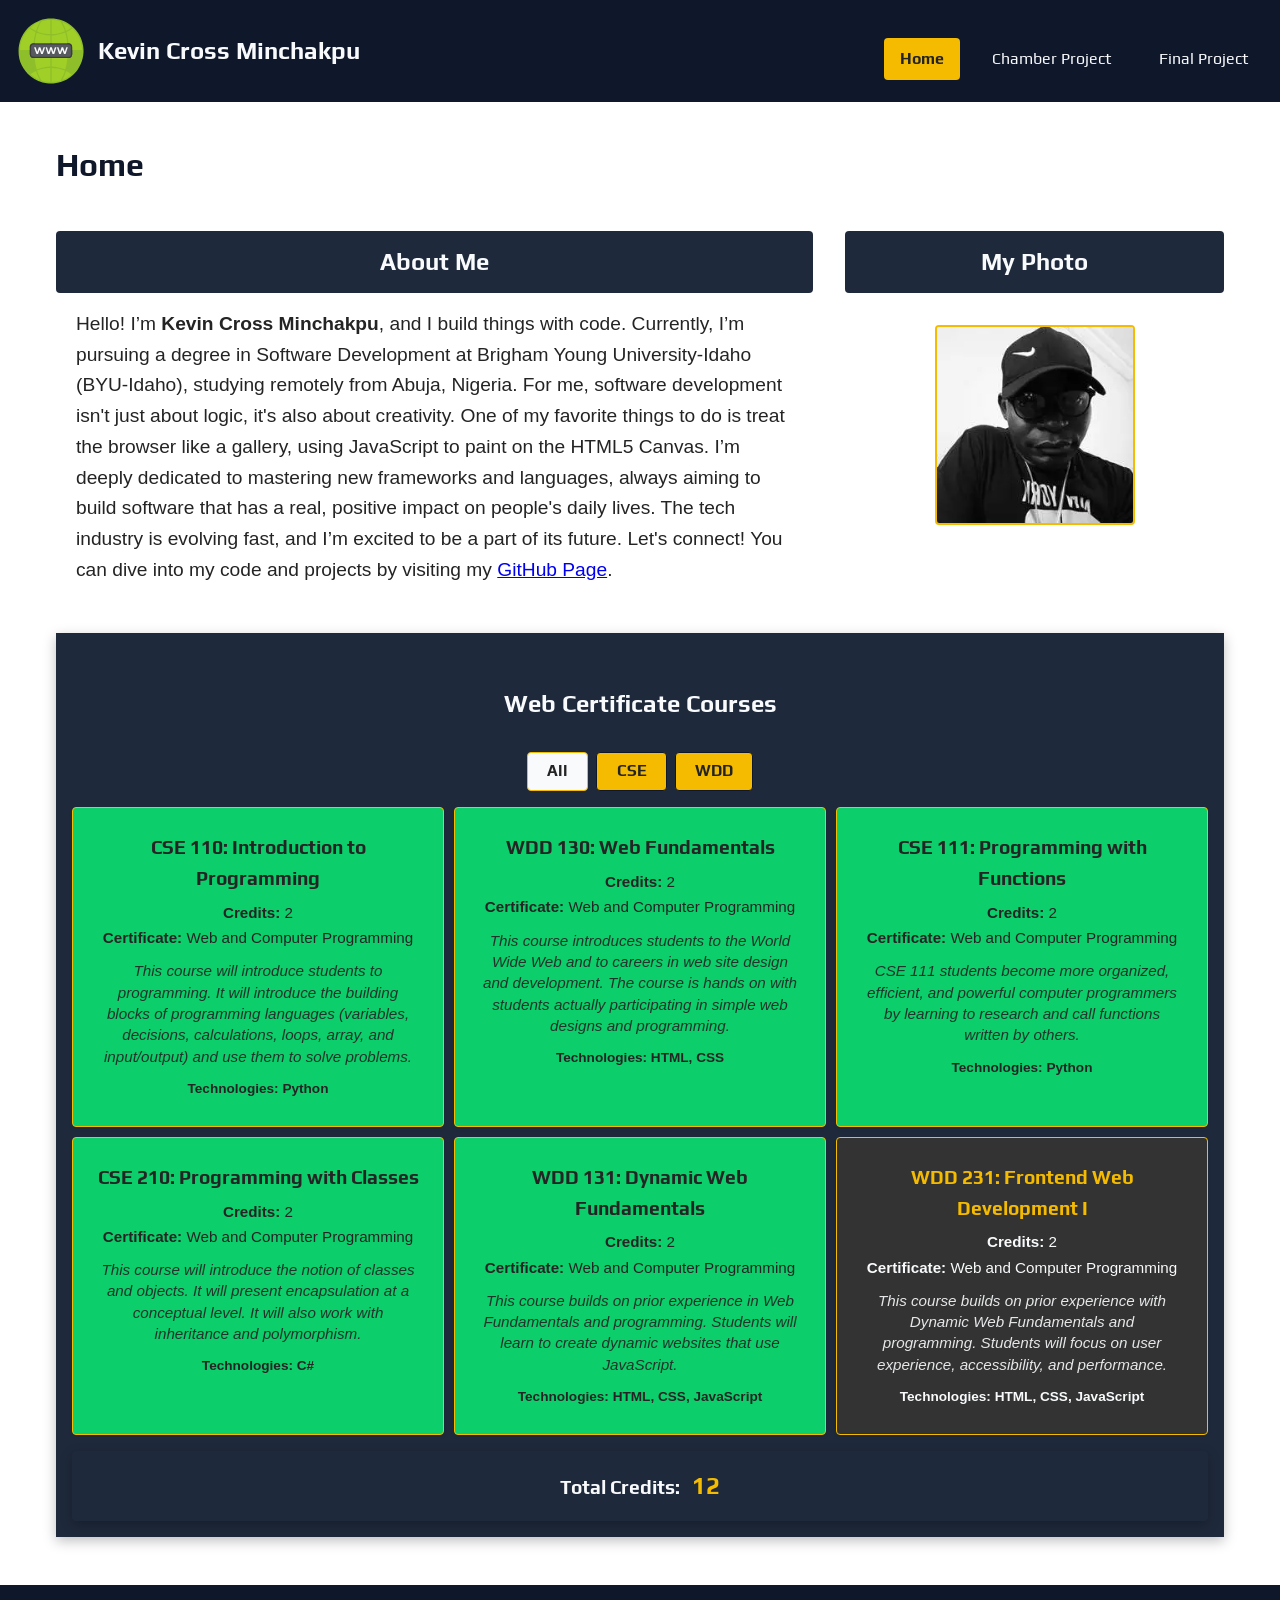
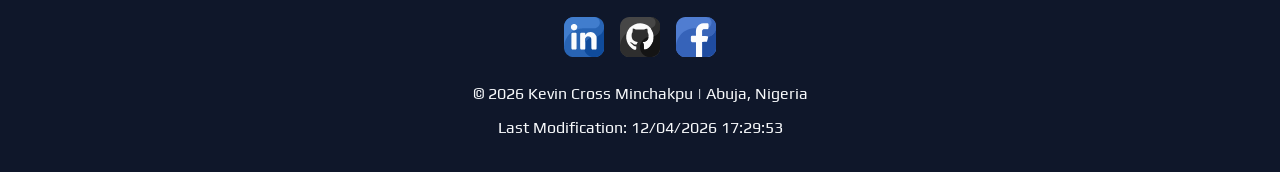
<file: index.html>
<!DOCTYPE html>
<html lang="en">
<head>

    <meta charset="UTF-8">
    <meta name="viewport" content="width=device-width, initial-scale=1.0">

    <title>Kevin Cross Minchakpu | WDD231 Home</title>
    <meta name="description" content="Homepage for the WDD231 Frontend Web Development course featuring student projects, web design assignments, and learning resources.">
    <meta name="author" content="Kevin Cross Minchakpu">

    <meta property="og:title" content="Kevin Cross Minchakpu | WDD231 Home">
    <meta property="og:description" content="Homepage for the WDD231 Frontend Web Development course featuring student projects, web design assignments, and learning resources.">
    <meta property="og:image" content="https://kminchakpu.github.io/wdd231/images/logo.webp">
    <meta property="og:url" content="https://kminchakpu.github.io/wdd231/index.html">
    <meta property="og:type" content="website">

    <link rel="stylesheet" href="styles/normalize.css">
    <link rel="stylesheet" href="styles/small.css">
    <link rel="stylesheet" href="styles/larger.css">

    <link rel="icon" href="images/favicon.ico">

    <link rel="preconnect" href="https://fonts.googleapis.com">
    <link rel="preconnect" href="https://fonts.gstatic.com" crossorigin>
    <link href="https://fonts.googleapis.com/css2?family=Play:wght@400;700&family=Pliant:ital,wght@0,100..900;1,100..900&display=swap" rel="stylesheet">

    <script src="scripts/navigation.js" defer></script>
    <script src="scripts/date.js" defer></script>
    <script src="scripts/course.js" defer></script>

</head>

<body>
<!--Header-->
<header class="site-header">
  <div class="header-top">
    <div class="logo">
      <img src="images/logo.svg" alt="site logo" class="logo-icon">
      <span>Kevin Cross Minchakpu</span>
      <button type="button" id="menu">☰</button>
    </div>
    </div>

  <nav class="main-nav">
    <ul class="navigation">
      <li><a href="index.html" class="active">Home</a></li>
      <li><a href="https://kminchakpu.github.io/wdd231/chamber/">Chamber Project</a></li>
      <li><a href="#">Final Project</a></li>
    </ul>
  </nav>
</header>

<!--Main Section-->
<main>
  <h1>Home</h1>
  <div class="top-container">
    <section class="about">
      <h2>About Me</h2>
      <p>
       Hello! I’m <strong>Kevin Cross Minchakpu</strong>, and I build things with code. Currently, I’m pursuing a degree in Software Development at Brigham Young University-Idaho (BYU-Idaho), studying remotely from Abuja, Nigeria. For me, software development isn't just about logic, it's also about creativity. One of my favorite things to do is treat the browser like a gallery, using JavaScript to paint on the HTML5 Canvas.

        I’m deeply dedicated to mastering new frameworks and languages, always aiming to build software that has a real, positive impact on people's daily lives. The tech industry is evolving fast, and I’m excited to be a part of its future.

        Let's connect! You can dive into my code and projects by visiting my <a href="https://kminchakpu.github.io/wdd231/">GitHub Page</a>.
       
      </p>
    </section>
<section class="photo">
  <h2>My Photo</h2>
  <div class="image-placeholder">
    <img src="images/kevin.webp" alt="Kevin Cross Minchakpu photo">
  </div>
</section>
  </div>

  <section class="courses">
    <h2>Web Certificate Courses</h2>
    <div class="buttons">
      <button type="button" id="btn-all">All</button>
      <button type="button" id="btn-cse">CSE</button>
      <button type="button" id="btn-wdd">WDD</button>
    </div>
    <div id="course-container"></div>
    <p>Total Credits: <span id="total-credits"></span></p>
  </section>
</main>

<!--Footer-->
<footer>
  <div class="social">
    <a href="https://linkedin.com">
  <img src="images/linkedin.svg" alt="LinkedIn social media icon" width="40"></a>
    <a href="https://github.com">
  <img src="images/github.svg" alt="GitHub developer profile icon" width="40"></a>
    <a href="https://facebook.com">
  <img src="images/facebook.svg" alt="Facebook social media icon" width="40"></a>
  </div>
  <p>
    © <span id="year"></span> Kevin Cross Minchakpu | Abuja, Nigeria
  </p>
  <p id="lastModified"></p>
</footer>

</body>
</html>
</file>
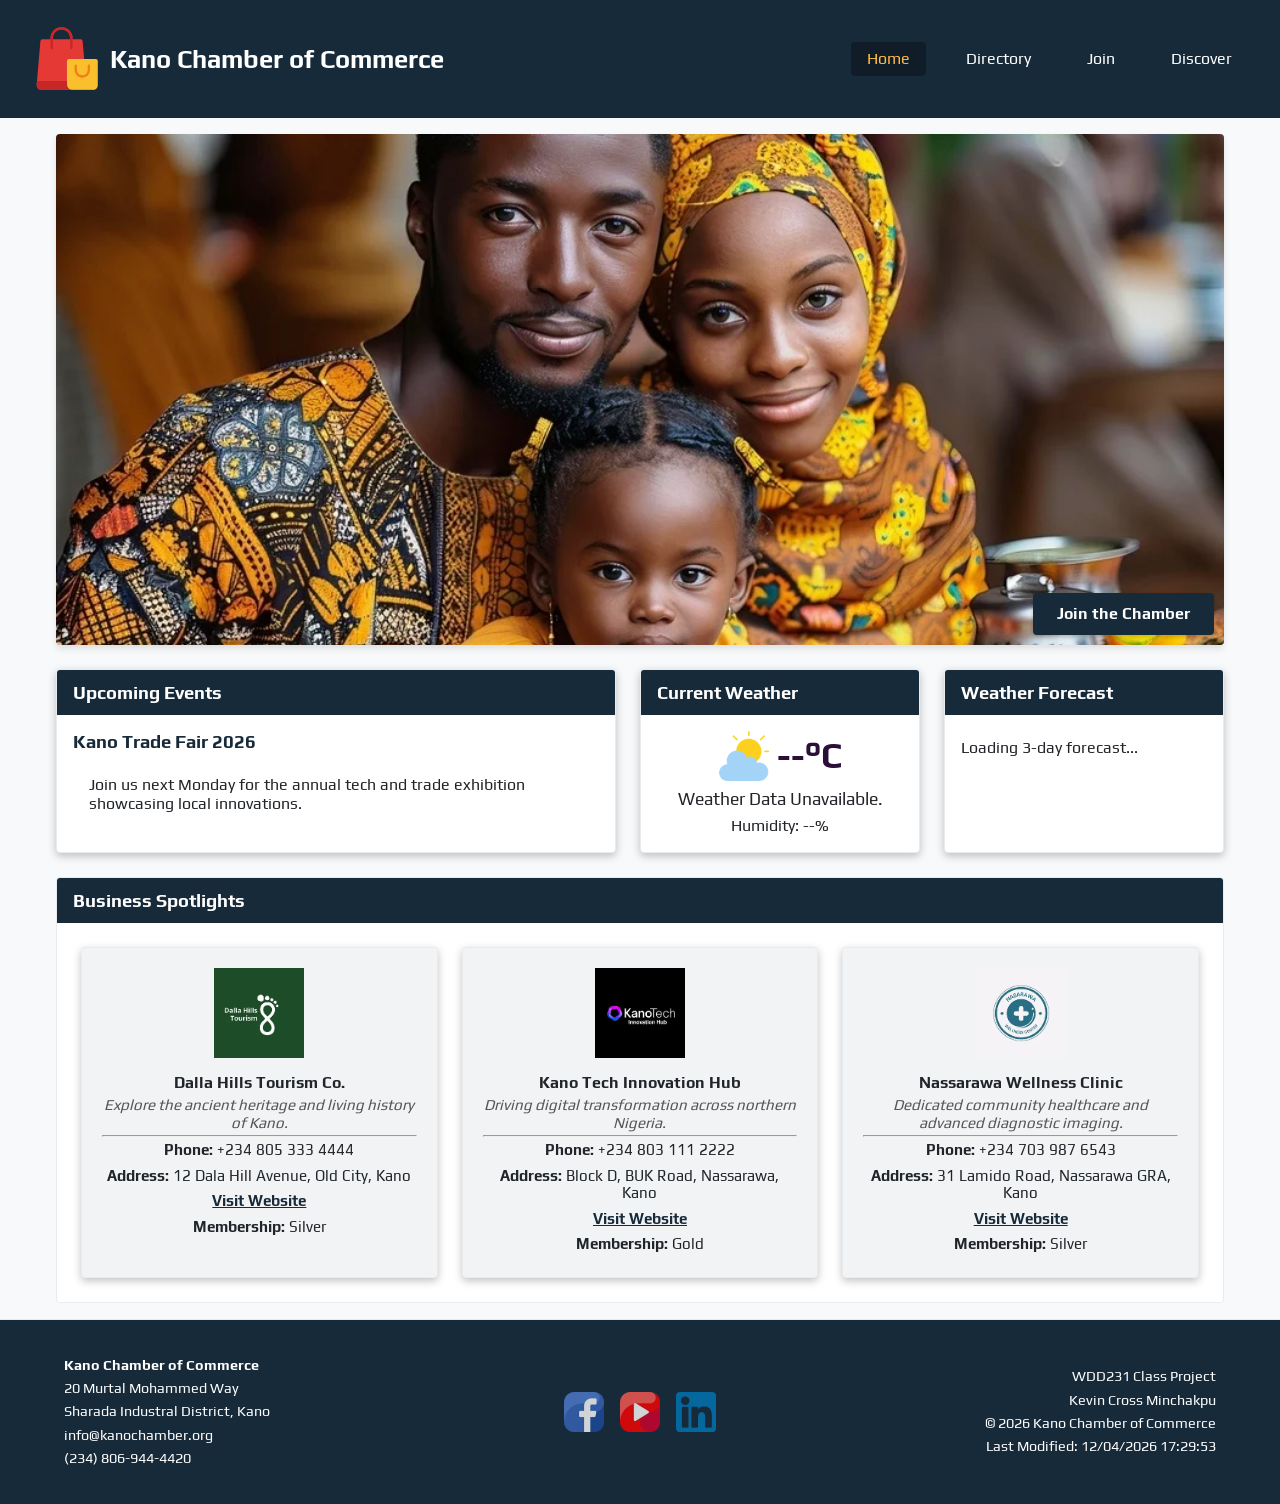
<file: chamber/index.html>
<!DOCTYPE html>
<html lang="en">
<head>
    <meta charset="UTF-8">
    <meta name="viewport" content="width=device-width, initial-scale=1.0">
    <title>Chamber of Commerce - Home</title>
    <meta name="description" content="Business Directory page for the Chamber of Commerce showcasing local businesses and services.">
    <meta name="author" content="Kevin Cross Minchakpu">
    
    <link rel="icon" href="images/favicon.ico" type="image/x-icon">

    <!--Meta Graph-->
    <meta property="og:title" content="Chamber of Commerce Business Directory">
    <meta property="og:description" content="Discover and connect with top local businesses in our Chamber Directory.">
   <meta property="og:image" content="https://kminchakpu.github.io/wdd231/chamber/images/logo.svg">
    <meta property="og:url" content="https://kminchakpu.github.io/wdd231/chamber/directory.html">
    <meta property="og:type" content="website">

    <!--Stylesheets-->
    <link rel="stylesheet" href="styles/normalize.css">
    <link rel="stylesheet" href="styles/small.css">
    <link rel="stylesheet" href="styles/larger.css" media="(min-width: 768px)">

    <!--Google Fonts-->
        <link rel="preconnect" href="https://fonts.googleapis.com">
    <link rel="preconnect" href="https://fonts.gstatic.com" crossorigin>
    <link href="https://fonts.googleapis.com/css2?family=Play:wght@400;700&family=Pliant:ital,wght@0,100..900;1,100..900&display=swap" rel="stylesheet">
    
    <script src="scripts/directory.js" defer></script>
    <script src="scripts/home.js" defer></script>

</head>
<body>
    <header>
        <div class="logo-area">
            <img src="images/logo.svg" alt="Chamber Logo" class="logo">
            <p>Kano Chamber of Commerce</p>
        </div>
        <button type="button" id="menu-toggle" aria-label="Toggle Menu">&#9776;</button>
        <nav id="primary-nav">
            <ul>
                <li><a href="index.html" class="active">Home</a></li>
                <li><a href="directory.html">Directory</a></li>
                <li><a href="join.html">Join</a></li>
                 <li><a href="discover.html">Discover</a></li>
               
            </ul>
        </nav>
    </header>

    <!-- Main content -->
     <main>
    <div class="hero-container">
        <picture>
            <source media="(min-width: 960px)" srcset="images/hero-large.webp">
            <source media="(min-width: 600px)" srcset="images/hero-medium.webp">
            <img src="images/hausa-family.jpg" alt="A Hausa family in traditional attire" class="hero-image" loading="eager">
        </picture>
        <div class="hero-cta-overlay">
            <a href="join.html" class="cta-button">Join the Chamber</a>
        </div>
    </div>

    <div class="info-grid">
        <section class="card events-card">
            <h1>Upcoming Events</h1>
            <div class="event-item">
                <h2>Kano Trade Fair 2026</h2>
                <p>Join us next Monday for the annual tech and trade exhibition showcasing local innovations.</p>
            </div>
        </section>

        <section class="card weather-card">
            <h2>Current Weather</h2>
            <div id="current-weather-content">
                <div class="weather-main">
                    <img id="weather-icon" src="images/cloudy.png" alt="Cloudy" class="weather-icon">
                    <span id="current-temp">--°C</span>
                </div>
                <p id="weather-desc">Loading weather...</p>
                <div class="weather-details">
                    <p>Humidity: <span id="humidity">--</span>%</p>
                </div>
            </div>
        </section>

        <section class="card forecast-card">
            <h2>Weather Forecast</h2>
            <ul id="forecast-list">
                <li>Loading 3-day forecast...</li>
            </ul>
        </section>
    </div>

    <section class="spotlight-section">
        <h2>Business Spotlights</h2>
        <div id="spotlight-container" class="spotlight-grid">
            </div>
    </section>
</main>

<!-- Footer -->
 <footer>
    <div class="footer-contact">
        <p><strong>Kano Chamber of Commerce</strong></p>
        <p>20 Murtal Mohammed Way</p>
        <p>Sharada Industral District, Kano</p>
        <p>info@kanochamber.org</p>
        <p>(234) 806-944-4420</p>
    </div>

    <div class="footer-socials">
        <a href="https://facebook.com" target="_blank" rel="noopener" aria-label="Facebook">
            <img src="images/facebook.webp" alt="Facebook Icon">
        </a>
        <a href="https://youtube.com" target="_blank" rel="noopener" aria-label="YouTube">
            <img src="images/youtube.webp" alt="YouTube Icon">
        </a>
        <a href="https://linkedin.com" target="_blank" rel="noopener" aria-label="LinkedIn">
            <img src="images/linkedin.webp" alt="LinkedIn Icon">
        </a>
    </div>

    <div class="footer-dev">
        <p>WDD231 Class Project</p>
        <p>Kevin Cross Minchakpu</p>
        <p>&copy; <span id="current-year"></span> Kano Chamber of Commerce</p>
        <p id="last-modified"></p>
    </div>
</footer>
</body>
</html>
</file>
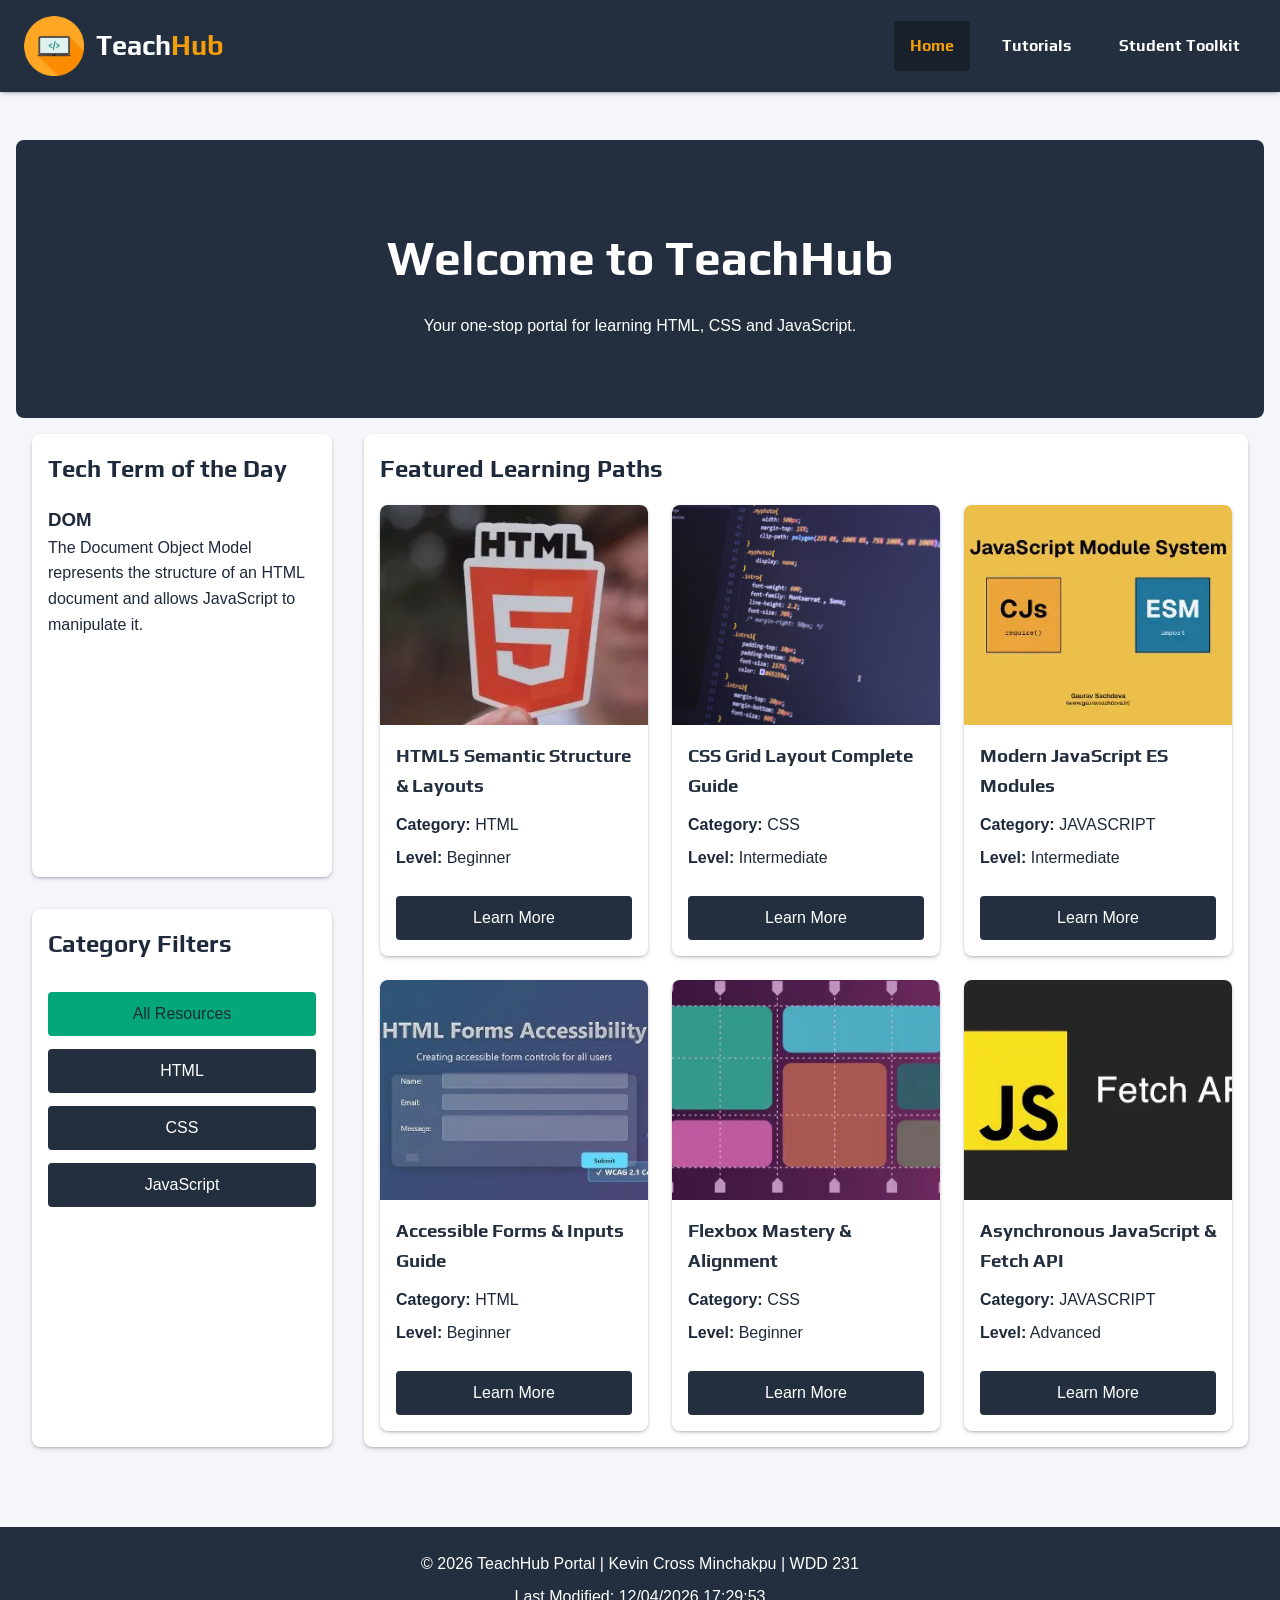
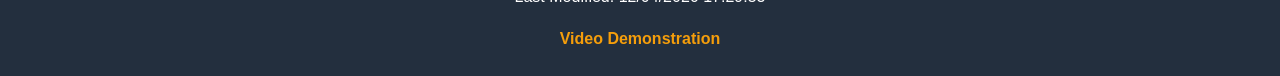
<file: final-project/index.html>
<!DOCTYPE html>
<html lang="en">
<head>
    <meta charset="UTF-8">
    <meta name="viewport" content="width=device-width, initial-scale=1.0">
    <title>TeachHub | Frontend Development Resource Portal</title>
    <meta name="description" content="TeachHub is an open frontend web development resource portal containing tutorials, dynamic tools, and reference guides for students.">
    <meta name="author" content="Kevin Cross Minchakpu">
    
    <link rel="icon" href="images/favicon.ico" type="image/x-icon">

    <!--Meta Graph-->
    <meta property="og:title" content="TechHub | Frontend Development Resource Portal ">
    <meta property="og:description" content="TeachHub is an open frontend web development resource portal containing tutorials, dynamic tools, and reference guides for students.">
   <meta property="og:image" content="https://kminchakpu.github.io/wdd231/final_project/images/logo.webp">
    <meta property="og:url" content="https://kminchakpu.github.io/wdd231/.html">
    <meta property="og:type" content="website">

    <!--Stylesheets-->
    <link rel="stylesheet" href="styles/normalize.css">
    <link rel="stylesheet" href="styles/small.css">
      <link rel="stylesheet" href="styles/medium.css">
    <link rel="stylesheet" href="styles/large.css" media="(min-width: 768px)">

    <!--Google Fonts-->
        <link rel="preconnect" href="https://fonts.googleapis.com">
    <link rel="preconnect" href="https://fonts.gstatic.com" crossorigin>
    <link href="https://fonts.googleapis.com/css2?family=Play:wght@400;700&family=Pliant:ital,wght@0,100..900;1,100..900&display=swap" rel="stylesheet">
    
    
    <script type="module" src="scripts/main.js"></script>

</head>

<body>

<!-- HEADER -->

<header>
    <div class="logo-area">
        <img src="images/logo.webp" alt="TeachHub Logo" class="logo">
        <p>Teach<span>Hub</span></p>
    </div>
    <button type="button" id="menu-toggle" aria-label="Toggle Menu">&#9776;</button>
    <nav id="primary-nav">
        <ul>
            <li><a href="index.html" class="active">Home</a></li>
            <li><a href="tutorials.html">Tutorials</a></li>
            <li><a href="toolkit.html">Student Toolkit</a></li>
        </ul>
    </nav>
</header>

<!-- Main Content -->
<main>
<!-- Hero -->
    <section class="hero">
        <h2>Welcome to TeachHub</h2>
        <p>Your one-stop portal for learning HTML, CSS and JavaScript.</p>
    </section>

    <!-- Home Grid-->
    <section class="home-grid">
        <!-- Tech Term -->
       <div class="tech-term">
          <h2>Tech Term of the Day</h2>
            <div id="term-container">
                <p>Loading term...</p>
            </div>
        </div>

        <!-- Featured Resources -->
        <div class="featured-resources">
            <h2>Featured Learning Paths</h2>
            <div id="featured-cards"></div>
        </div>
        <!-- Category Filters -->
        <div class="category-filter">
            <h2>Category Filters</h2>
            <button type="button" class="filter-btn" data-category="all"> All Resources </button>
            <button type="button" class="filter-btn" data-category="html"> HTML </button>
            <button type="button" class="filter-btn" data-category="css">CSS </button>
            <button type="button" class="filter-btn" data-category="javascript">JavaScript</button>
        </div>
    </section>
</main>
<dialog id="tutorial-modal">
    <div class="modal-content">
        <button type="button"
            id="close-modal"
            class="close-btn">
            &times;
        </button>

        <h2 id="modal-title"></h2>
        <p>
            <strong>Category:</strong>
            <span id="modal-category"></span>
        </p>

        <p>
            <strong>Type:</strong>
            <span id="modal-type"></span>
        </p>

        <p>
            <strong>Difficulty:</strong>
            <span id="modal-level"></span>
        </p>

        <p>
            <strong>Estimated Time:</strong>
            <span id="modal-duration"></span>
        </p>

        <p id="modal-description"></p>
        <h3>Topics Covered</h3>
        <ul id="modal-topics"></ul>
        <a
            id="modal-resource"
            target="_blank"
            rel="noopener">
            Read the Lesson
        </a>
    </div>

</dialog>
<!-- Footer -->
<footer>
   <p>&copy; <span id="current-year"></span> TeachHub Portal | Kevin Cross Minchakpu | WDD 231 </p>
   <p>Last Modified: <span id="last-modified"></span></p>
   <p><a class="video-demo" href="#" target="_blank" rel="noopener">Video Demonstration</a></p>
</footer>
</body>
</html>
</file>
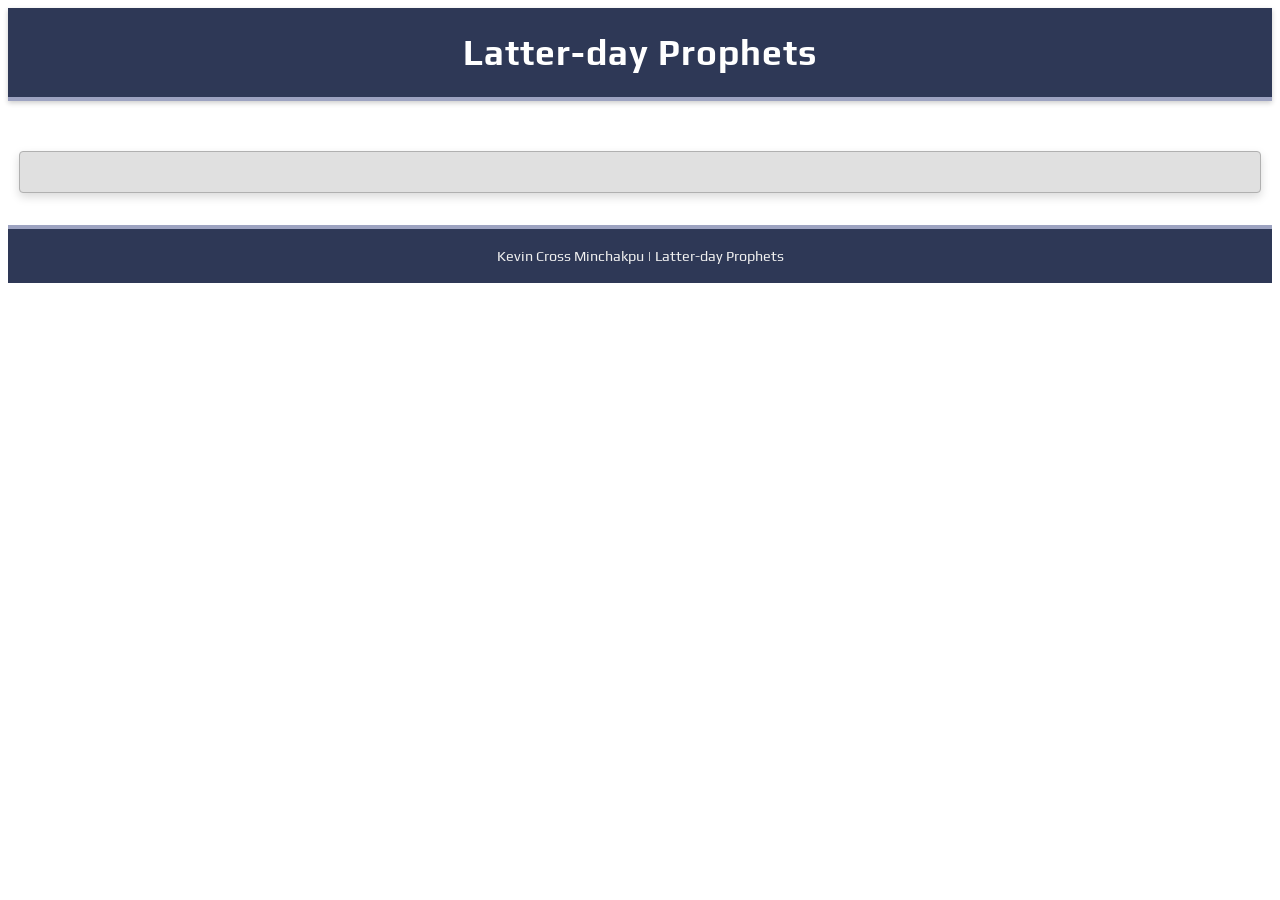
<file: prophets.html>
<!DOCTYPE html>
<html lang="en">
<head>
    <meta charset="UTF-8">
    <meta name="viewport" content="width=device-width, initial-scale=1.0">
    <title>Latter-day Saints Prophets</title>
    <link rel="stylesheet" href="styles/prophets.css">

    <link rel="preconnect" href="https://fonts.googleapis.com">
    <link rel="preconnect" href="https://fonts.gstatic.com" crossorigin>
    <link href="https://fonts.googleapis.com/css2?family=Play:wght@400;700&family=Pliant:ital,wght@0,100..900;1,100..900&display=swap" rel="stylesheet">

    <script src="scripts/prophets.js" defer></script>
</head>
<body>
<header>
  <h1>Latter-day Prophets</h1>
</header>
<main>
  <div id="cards"></div>
</main>
<footer>
  Kevin Cross Minchakpu | Latter-day Prophets
</footer>
</body>
</html>
</file>
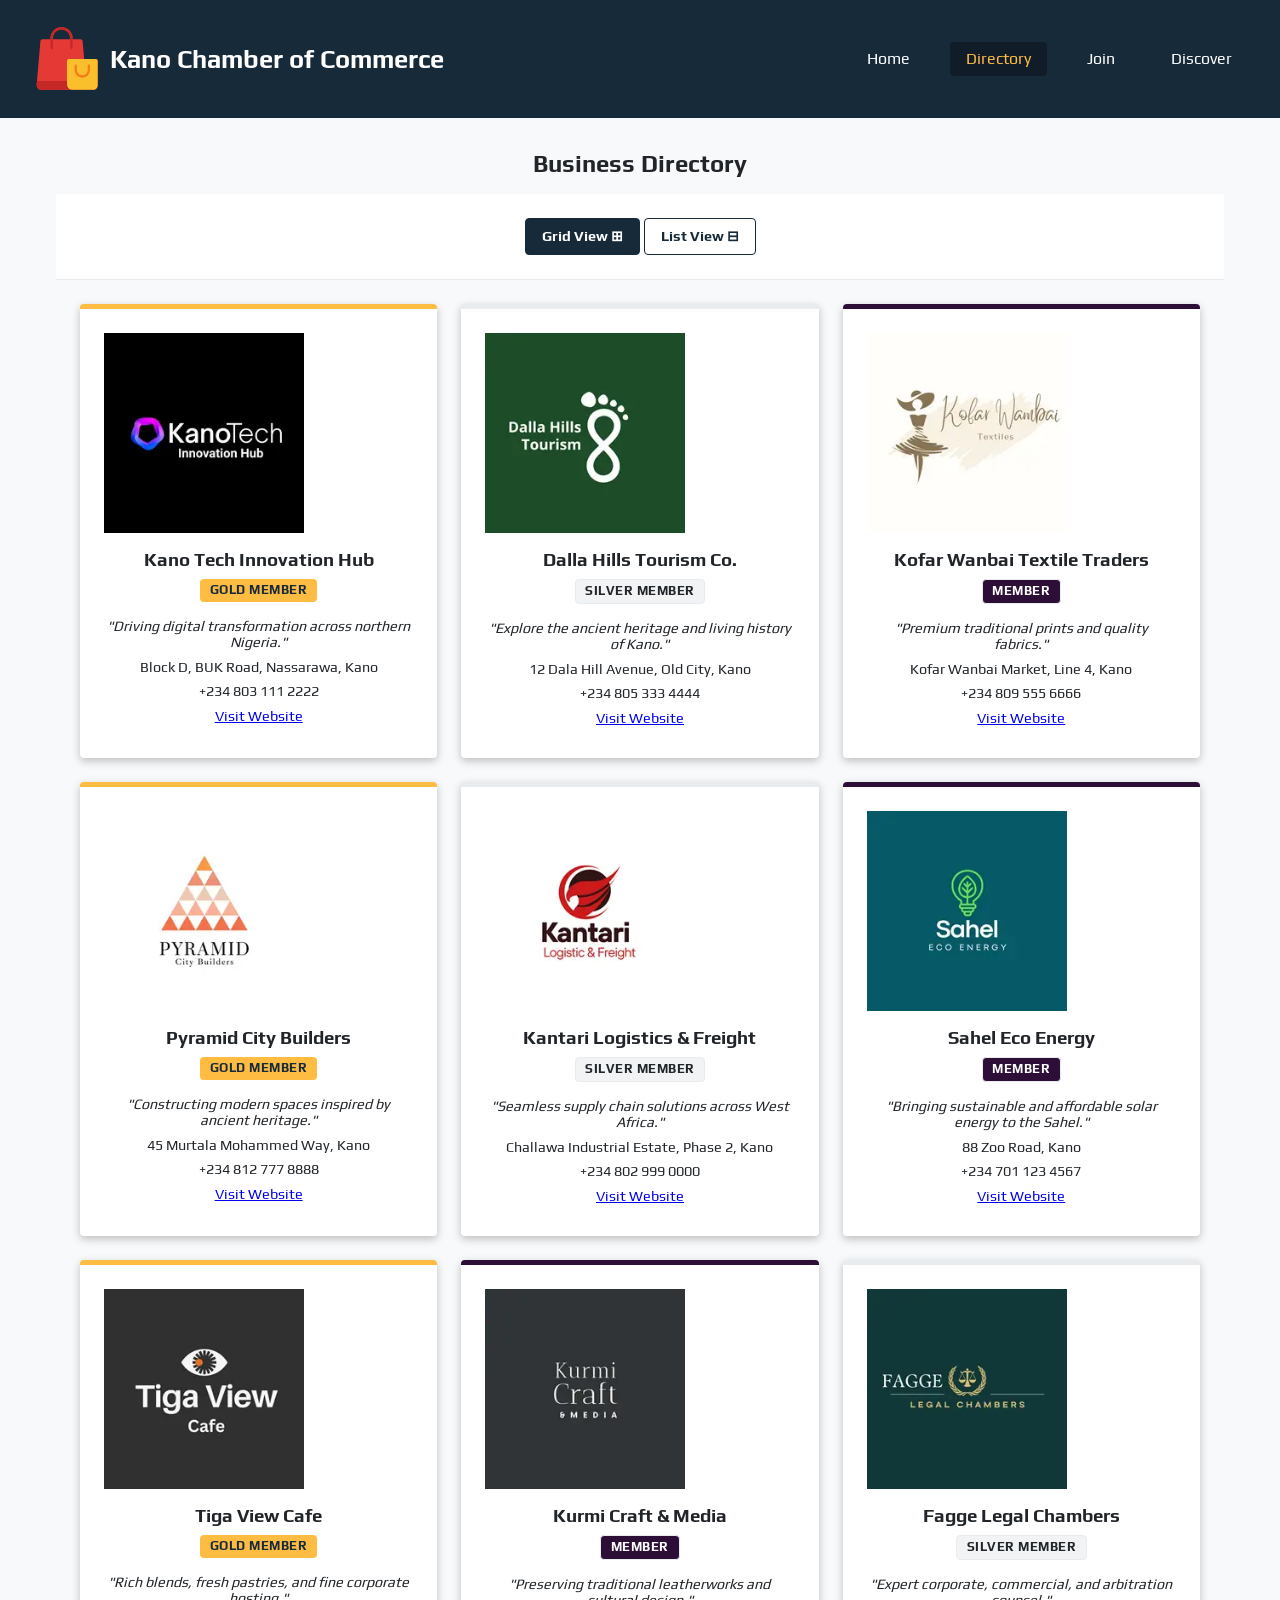
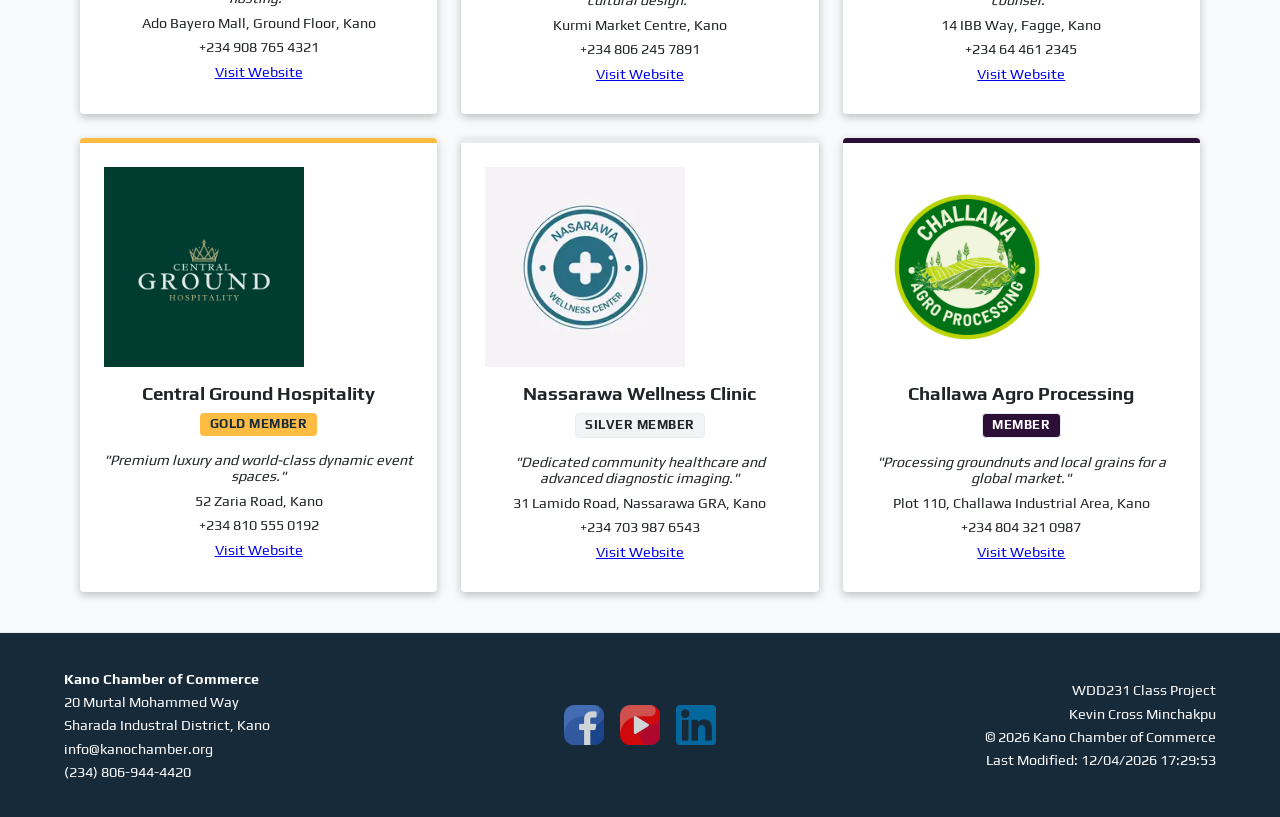
<file: chamber/directory.html>
<!DOCTYPE html>
<html lang="en">
<head>
    <meta charset="UTF-8">
    <meta name="viewport" content="width=device-width, initial-scale=1.0">
    <title>Chamber of Commerce - Directory</title>
    <meta name="description" content="Business Directory page for the Chamber of Commerce showcasing local businesses and services.">
    <meta name="author" content="Kevin Cross Minchakpu">
    
    <link rel="icon" href="images/favicon.ico" type="image/x-icon">

    <!--Meta Graph-->
    <meta property="og:title" content="Chamber of Commerce Business Directory">
    <meta property="og:description" content="Discover and connect with top local businesses in our Chamber Directory.">
   <meta property="og:image" content="https://kminchakpu.github.io/wdd231/chamber/images/logo.svg">
    <meta property="og:url" content="https://kminchakpu.github.io/wdd231/chamber/directory.html">
    <meta property="og:type" content="website">

    <!--Stylesheets-->
    <link rel="stylesheet" href="styles/normalize.css">
    <link rel="stylesheet" href="styles/small.css">
    <link rel="stylesheet" href="styles/larger.css" media="(min-width: 768px)">

    <!--Google Fonts-->
        <link rel="preconnect" href="https://fonts.googleapis.com">
    <link rel="preconnect" href="https://fonts.gstatic.com" crossorigin>
    <link href="https://fonts.googleapis.com/css2?family=Play:wght@400;700&family=Pliant:ital,wght@0,100..900;1,100..900&display=swap" rel="stylesheet">
    
    <script src="scripts/directory.js" defer></script>
</head>
<body>
    <header>
        <div class="logo-area">
            <img src="images/logo.svg" alt="Chamber Logo" class="logo">
            <p>Kano Chamber of Commerce</p>
        </div>
        <button type="button" id="menu-toggle" aria-label="Toggle Menu">&#9776;</button>
        <nav id="primary-nav">
            <ul>
                <li><a href="index.html">Home</a></li>
                <li><a href="directory.html" class="active">Directory</a></li>
                <li><a href="join.html">Join</a></li>
                <li><a href="discover.html">Discover</a></li>
                
            </ul>
        </nav>
    </header>

    <main>
         <h1 class="dirheader">Business Directory</h1>
        <section class="directory-controls">
           <div class="toggle-buttons">
                <button type="button" id="grid-view-btn" class="active" aria-label="Grid View">Grid View ⊞</button>
                <button type="button" id="list-view-btn" aria-label="List View">List View ⊟</button>
            </div>
        </section>

        <article id="directory-container" class="grid-view"></article>
    </main>

<footer>
    <div class="footer-contact">
        <p><strong>Kano Chamber of Commerce</strong></p>
        <p>20 Murtal Mohammed Way</p>
        <p>Sharada Industral District, Kano</p>
        <p>info@kanochamber.org</p>
        <p>(234) 806-944-4420</p>
    </div>

    <div class="footer-socials">
        <a href="https://facebook.com" target="_blank" rel="noopener" aria-label="Facebook">
            <img src="images/facebook.webp" alt="Facebook Icon">
        </a>
        <a href="https://youtube.com" target="_blank" rel="noopener" aria-label="YouTube">
            <img src="images/youtube.webp" alt="YouTube Icon">
        </a>
        <a href="https://linkedin.com" target="_blank" rel="noopener" aria-label="LinkedIn">
            <img src="images/linkedin.webp" alt="LinkedIn Icon">
        </a>
    </div>

    <div class="footer-dev">
        <p>WDD231 Class Project</p>
        <p>Kevin Cross Minchakpu</p>
        <p>&copy; <span id="current-year"></span> Kano Chamber of Commerce</p>
        <p id="last-modified"></p>
    </div>
</footer>
</body>
</html>
</file>
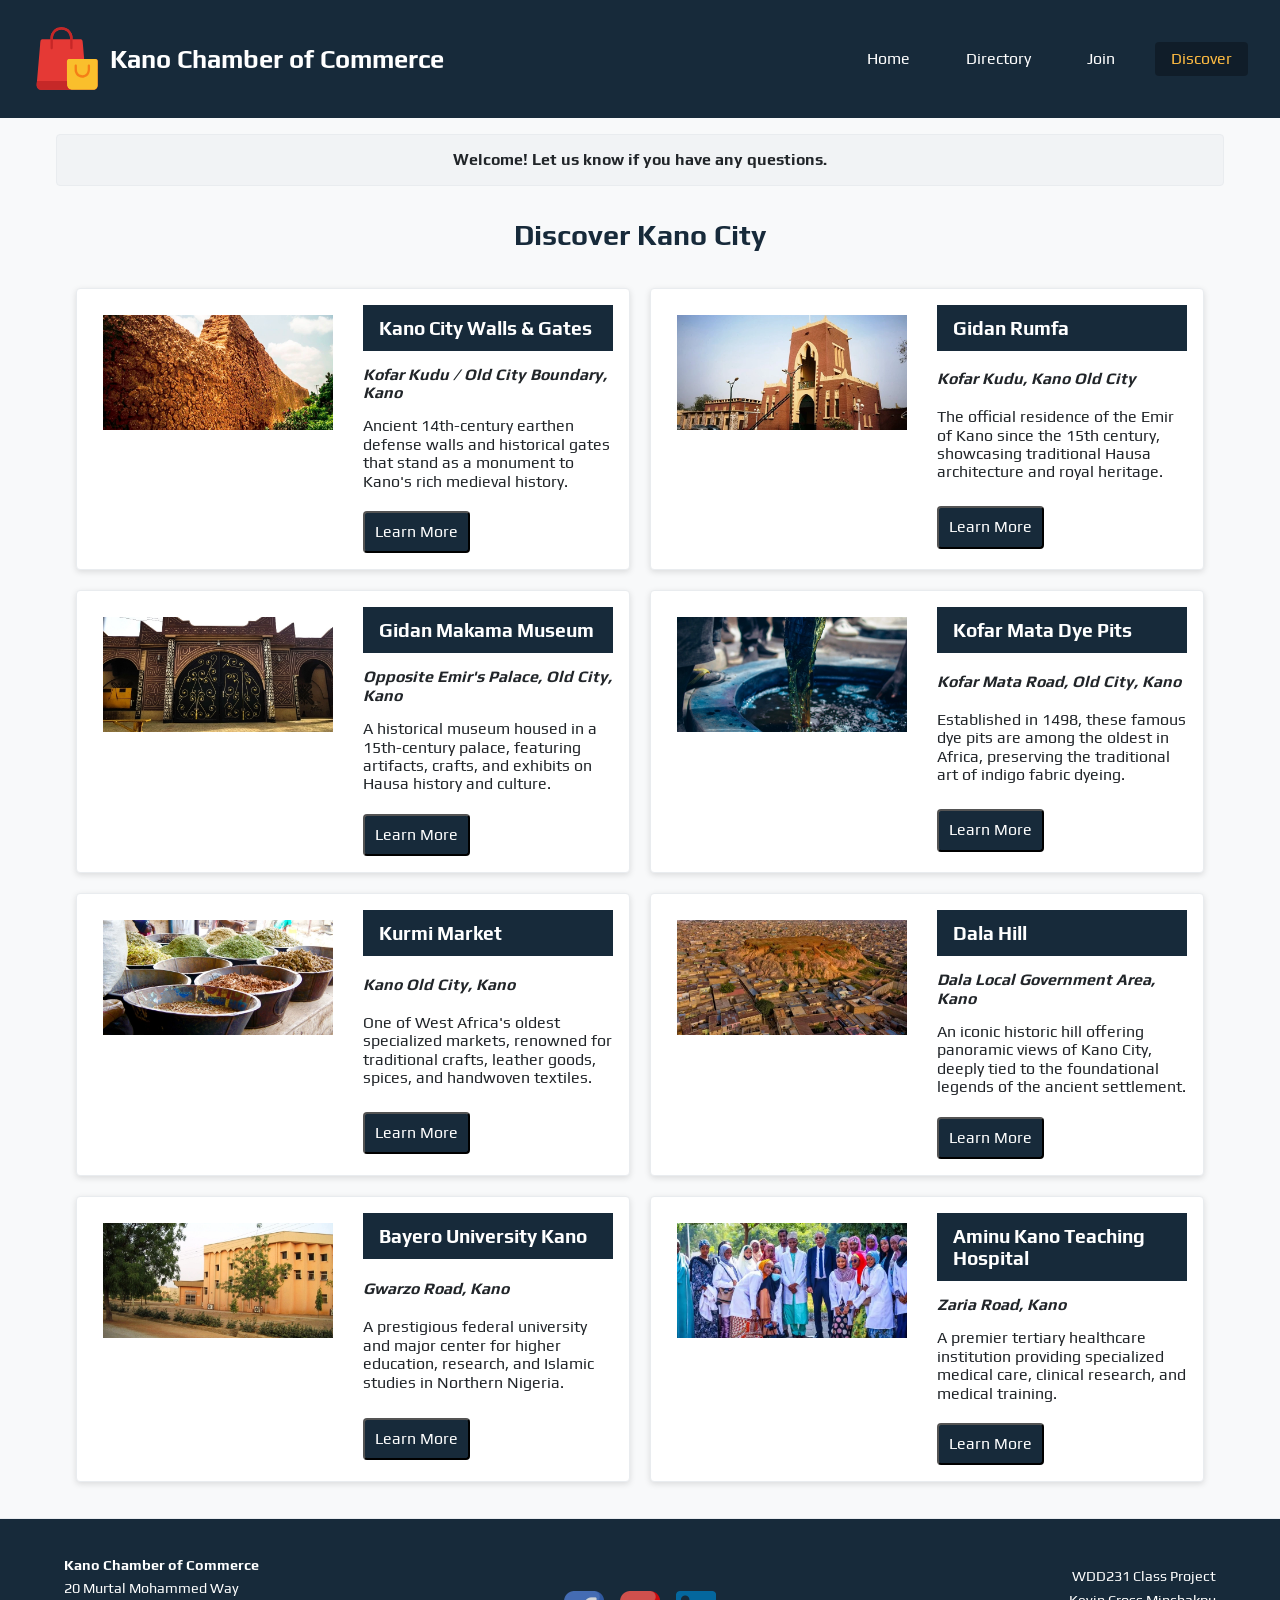
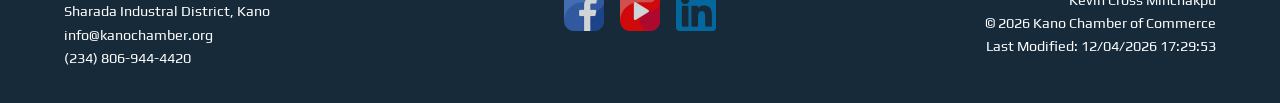
<file: chamber/discover.html>
<!DOCTYPE html>
<html lang="en">
<head>
    <meta charset="UTF-8">
    <meta name="viewport" content="width=device-width, initial-scale=1.0">
    <title>Chamber of Commerce - Discover Kano</title>
    <meta name="description" content="Discover the sight and sound that makes the majesty of the ancient city of Kano">
    <meta name="author" content="Kevin Cross Minchakpu">
    
    <link rel="icon" href="images/favicon.ico" type="image/x-icon">

    <!--Meta Graph-->
    <meta property="og:title" content="Chamber of Commerce - Join">
    <meta property="og:description" content="Discover the sight and sound of the ancient city of Kano">
   <meta property="og:image" content="https://kminchakpu.github.io/wdd231/chamber/images/logo.svg">
    <meta property="og:url" content="https://kminchakpu.github.io/wdd231/chamber/discover.html">
    <meta property="og:type" content="website">

    <!--Stylesheets-->
    <link rel="stylesheet" href="styles/normalize.css">
    <link rel="stylesheet" href="styles/small.css">
    <link rel="stylesheet" href="styles/medium.css">
    <link rel="stylesheet" href="styles/larger.css" media="(min-width: 768px)">

    <!--Google Fonts-->
        <link rel="preconnect" href="https://fonts.googleapis.com">
    <link rel="preconnect" href="https://fonts.gstatic.com" crossorigin>
    <link href="https://fonts.googleapis.com/css2?family=Play:wght@400;700&family=Pliant:ital,wght@0,100..900;1,100..900&display=swap" rel="stylesheet">
    
   <script src="scripts/discover.js" type="module"></script>
</head>
<body>
    <!--Header-->
    <header>
        <div class="logo-area">
            <img src="images/logo.svg" alt="Chamber Logo" class="logo">
            <p>Kano Chamber of Commerce</p>
        </div>
        <button type="button" id="menu-toggle" aria-label="Toggle Menu">&#9776;</button>
        <nav id="primary-nav">
            <ul>
                <li><a href="index.html">Home</a></li>
                <li><a href="directory.html">Directory</a></li>
                <li><a href="join.html">Join</a></li>
                <li><a href="discover.html" class="active">Discover</a></li>
                
            </ul>
        </nav>
    </header>
    <!--Main-->
        <main>
        <div id="visitor-message" class="visitor-banner"></div>
         <h1 class="discover-title">Discover Kano City</h1>
        <section class="discover-grid"></section>
        </main>

    <!--Footer-->
    <footer>
    <div class="footer-contact">
        <p><strong>Kano Chamber of Commerce</strong></p>
        <p>20 Murtal Mohammed Way</p>
        <p>Sharada Industral District, Kano</p>
        <p>info@kanochamber.org</p>
        <p>(234) 806-944-4420</p>
    </div>

    <div class="footer-socials">
        <a href="https://facebook.com" target="_blank" rel="noopener" aria-label="Facebook">
            <img src="images/facebook.webp" alt="Facebook Icon">
        </a>
        <a href="https://youtube.com" target="_blank" rel="noopener" aria-label="YouTube">
            <img src="images/youtube.webp" alt="YouTube Icon">
        </a>
        <a href="https://linkedin.com" target="_blank" rel="noopener" aria-label="LinkedIn">
            <img src="images/linkedin.webp" alt="LinkedIn Icon">
        </a>
    </div>

    <div class="footer-dev">
        <p>WDD231 Class Project</p>
        <p>Kevin Cross Minchakpu</p>
        <p>&copy; <span id="current-year"></span> Kano Chamber of Commerce</p>
        <p id="last-modified"></p>
    </div>
</footer>
</body>
</html>
</file>
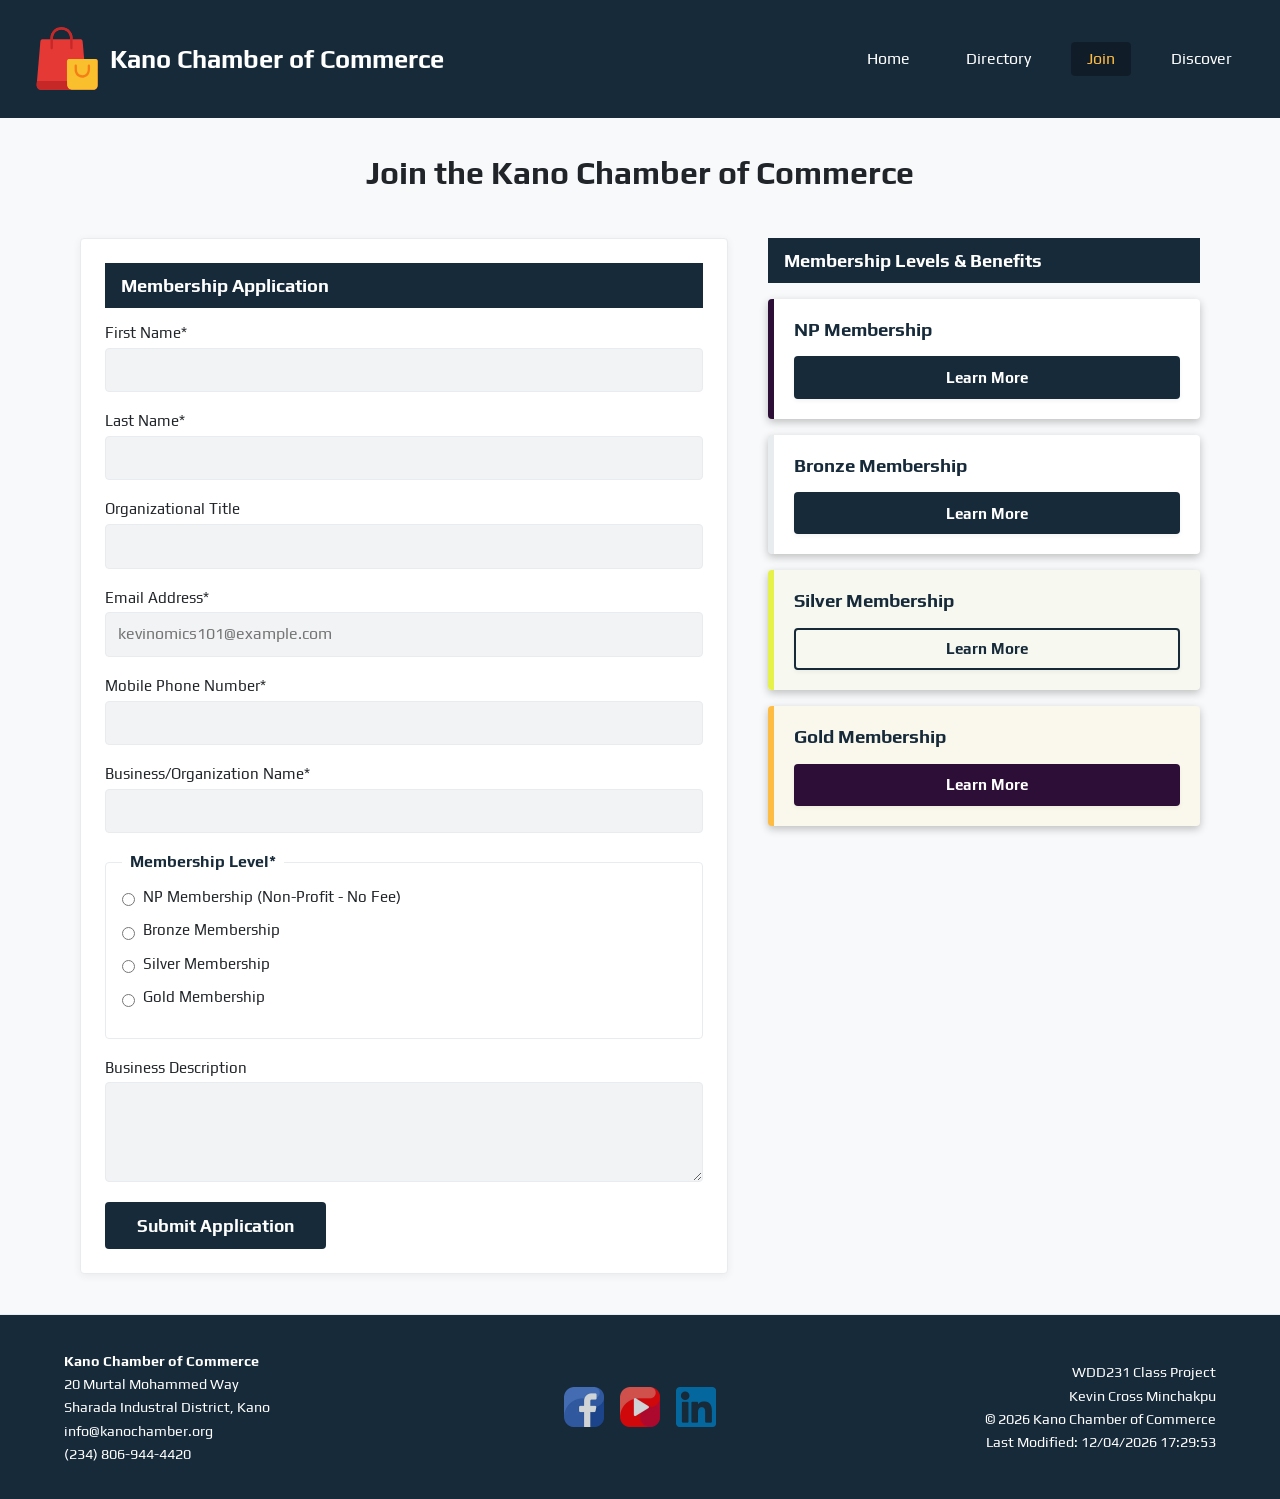
<file: chamber/join.html>
<!DOCTYPE html>
<html lang="en">
<head>
    <meta charset="UTF-8">
    <meta name="viewport" content="width=device-width, initial-scale=1.0">
    <title>Chamber of Commerce - Join</title>
    <meta name="description" content="Join the Kano Chamber of Commerce to connect with local businesses and services.">
    <meta name="author" content="Kevin Cross Minchakpu">
    
    <link rel="icon" href="images/favicon.ico" type="image/x-icon">

    <!--Meta Graph-->
    <meta property="og:title" content="Chamber of Commerce - Join">
    <meta property="og:description" content="Join the Kano Chamber of Commerce to connect with local businesses and services.">
   <meta property="og:image" content="https://kminchakpu.github.io/wdd231/chamber/images/logo.svg">
    <meta property="og:url" content="https://kminchakpu.github.io/wdd231/chamber/join.html">
    <meta property="og:type" content="website">

    <!--Stylesheets-->
    <link rel="stylesheet" href="styles/normalize.css">
    <link rel="stylesheet" href="styles/small.css">
    <link rel="stylesheet" href="styles/larger.css" media="(min-width: 768px)">

    <!--Google Fonts-->
        <link rel="preconnect" href="https://fonts.googleapis.com">
    <link rel="preconnect" href="https://fonts.gstatic.com" crossorigin>
    <link href="https://fonts.googleapis.com/css2?family=Play:wght@400;700&family=Pliant:ital,wght@0,100..900;1,100..900&display=swap" rel="stylesheet">
    
    <script src="scripts/join.js" defer></script>
</head>
<body>
    <header>
        <div class="logo-area">
            <img src="images/logo.svg" alt="Chamber Logo" class="logo">
            <p>Kano Chamber of Commerce</p>
        </div>
        <button type="button" id="menu-toggle" aria-label="Toggle Menu">&#9776;</button>
        <nav id="primary-nav">
            <ul>
                <li><a href="index.html">Home</a></li>
                <li><a href="directory.html">Directory</a></li>
                <li><a href="join.html" class="active">Join</a></li>
                <li><a href="discover.html">Discover</a></li>
               
            </ul>
        </nav>
    </header>
<main>
    <h1 class="join-heading">Join the Kano Chamber of Commerce</h1>
    <div class="join-container">
         <!-- Membership Application Form -->
        <section class="form-section">
            <h2>Membership Application</h2>
            <form method="get" action="thankyou.html" id="membership-form">
                
                <label title="Applicant's First Name">
                    <span>First Name*</span>
                    <input type="text" name="firstname" id="firstname" autocomplete="given-name" title="Enter your first name" required>
                </label>

                <label title="Applicant's Last Name">
                    <span>Last Name*</span>
                    <input type="text" name="lastname" id="lastname" autocomplete="family-name" title="Enter your last name" required>
                </label>

                <label title="Organizational Title (Alpha, hyphens, spaces only. Min 7 characters)">
                    <span>Organizational Title</span>
                    <input type="text" name="orgtitle" id="orgtitle" autocomplete="organization-title" 
                           pattern="[A-Za-z\s\-]{7,}" 
                           title="Must be at least 7 characters and contain only letters, spaces, or hyphens.">
                </label>

                <label title="Applicant's Email Address">
                    <span>Email Address*</span>
                    <input type="email" name="email" id="email" autocomplete="email" placeholder="kevinomics101@example.com" title="Enter your email address" required>
                </label>

                <label title="Applicant's Mobile Phone Number">
                    <span>Mobile Phone Number*</span>
                    <input type="tel" name="phone" id="phone" autocomplete="tel" title="Enter your mobile phone number" required>
                </label>

                <label title="Business or Organization Name">
                    <span>Business/Organization Name*</span>
                    <input type="text" name="orgname" id="orgname" autocomplete="organization" title="Enter your business or organization name" required>
                </label>

                <fieldset>
                    <legend>Membership Level*</legend>
                    <label class="radio-label" title="Non-Profit Membership">
                        <input type="radio" name="membership-level" value="np" required>
                        <span>NP Membership (Non-Profit - No Fee)</span>
                    </label>
                    <label class="radio-label" title="Bronze Membership">
                        <input type="radio" name="membership-level" value="bronze">
                        <span>Bronze Membership</span>
                    </label>
                    <label class="radio-label" title="Silver Membership">
                        <input type="radio" name="membership-level" value="silver">
                        <span>Silver Membership</span>
                    </label>
                    <label class="radio-label" title="Gold Membership">
                        <input type="radio" name="membership-level" value="gold">
                        <span>Gold Membership</span>
                    </label>
                </fieldset>

                <label title="Business or Organization Description">
                    <span>Business Description</span>
                    <textarea name="description" id="description" rows="4" title="Describe your business or organization"></textarea>
                </label>

                <!-- Hidden Timestamp Field -->
                <input type="hidden" name="timestamp" id="form-timestamp">

                <input type="submit" value="Submit Application" class="submit-btn">
            </form>
        </section>

        <!-- Membership Level Information Cards -->
        <section class="cards-section">
            <h2>Membership Levels & Benefits</h2>
            <div class="cards-grid">
                <div class="membership-card np-card">
                    <h3>NP Membership</h3>
                    <button type="button" class="open-modal-btn" data-modal="modal-np">Learn More</button>
                </div>
                <div class="membership-card bronze-card" >
                    <h3>Bronze Membership</h3>
                    <button type="button" class="open-modal-btn" data-modal="modal-bronze">Learn More</button>
                </div>
                <div class="membership-card silver-card" >
                    <h3>Silver Membership</h3>
                    <button type="button" class="open-modal-btn" data-modal="modal-silver">Learn More</button>
                </div>
                <div class="membership-card gold-card">
                    <h3>Gold Membership</h3>
                    <button type="button" class="open-modal-btn" data-modal="modal-gold">Learn More</button>
                </div>
            </div>
        </section>
    </div>
    </main>

    <!-- Modals (Using HTML5 dialog elements for ideal keyboard trapping/accessibility) -->
    <dialog id="modal-np" class="membership-modal">
        <div class="modal-content">
            <button type="button" class="close-modal-btn" aria-label="Close modal">&times;</button>
            <h3>NP Membership Details</h3>
            <p class="cost">Cost: &#8358;0 / year</p>
            <ul>
                <li>Free listing in the basic public chamber directory.</li>
                <li>Access to monthly networking mixers.</li>
                <li>Standard training resource access.</li>
            </ul>
        </div>
    </dialog>

    <dialog id="modal-bronze" class="membership-modal">
        <div class="modal-content">
            <button type="button" class="close-modal-btn" aria-label="Close modal">&times;</button>
            <h3>Bronze Membership Details</h3>
            <p class="cost">Cost: &#8358;150, 000 / year</p>
            <ul>
                <li>Standard directory profile with a business logo link.</li>
                <li>10% discount on chamber training and seminar entry fees.</li>
                <li>Access to regional B2B networking hubs.</li>
            </ul>
        </div>
    </dialog>

    <dialog id="modal-silver" class="membership-modal">
        <div class="modal-content">
            <button type="button" class="close-modal-btn" aria-label="Close modal">&times;</button>
            <h3>Silver Membership Details</h3>
            <p class="cost">Cost: &#8358;300, 000 / year</p>
            <ul>
                <li>Priority listing tier within the membership directory.</li>
                <li>25% discount on event admissions and banner ads.</li>
                <li>1 annual spotlight position feature on the main homepage.</li>
                <li>Invitations to exclusive civic policy roundtables.</li>
            </ul>
        </div>
    </dialog>

    <dialog id="modal-gold" class="membership-modal">
        <div class="modal-content">
            <button type="button" class="close-modal-btn" aria-label="Close modal">&times;</button>
            <h3>Gold Membership Details</h3>
            <p class="cost">Cost: &#8358;500, 000 / year</p>
            <ul>
                <li>Top-tier permanent feature positioning on search pages.</li>
                <li>Free entry to all standard chamber events and training courses.</li>
                <li>Continuous rolling homepage spotlight features.</li>
                <li>Private consultations with regional development boards.</li>
            </ul>
        </div>
    </dialog>

<footer>
    <div class="footer-contact">
        <p><strong>Kano Chamber of Commerce</strong></p>
        <p>20 Murtal Mohammed Way</p>
        <p>Sharada Industral District, Kano</p>
        <p>info@kanochamber.org</p>
        <p>(234) 806-944-4420</p>
    </div>

    <div class="footer-socials">
        <a href="https://facebook.com" target="_blank" rel="noopener" aria-label="Facebook">
            <img src="images/facebook.webp" alt="Facebook Icon">
        </a>
        <a href="https://youtube.com" target="_blank" rel="noopener" aria-label="YouTube">
            <img src="images/youtube.webp" alt="YouTube Icon">
        </a>
        <a href="https://linkedin.com" target="_blank" rel="noopener" aria-label="LinkedIn">
            <img src="images/linkedin.webp" alt="LinkedIn Icon">
        </a>
    </div>

    <div class="footer-dev">
        <p>WDD231 Class Project</p>
        <p>Kevin Cross Minchakpu</p>
        <p>&copy; <span id="current-year"></span> Kano Chamber of Commerce</p>
        <p id="last-modified"></p>
    </div>
</footer>
</body>
</html>
</file>
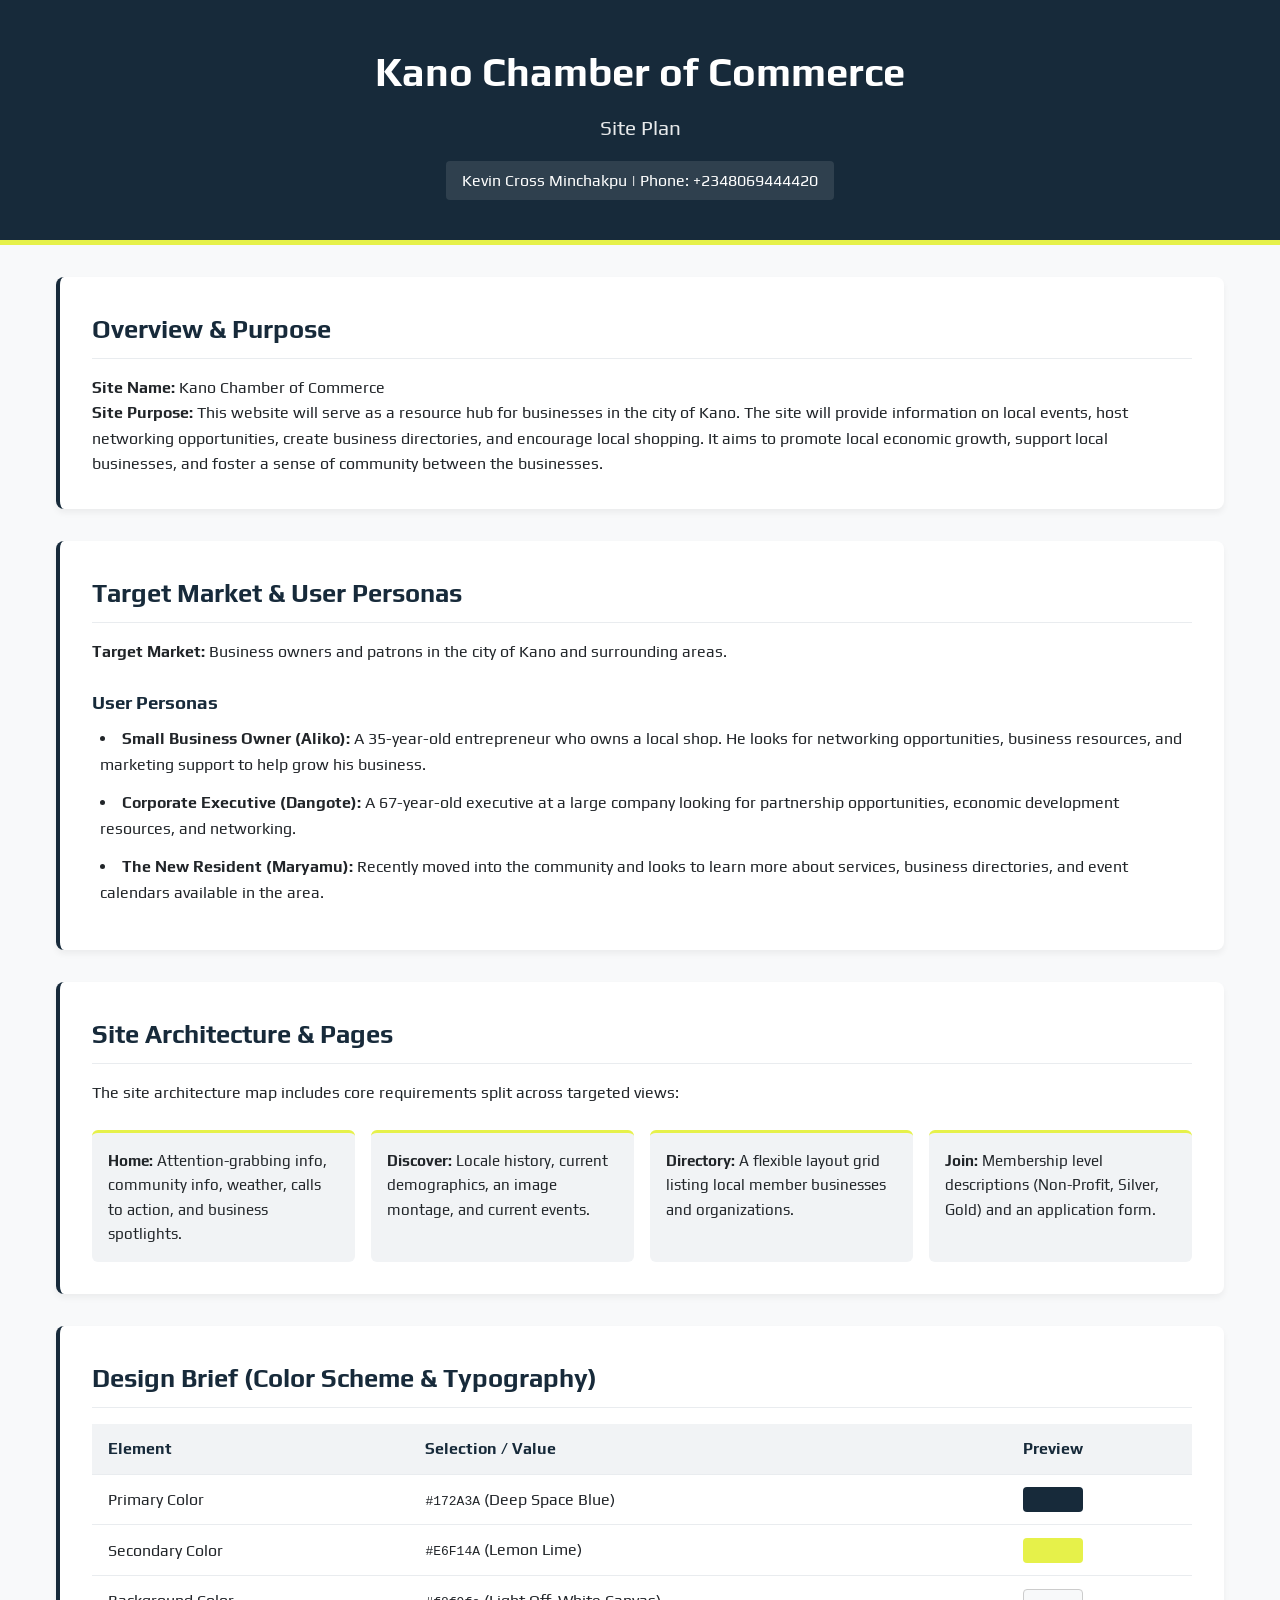
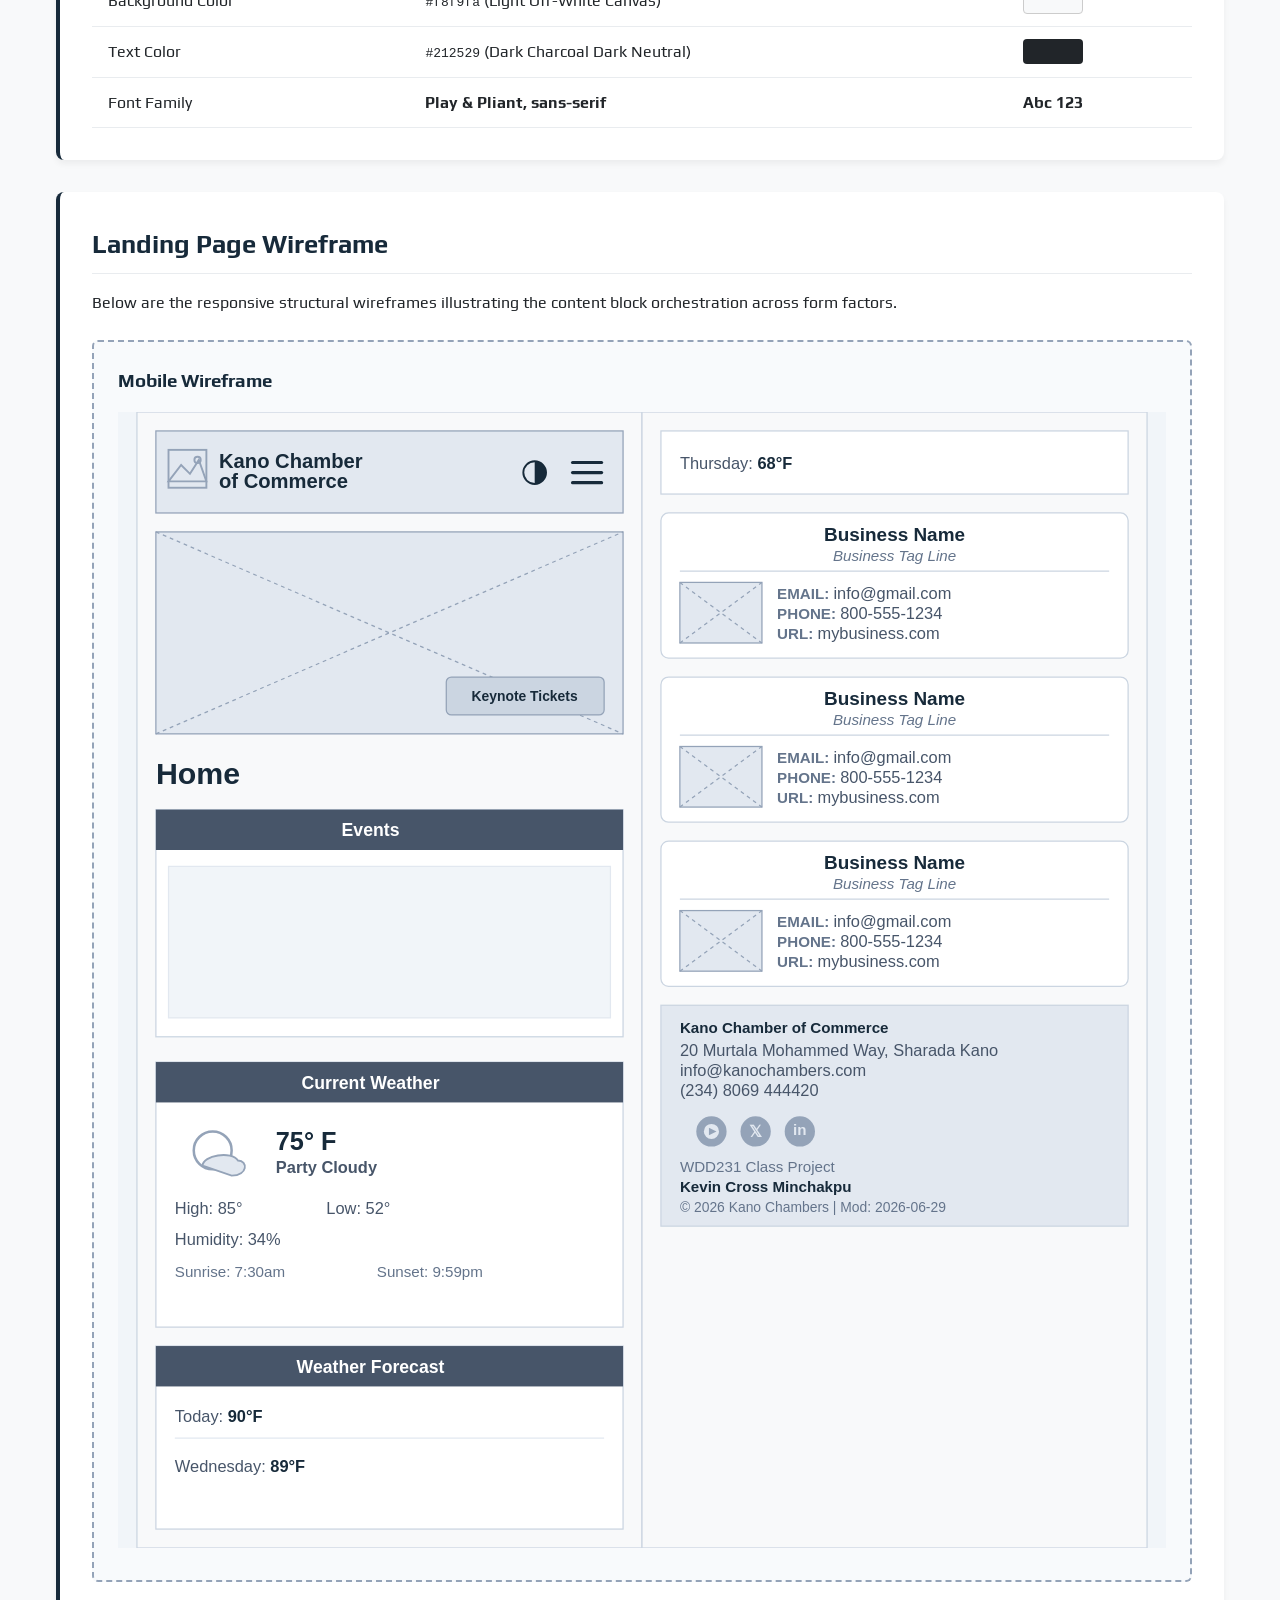
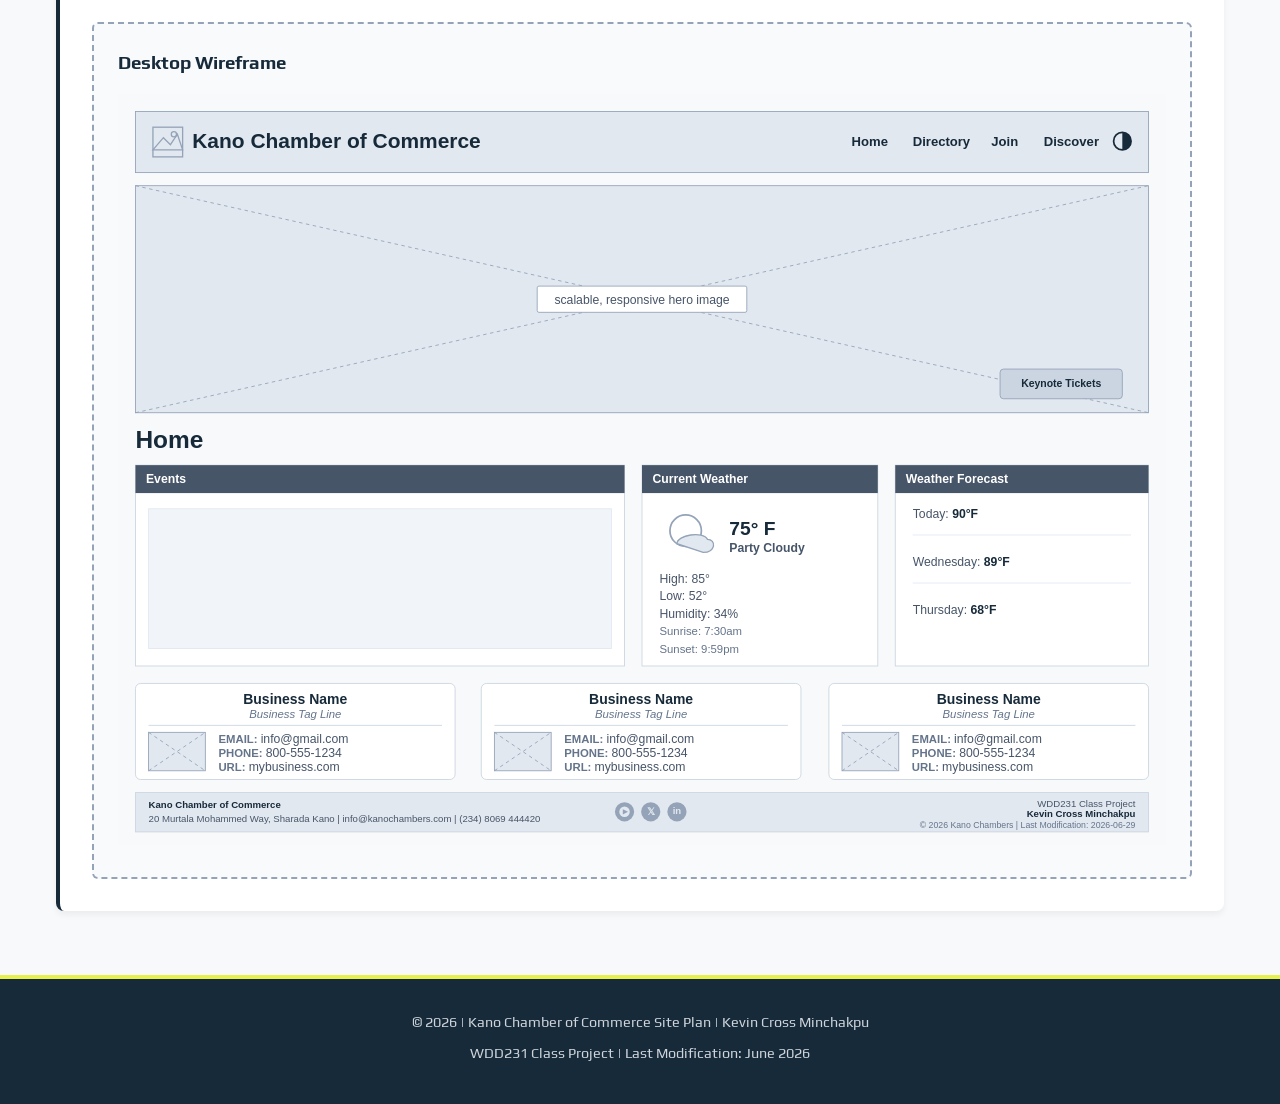
<file: chamber/site-plan.html>
<!DOCTYPE html>
<html lang="en">
<head>
    <meta charset="UTF-8">
    <meta name="viewport" content="width=device-width, initial-scale=1.0">
    <title>Site Plan | Kano Chamber of Commerce</title>
    <meta name="description" content="Site planning, design brief, and wireframe details for the Kano Chamber of Commerce project.">
    <meta name="author" content="Kevin Cross Minchakpu">
    <link rel="stylesheet" href="styles/site-plan.css">

    <link rel="preconnect" href="https://fonts.googleapis.com">
    <link rel="preconnect" href="https://fonts.gstatic.com" crossorigin>
    <link href="https://fonts.googleapis.com/css2?family=Play:wght@400;700&family=Pliant:ital,wght@0,100..900;1,100..900&display=swap" rel="stylesheet">
</head>
<body>
    <header>
        <h1>Kano Chamber of Commerce</h1>
        <h2>Site Plan</h2>
        <p class="developer-info">Kevin Cross Minchakpu | Phone: +2348069444420</p>
    </header>

    <main>
        <section class="card">
            <h2>Overview & Purpose</h2>
            <p><strong>Site Name:</strong> Kano Chamber of Commerce</p>
            <p><strong>Site Purpose:</strong> This website will serve as a resource hub for businesses in the city of Kano. The site will provide information on local events, host networking opportunities, create business directories, and encourage local shopping. It aims to promote local economic growth, support local businesses, and foster a sense of community between the businesses.</p>
        </section>

        <section class="card">
            <h2>Target Market & User Personas</h2>
            <p><strong>Target Market:</strong> Business owners and patrons in the city of Kano and surrounding areas.</p>
            
            <div class="sub-section">
                <h3>User Personas</h3>
                <ul>
                    <li><strong>Small Business Owner (Aliko):</strong> A 35-year-old entrepreneur who owns a local shop. He looks for networking opportunities, business resources, and marketing support to help grow his business.</li>
                    <li><strong>Corporate Executive (Dangote):</strong> A 67-year-old executive at a large company looking for partnership opportunities, economic development resources, and networking.</li>
                    <li><strong>The New Resident (Maryamu):</strong> Recently moved into the community and looks to learn more about services, business directories, and event calendars available in the area.</li>
                </ul>
            </div>
        </section>

        <section class="card">
            <h2>Site Architecture & Pages</h2>
            <p>The site architecture map includes core requirements split across targeted views:</p>
            <div class="sitemap-grid">
                <div class="sitemap-item"><strong>Home:</strong> Attention-grabbing info, community info, weather, calls to action, and business spotlights.</div>
                <div class="sitemap-item"><strong>Discover:</strong> Locale history, current demographics, an image montage, and current events.</div>
                <div class="sitemap-item"><strong>Directory:</strong> A flexible layout grid listing local member businesses and organizations.</div>
                <div class="sitemap-item"><strong>Join:</strong> Membership level descriptions (Non-Profit, Silver, Gold) and an application form.</div>
            </div>
        </section>

        <section class="card">
            <h2>Design Brief (Color Scheme & Typography)</h2>
            <table class="design-table">
                <thead>
                    <tr>
                        <th>Element</th>
                        <th>Selection / Value</th>
                        <th>Preview</th>
                    </tr>
                </thead>
                <tbody>
                    <tr>
                        <td>Primary Color</td>
                        <td><code>#172A3A</code> (Deep Space Blue)</td>
                        <td><div class="color-preview" style="background-color: #172A3A;"></div></td>
                    </tr>
                    <tr>
                        <td>Secondary Color</td>
                        <td><code>#E6F14A</code> (Lemon Lime)</td>
                        <td><div class="color-preview" style="background-color: #E6F14A;"></div></td>
                    </tr>
                    <tr>
                        <td>Background Color</td>
                        <td><code>#f8f9fa</code> (Light Off-White Canvas)</td>
                        <td><div class="color-preview" style="background-color: #f8f9fa; border: 1px solid #ccc;"></div></td>
                    </tr>
                    <tr>
                        <td>Text Color</td>
                        <td><code>#212529</code> (Dark Charcoal Dark Neutral)</td>
                        <td><div class="color-preview" style="background-color: #212529;"></div></td>
                    </tr>
                    <tr>
                        <td>Font Family</td>
                        <td><strong>Play & Pliant, sans-serif</strong></td>
                        <td><span style="font-family: 'Play', sans-serif; font-weight: bold;">Abc 123</span></td>
                    </tr>
                </tbody>
            </table>
        </section>

        <section class="card">
            <h2>Landing Page Wireframe</h2>
            <p>Below are the responsive structural wireframes illustrating the content block orchestration across form factors.</p>
            
            <div class="wireframe-container">
    <div class="wireframe-view mobile-view">
        <h3>Mobile Wireframe</h3>
        <img src="images/mobile.svg" alt="Mobile view Wireframe">
      
    </div>

    <div class="wireframe-view desktop-view">
        <h3>Desktop Wireframe </h3>
      <img src="images/desktop.svg" alt="Desktop view wireframe">
    </div>
</div>
    </main>

    <footer>
        <p>&copy; 2026 | Kano Chamber of Commerce Site Plan | Kevin Cross Minchakpu</p>
        <p>WDD231 Class Project | Last Modification: June 2026</p>
    </footer>
</body>
</html>
</file>
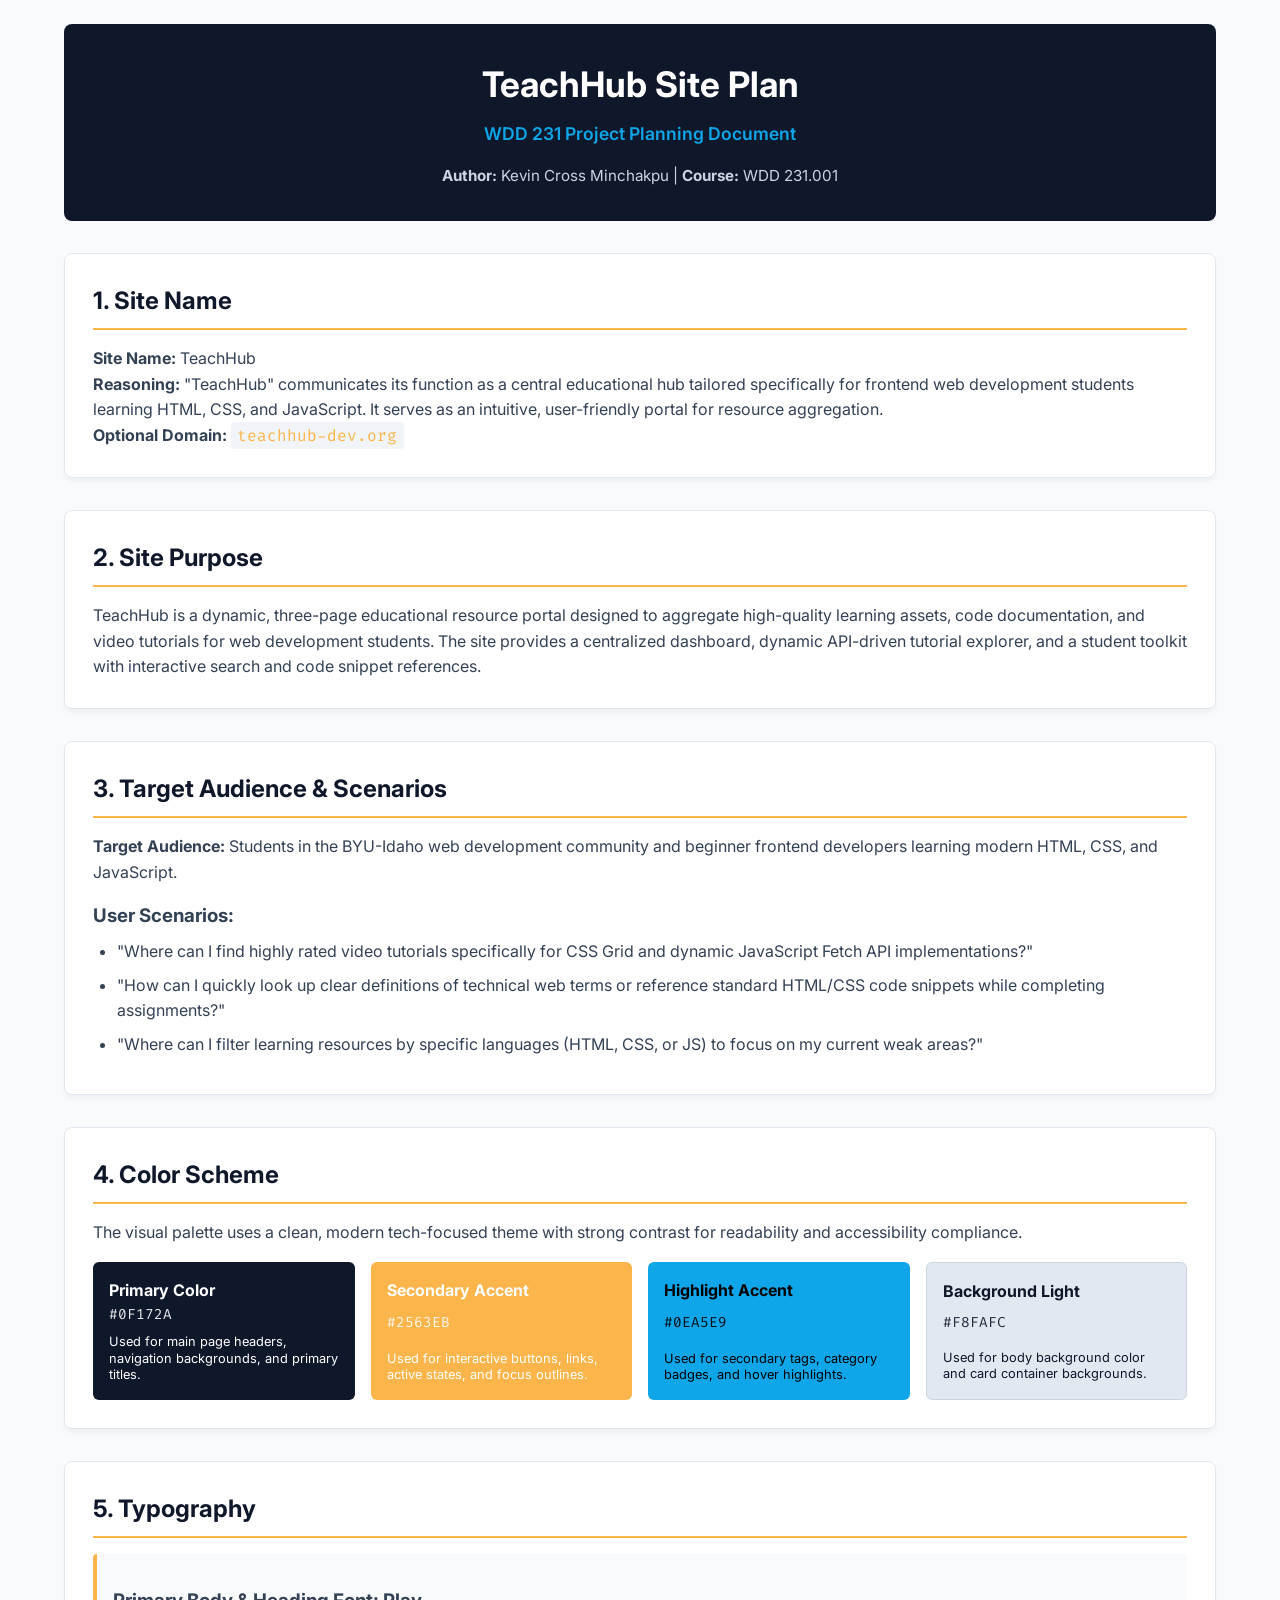
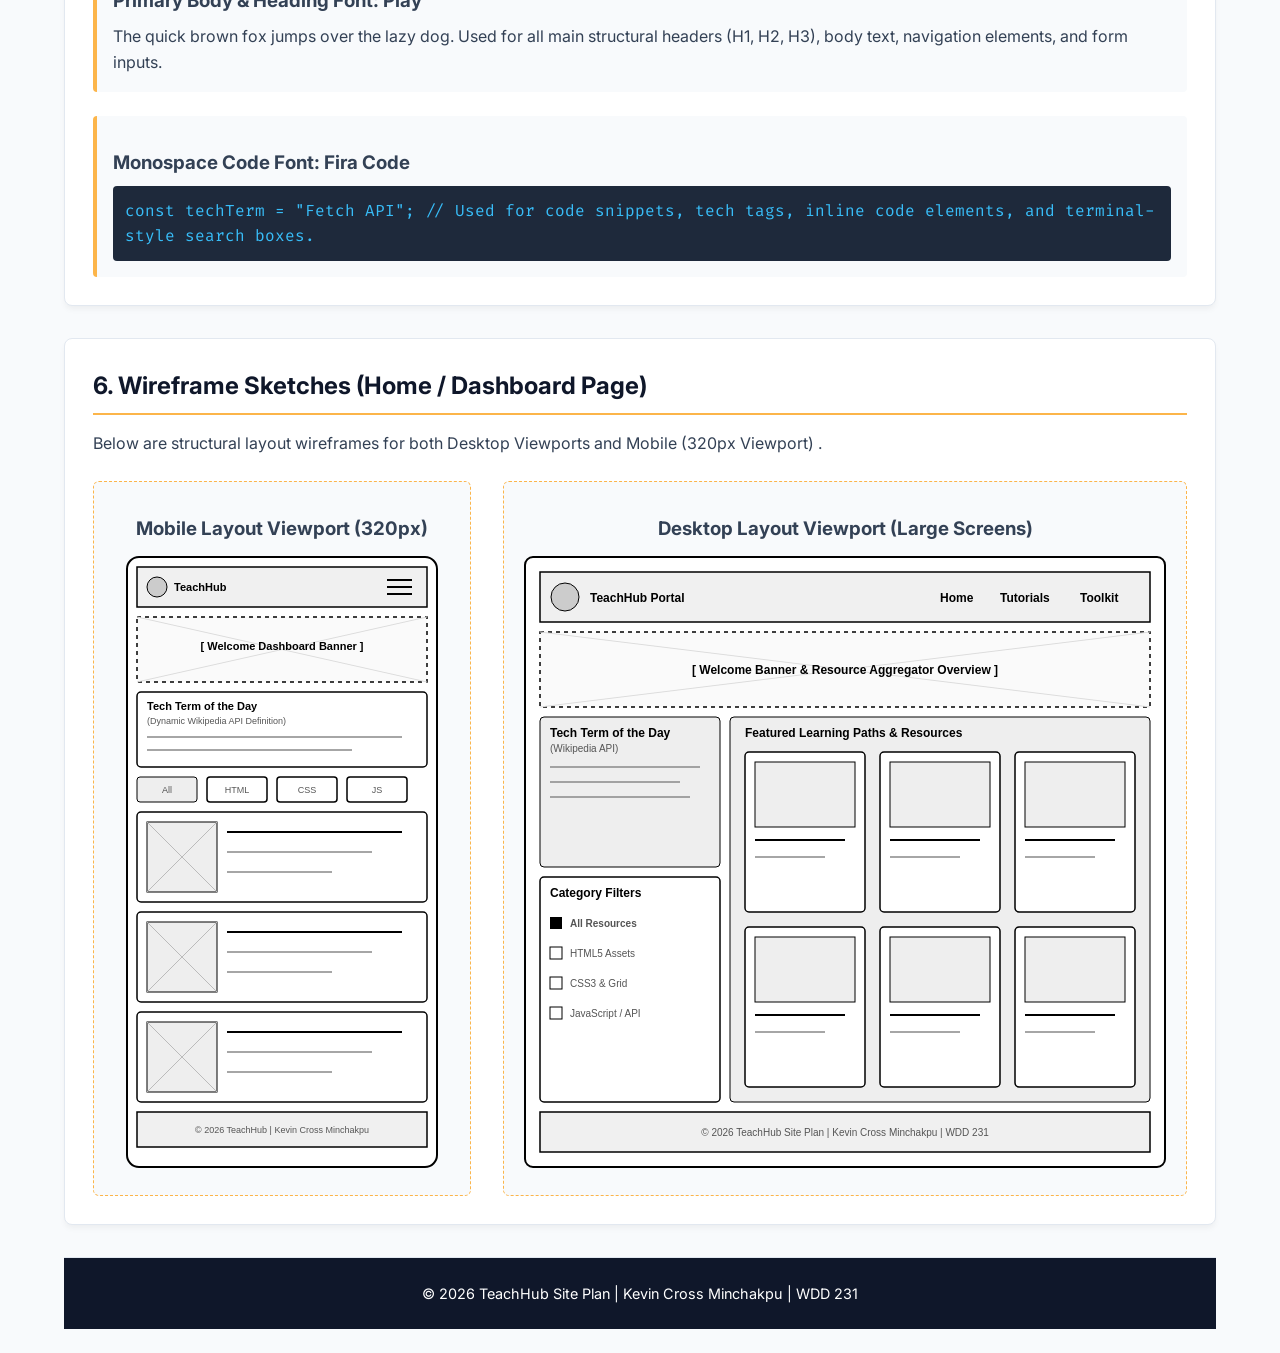
<file: final-project/site-plan.html>
<!DOCTYPE html>
<html lang="en">
<head>
    <meta charset="UTF-8">
    <meta name="viewport" content="width=device-width, initial-scale=1.0">
    <title>TeachHub Site Plan | Kevin Cross Minchakpu</title>
    <meta name="description" content="Site planning document for TeachHub - Web Development Resource Portal by Kevin Cross Minchakpu for WDD 231.">
    <meta name="author" content="Kevin Cross Minchakpu">
    <link rel="preconnect" href="https://fonts.googleapis.com">
    <link rel="preconnect" href="https://fonts.gstatic.com" crossorigin>
    <link href="https://fonts.googleapis.com/css2?family=Fira+Code:wght@400;600&family=Inter:wght@400;600;700&display=swap" rel="stylesheet">
    <link rel="stylesheet" href="site-plan.css">
</head>
<body>
    <header>
        <h1>TeachHub Site Plan</h1>
        <p class="subtitle">WDD 231 Project Planning Document</p>
        <div class="author-info">
            <span><strong>Author:</strong> Kevin Cross Minchakpu</span> | 
            <span><strong>Course:</strong> WDD 231.001</span>
        </div>
    </header>

    <main>
        <!-- 1. Site Name -->
        <section class="card">
            <h2>1. Site Name</h2>
            <p><strong>Site Name:</strong> TeachHub</p>
            <p><strong>Reasoning:</strong> "TeachHub" communicates its function as a central educational hub tailored specifically for frontend web development students learning HTML, CSS, and JavaScript. It serves as an intuitive, user-friendly portal for resource aggregation.</p>
            <p><strong>Optional Domain:</strong> <code>teachhub-dev.org</code></p>
        </section>

        <!-- 2. Site Purpose -->
        <section class="card">
            <h2>2. Site Purpose</h2>
            <p>TeachHub is a dynamic, three-page educational resource portal designed to aggregate high-quality learning assets, code documentation, and video tutorials for web development students. The site provides a centralized dashboard, dynamic API-driven tutorial explorer, and a student toolkit with interactive search and code snippet references.</p>
        </section>

        <!-- 3. Target Audience & Scenarios -->
        <section class="card">
            <h2>3. Target Audience & Scenarios</h2>
            <p><strong>Target Audience:</strong> Students in the BYU-Idaho web development community and beginner frontend developers learning modern HTML, CSS, and JavaScript.</p>
            <h3>User Scenarios:</h3>
            <ul>
                <li>"Where can I find highly rated video tutorials specifically for CSS Grid and dynamic JavaScript Fetch API implementations?"</li>
                <li>"How can I quickly look up clear definitions of technical web terms or reference standard HTML/CSS code snippets while completing assignments?"</li>
                <li>"Where can I filter learning resources by specific languages (HTML, CSS, or JS) to focus on my current weak areas?"</li>
            </ul>
        </section>

        <!-- 4. Color Scheme -->
        <section class="card">
            <h2>4. Color Scheme</h2>
            <p>The visual palette uses a clean, modern tech-focused theme with strong contrast for readability and accessibility compliance.</p>
            <div class="color-palette">
                <div class="color-box primary">
                    <span class="color-name">Primary Color</span>
                    <span class="color-hex">#0F172A</span>
                    <span class="color-use">Used for main page headers, navigation backgrounds, and primary titles.</span>
                </div>
                <div class="color-box secondary">
                    <span class="color-name">Secondary Accent</span>
                    <span class="color-hex">#2563EB</span>
                    <span class="color-use">Used for interactive buttons, links, active states, and focus outlines.</span>
                </div>
                <div class="color-box accent">
                    <span class="color-name">Highlight Accent</span>
                    <span class="color-hex">#0EA5E9</span>
                    <span class="color-use">Used for secondary tags, category badges, and hover highlights.</span>
                </div>
                <div class="color-box neutral-light">
                    <span class="color-name">Background Light</span>
                    <span class="color-hex">#F8FAFC</span>
                    <span class="color-use">Used for body background color and card container backgrounds.</span>
                </div>
            </div>
        </section>

        <!-- 5. Typography -->
        <section class="card">
            <h2>5. Typography</h2>
            <div class="typography-demo">
                <div class="font-group">
                    <h3>Primary Body &amp; Heading Font: Play</h3>
                    <p class="font-inter-demo">The quick brown fox jumps over the lazy dog. Used for all main structural headers (H1, H2, H3), body text, navigation elements, and form inputs.</p>
                </div>
                <div class="font-group">
                    <h3>Monospace Code Font: Fira Code</h3>
                    <p class="font-fira-demo">const techTerm = "Fetch API"; // Used for code snippets, tech tags, inline code elements, and terminal-style search boxes.</p>
                </div>
            </div>
        </section>

        <!-- 6. Wireframes -->
        <section class="card">
            <h2>6. Wireframe Sketches (Home / Dashboard Page)</h2>
            <p>Below are structural layout wireframes for both Desktop Viewports and Mobile (320px Viewport) .</p>
            
            <div class="wireframe-container">

                 <!-- Mobile Wireframe -->
                <div class="wireframe-box">
                    <h3>Mobile Layout Viewport (320px)</h3>
                    <img src="images/mobile.svg" alt="Mobile View Wireframe">
                </div>

                <!-- Desktop Wireframe -->
                <div class="wireframe-box">
                    <h3>Desktop Layout Viewport (Large Screens)</h3>
                    <img src="images/desktop.svg" alt="Desktop View Wireframe">
                </div>

               
           </div>
        </section>
    </main>

    <footer>
        <p>&copy; 2026 TeachHub Site Plan | Kevin Cross Minchakpu | WDD 231</p>
    </footer>
</body>
</html>
</file>
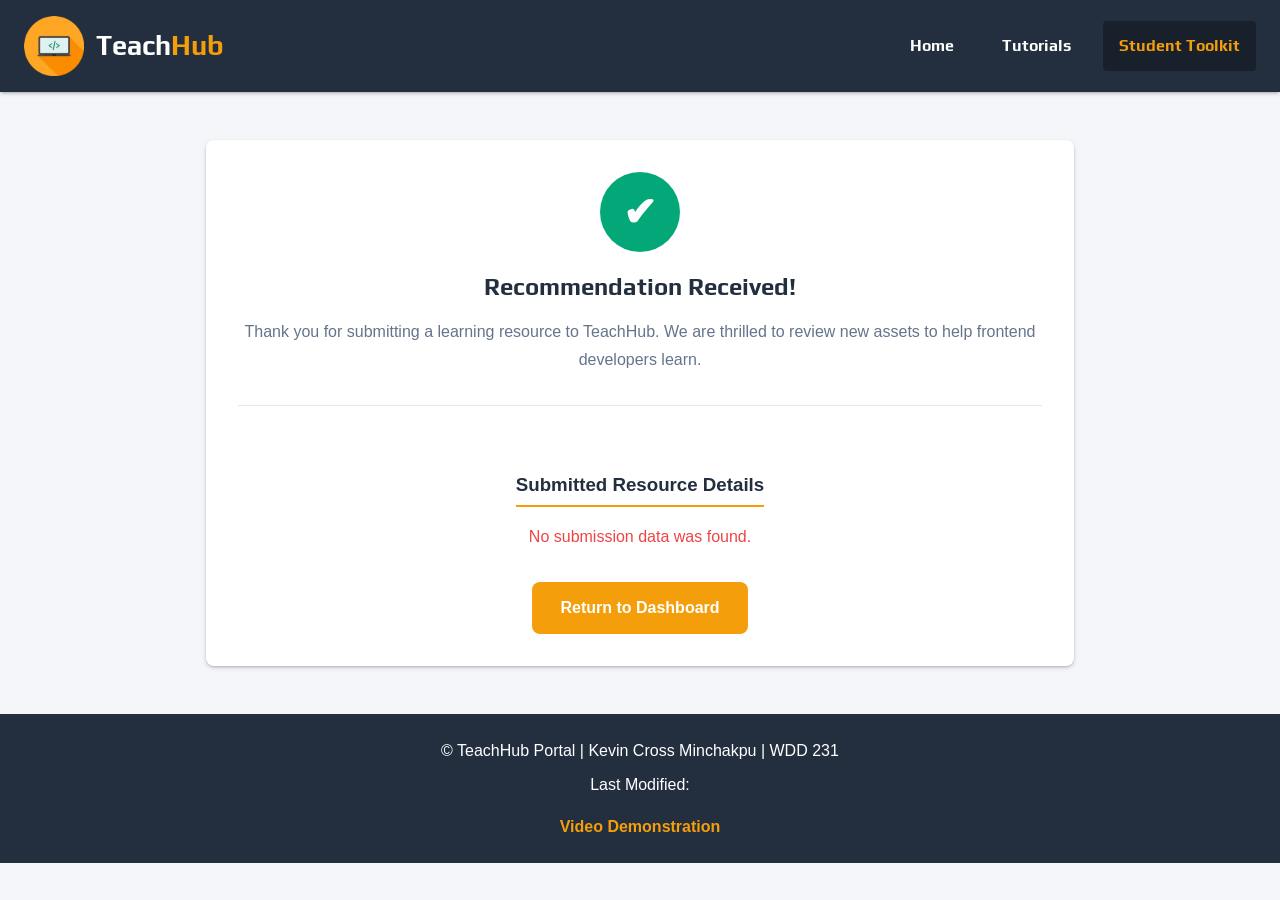
<file: final-project/thankyou.html>
<!DOCTYPE html>
<html lang="en">
<head>
    <meta charset="UTF-8">
    <meta name="viewport" content="width=device-width, initial-scale=1.0">
    <title>TeachHub | Frontend Development Resource Portal</title>
    <meta name="description" content="Recommend high-quality documentation or tutorial videos to be featured on TeachHub.">
    <meta name="author" content="Kevin Cross Minchakpu">
    
    <link rel="icon" href="images/favicon.ico" type="image/x-icon">

    <!--Meta Graph-->
    <meta property="og:title" content="TechHub | Frontend Development Resource Portal ">
    <meta property="og:description" content="Recommend high-quality documentation or tutorial videos to be featured on TeachHub.">
   <meta property="og:image" content="https://kminchakpu.github.io/wdd231/final_project/images/logo.webp">
    <meta property="og:url" content="https://kminchakpu.github.io/wdd231/toolkit.html">
    <meta property="og:type" content="website">

    <!--Stylesheets-->
    <link rel="stylesheet" href="styles/normalize.css">
    <link rel="stylesheet" href="styles/small.css">
      <link rel="stylesheet" href="styles/medium.css">
    <link rel="stylesheet" href="styles/large.css" media="(min-width: 768px)">

    <!--Google Fonts-->
        <link rel="preconnect" href="https://fonts.googleapis.com">
    <link rel="preconnect" href="https://fonts.gstatic.com" crossorigin>
    <link href="https://fonts.googleapis.com/css2?family=Play:wght@400;700&family=Pliant:ital,wght@0,100..900;1,100..900&display=swap" rel="stylesheet">
   
   <script type="module" src="scripts/thankyou.js"></script>
</head>

<body>

<!-- HEADER -->

<header>
    <div class="logo-area">
        <img src="images/logo.webp" alt="TeachHub Logo" class="logo">
        <p>Teach<span>Hub</span></p>
    </div>
    <button type="button" id="menu-toggle" aria-label="Toggle Menu">&#9776;</button>
    <nav id="primary-nav">
        <ul>
            <li><a href="index.html">Home</a></li>
            <li><a href="tutorials.html">Tutorials</a></li>
            <li><a href="toolkit.html" class="active">Student Toolkit</a></li>
        </ul>
    </nav>
</header>
<!-- Main Thank You Card Layout -->
  <!-- Main Content -->
<main class="thankyou-container">
  <section class="confirmation-card">
    <div class="success-icon">&#10004;</div>
    <h2>Recommendation Received!</h2>
    <p>Thank you for submitting a learning resource to TeachHub. We are thrilled to review new assets to help frontend developers learn.</p>
    
    <hr class="divider">

    <h3>Submitted Resource Details</h3>
    <!-- Target container for our JavaScript data-dump extraction -->
    <div id="data-review-display" class="loading-fallback">
      Extracting record parameters securely...
    </div>

    <a href="index.html" class="home-btn">Return to Dashboard</a>
  </section>
</main>

<!-- Footer -->
<footer>
   <p>&copy; <span id="current-year"></span> TeachHub Portal | Kevin Cross Minchakpu | WDD 231 </p>
   <p>Last Modified: <span id="last-modified"></span></p>
   <p><a class="video-demo" href="#" target="_blank" rel="noopener">Video Demonstration</a></p>
</footer>
</body>
</html>
</file>
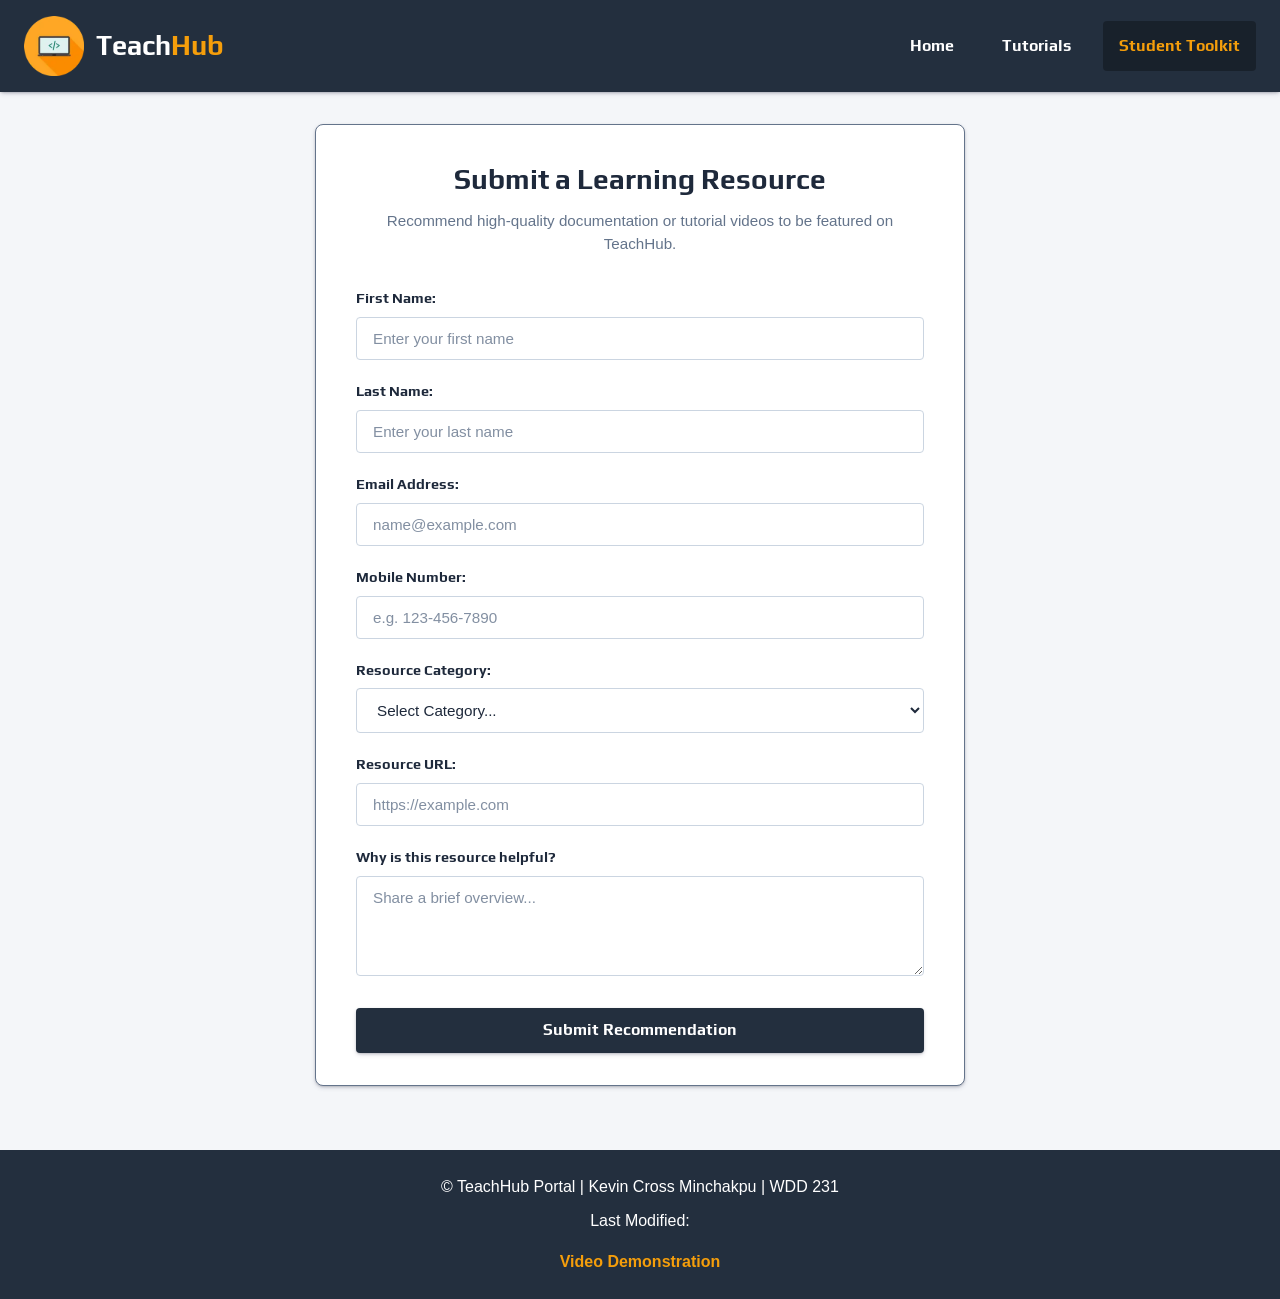
<file: final-project/toolkit.html>
<!DOCTYPE html>
<html lang="en">
<head>
    <meta charset="UTF-8">
    <meta name="viewport" content="width=device-width, initial-scale=1.0">
    <title>TeachHub | Frontend Development Resource Portal</title>
    <meta name="description" content="Recommend high-quality documentation or tutorial videos to be featured on TeachHub.">
    <meta name="author" content="Kevin Cross Minchakpu">
    
    <link rel="icon" href="images/favicon.ico" type="image/x-icon">

    <!--Meta Graph-->
    <meta property="og:title" content="TechHub | Frontend Development Resource Portal ">
    <meta property="og:description" content="Recommend high-quality documentation or tutorial videos to be featured on TeachHub.">
   <meta property="og:image" content="https://kminchakpu.github.io/wdd231/final_project/images/logo.webp">
    <meta property="og:url" content="https://kminchakpu.github.io/wdd231/toolkit.html">
    <meta property="og:type" content="website">

    <!--Stylesheets-->
    <link rel="stylesheet" href="styles/normalize.css">
    <link rel="stylesheet" href="styles/small.css">
      <link rel="stylesheet" href="styles/medium.css">
    <link rel="stylesheet" href="styles/large.css" media="(min-width: 768px)">

    <!--Google Fonts-->
        <link rel="preconnect" href="https://fonts.googleapis.com">
    <link rel="preconnect" href="https://fonts.gstatic.com" crossorigin>
    <link href="https://fonts.googleapis.com/css2?family=Play:wght@400;700&family=Pliant:ital,wght@0,100..900;1,100..900&display=swap" rel="stylesheet">
    
    
    <script type="module" src="scripts/toolkit.js"></script>
</head>

<body>

<!-- HEADER -->

<header>
    <div class="logo-area">
        <img src="images/logo.webp" alt="TeachHub Logo" class="logo">
        <p>Teach<span>Hub</span></p>
    </div>
    <button type="button" id="menu-toggle" aria-label="Toggle Menu">&#9776;</button>
    <nav id="primary-nav">
        <ul>
            <li><a href="index.html">Home</a></li>
            <li><a href="tutorials.html">Tutorials</a></li>
            <li><a href="toolkit.html" class="active">Student Toolkit</a></li>
        </ul>
    </nav>
</header>

<main>
  <section class="form-container">
    <h2>Submit a Learning Resource</h2>
    <p class="form-description">Recommend high-quality documentation or tutorial videos to be featured on TeachHub.</p>
    
    <form action="thankyou.html" method="get" id="recommendation-form">
      <!-- Hidden Timestamp Field (Populated via JS on submit) -->
      <input type="hidden" id="timestamp" name="timestamp" value="">

      <!-- First Name & Last Name (Side by side on larger screens via flex/grid) -->
      <div class="form-group">
        <label for="fname">First Name:</label>
        <input type="text" id="fname" name="fname" required placeholder="Enter your first name">
      </div>

      <div class="form-group">
        <label for="lastname">Last Name:</label>
        <input type="text" id="lastname" name="lastname" placeholder="Enter your last name">
      </div>

       <div class="form-group">
        <label for="email">Email Address:</label>
        <input type="email" id="email" name="email" required placeholder="name@example.com">
      </div>

      <div class="form-group">
        <label for="phone">Mobile Number:</label>
        <input type="tel" id="phone" name="phone" placeholder="e.g. 123-456-7890">
      </div>

      <div class="form-group">
        <label for="category">Resource Category:</label>
        <select id="category" name="category" required>
          <option value="">Select Category...</option>
          <option value="html">HTML</option>
          <option value="css">CSS</option>
          <option value="javascript">JavaScript</option>
        </select>
      </div>

      <div class="form-group">
        <label for="resource-url">Resource URL:</label>
        <input type="url" id="resource-url" name="url" required placeholder="https://example.com">
      </div>

      <div class="form-group">
        <label for="comments">Why is this resource helpful?</label>
        <textarea id="comments" name="comments" rows="4" placeholder="Share a brief overview..."></textarea>
      </div>

      <button type="submit" class="btn">Submit Recommendation</button>
    </form>
  </section>
</main>

<!-- Footer -->
<footer>
   <p>&copy; <span id="current-year"></span> TeachHub Portal | Kevin Cross Minchakpu | WDD 231 </p>
   <p>Last Modified: <span id="last-modified"></span></p>
   <p><a class="video-demo" href="#" target="_blank" rel="noopener">Video Demonstration</a></p>
</footer>
</body>
</html>
</file>
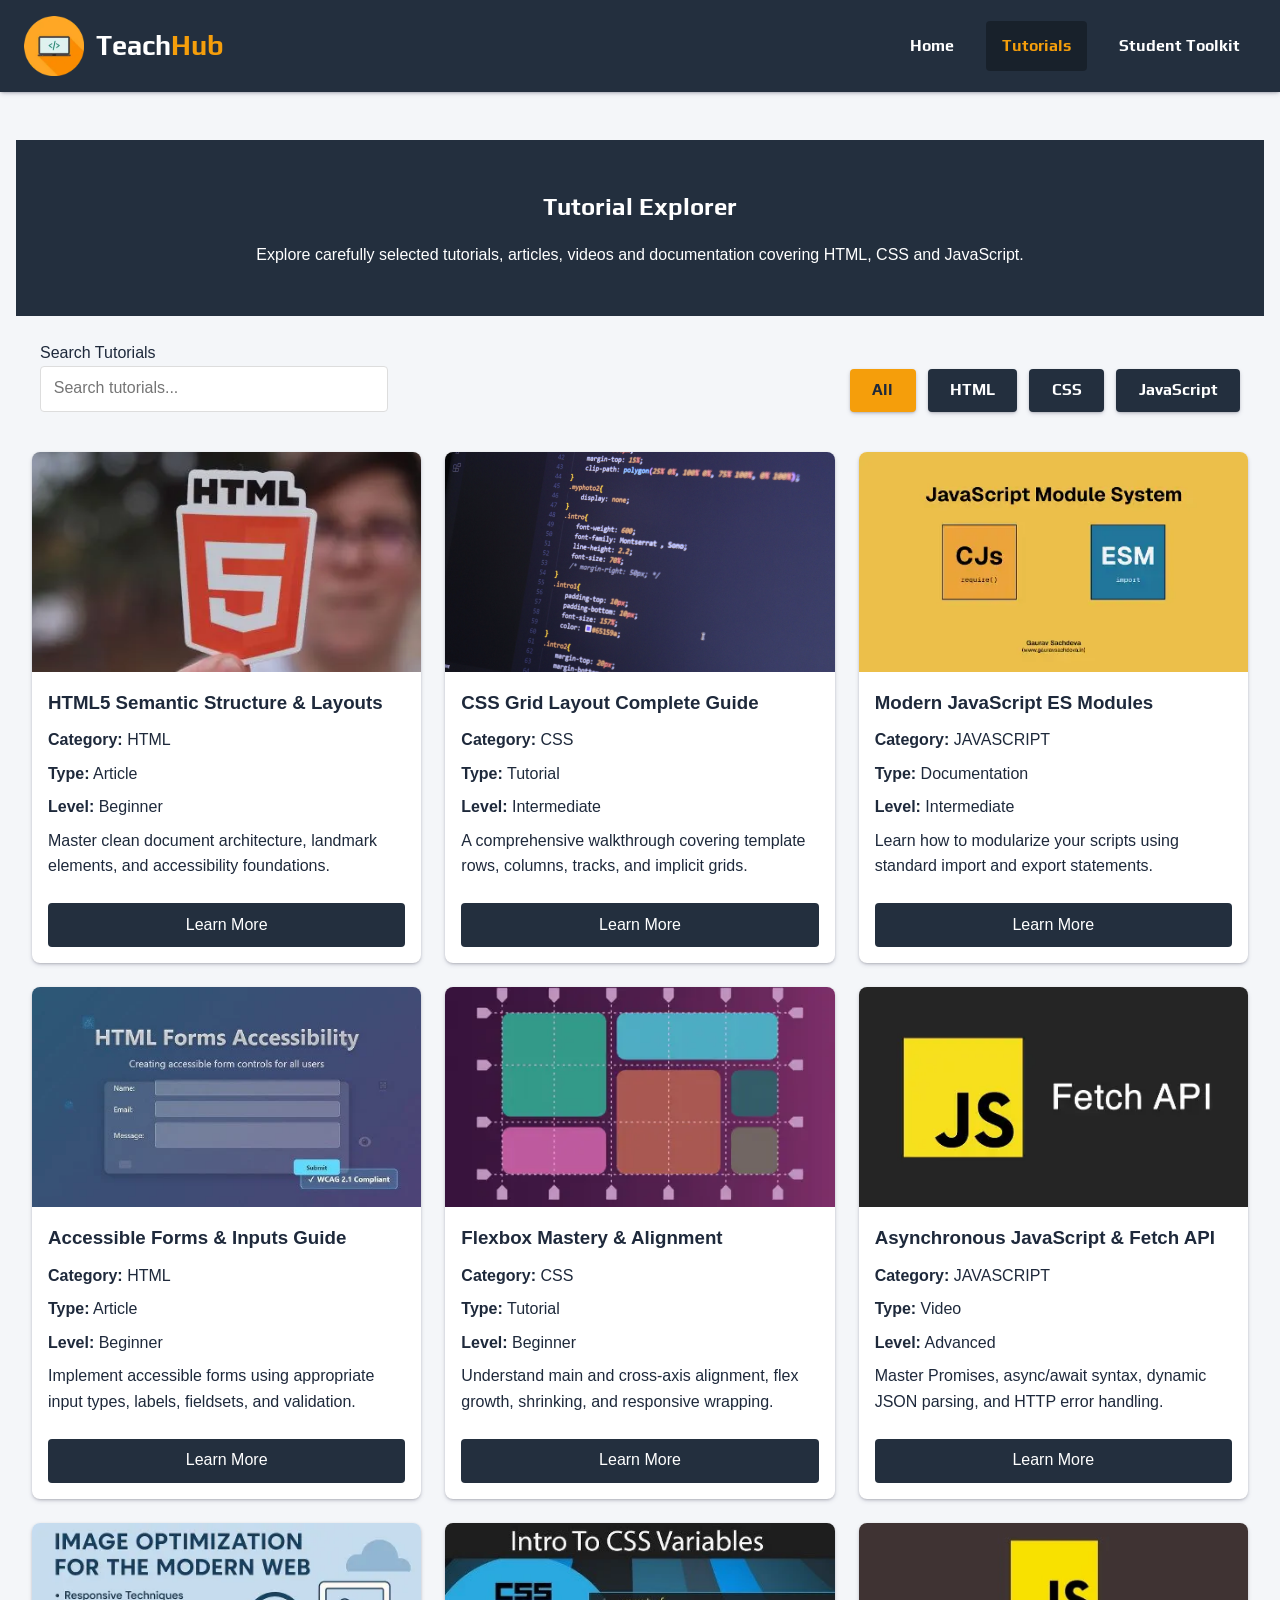
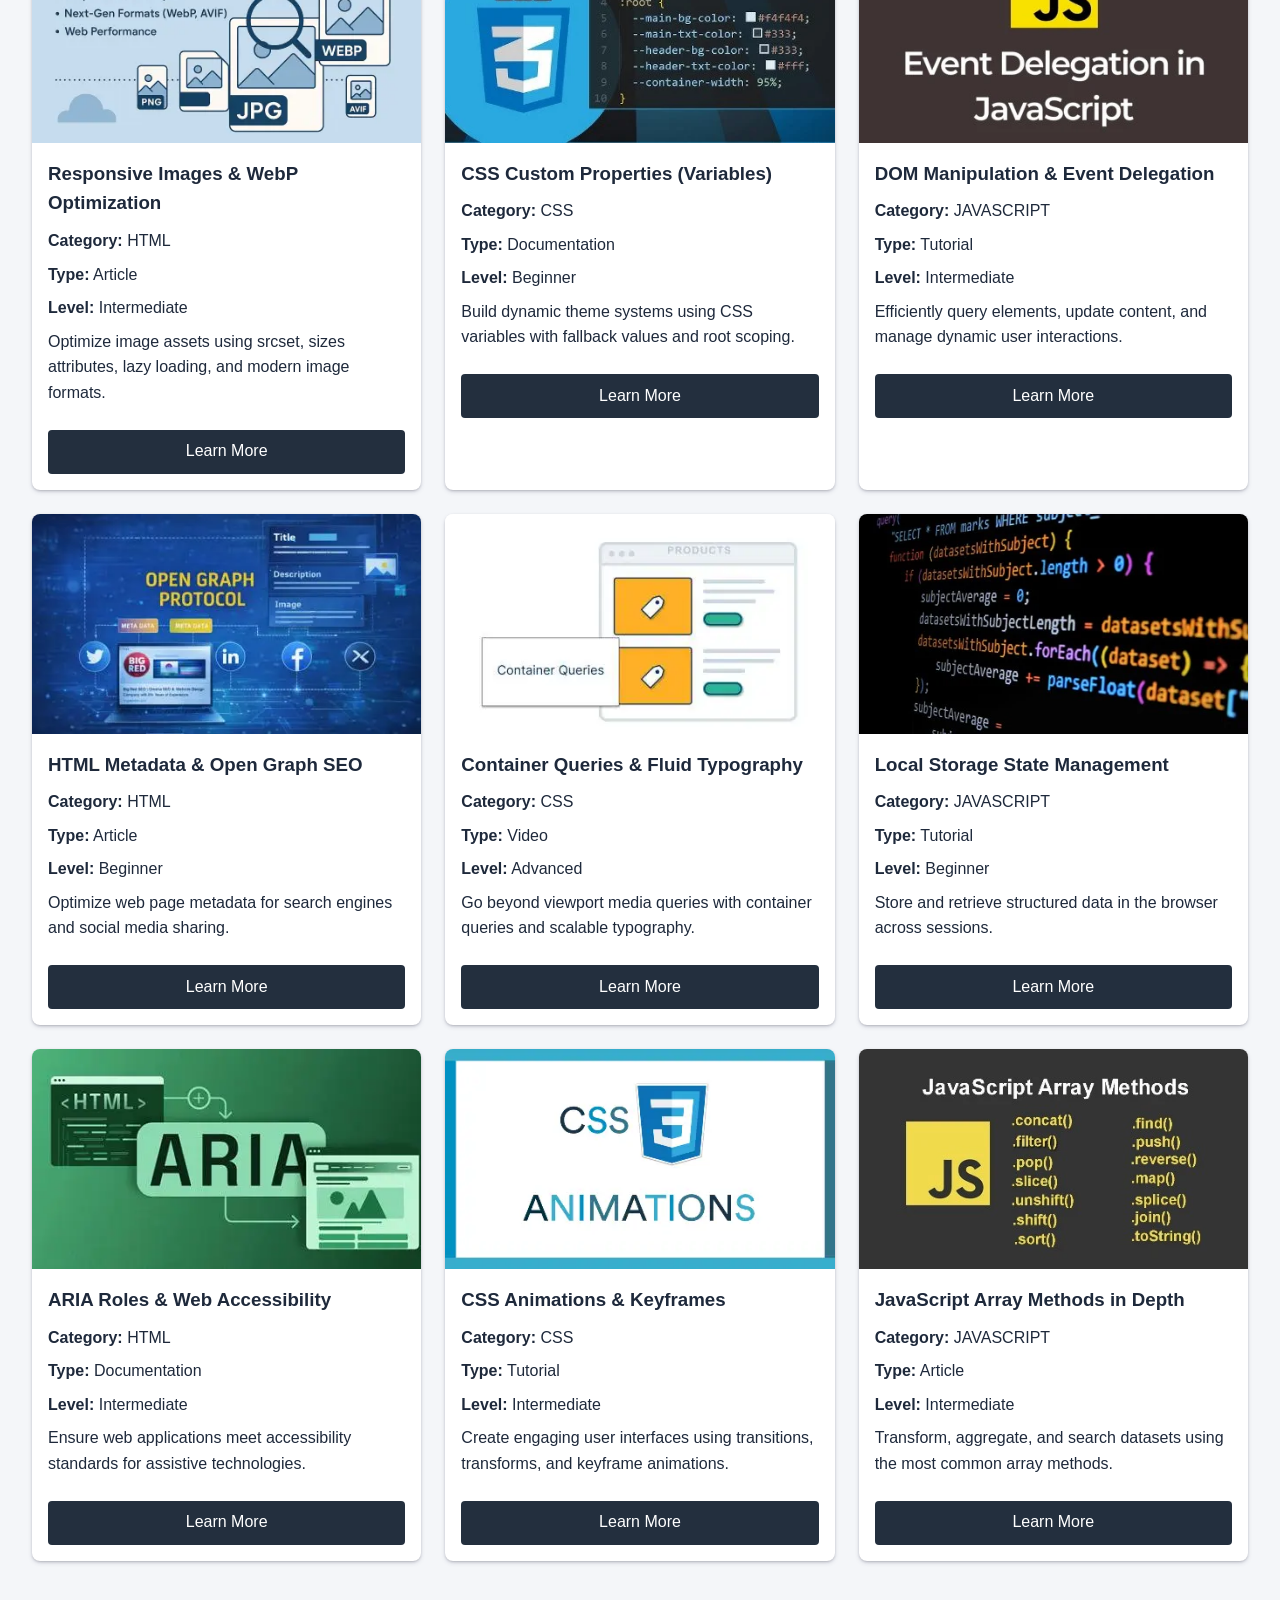
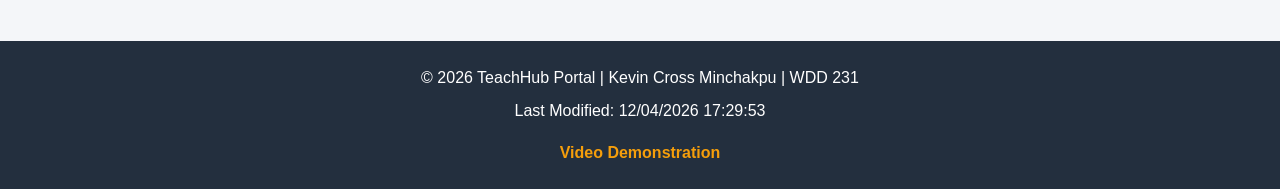
<file: final-project/tutorials.html>
<!DOCTYPE html>
<html lang="en">
<head>
    <meta charset="UTF-8">
    <meta name="viewport" content="width=device-width, initial-scale=1.0">
    <title>TeachHub | Video & Interactive Tutorials</title>
    <meta name="description" content="Explore interactive tutorials, technical video playlists, and documentation guides for modern web application design.">
    <meta name="author" content="Kevin Cross Minchakpu">
    
    <link rel="icon" href="images/favicon.ico" type="image/x-icon">

    <!--Meta Graph-->
    <meta property="og:title" content="TechHub | Frontend Development Resource Portal ">
    <meta property="og:description" content="Explore interactive tutorials, technical video playlists, and documentation guides for modern web application design.">
   <meta property="og:image" content="https://kminchakpu.github.io/wdd231/final-project/images/logo.svg">
    <meta property="og:url" content="https://kminchakpu.github.io/wdd231/.html">
    <meta property="og:type" content="website">

    <!--Stylesheets-->
    <link rel="stylesheet" href="styles/normalize.css">
    <link rel="stylesheet" href="styles/small.css">
     <link rel="stylesheet" href="styles/medium.css">
    <link rel="stylesheet" href="styles/large.css" media="(min-width: 768px)">

    <!--Google Fonts-->
        <link rel="preconnect" href="https://fonts.googleapis.com">
    <link rel="preconnect" href="https://fonts.gstatic.com" crossorigin>
    <link href="https://fonts.googleapis.com/css2?family=Play:wght@400;700&family=Pliant:ital,wght@0,100..900;1,100..900&display=swap" rel="stylesheet">
    
    
    <script src="scripts/tutorials.js" type="module"></script>

</head>
<body>
<!-- HEADER -->
<header>
    <div class="logo-area">
        <img src="images/logo.webp" alt="TeachHub Logo" class="logo">
        <p>Teach<span>Hub</span></p>
    </div>
    <button type="button" id="menu-toggle" aria-label="Toggle Menu">&#9776;</button>
    <nav id="primary-nav">
        <ul>
            <li><a href="index.html">Home</a></li>
            <li><a href="tutorials.html" class="active">Tutorials</a></li>
            <li><a href="toolkit.html">Student Toolkit</a></li>
        </ul>
    </nav>
</header>

<main>
<section class="page-banner">
<h2>Tutorial Explorer</h2>
<p>
Explore carefully selected tutorials, articles,
videos and documentation covering HTML, CSS and
JavaScript.
</p>

</section>
<section class="tutorial-controls">
<div>
<label for="search">
Search Tutorials
</label>

<input
type="search"
id="search"
placeholder="Search tutorials...">
</div>

<div class="filter-buttons"><button type="button" class="tutorial-filter active-filter"
data-category="all">All</button>
<button type="button" class="tutorial-filter" data-category="html">HTML </button>
<button type="button" class="tutorial-filter" data-category="css">CSS</button>
<button type="button"class="tutorial-filter"data-category="javascript">JavaScript</button>
</div>

</section>
<section
id="tutorial-container"
class="tutorial-grid">
</section>
</main>

<!-- Modal -->
<dialog id="tutorial-modal">
<div class="modal-content">
<button type="button" id="close-modal"class="close-btn">&times; </button>

<h2 id="modal-title"></h2>
<p>

<strong>Category:</strong>
<span id="modal-category"></span>
</p>

<p>
<strong>Type:</strong>
<span id="modal-type"></span>

</p>

<p>
<strong>Difficulty:</strong>
<span id="modal-level"></span>
</p>

<p>

<strong>Estimated Time:</strong>
<span id="modal-duration"></span>
</p>

<p id="modal-description"></p>
<h3>Topics Covered</h3>
<ul id="modal-topics"></ul>

<a id="modal-resource" target="_blank"rel="noopener">Read the Lesson</a>
</div>
</dialog>

<!-- Footer -->
<footer>
   <p>&copy; <span id="current-year"></span> TeachHub Portal | Kevin Cross Minchakpu | WDD 231 </p>
   <p>Last Modified: <span id="last-modified"></span></p>
   <p><a class="video-demo" href="#" target="_blank" rel="noopener">Video Demonstration</a></p>
</footer>
</body>
</html>
</file>
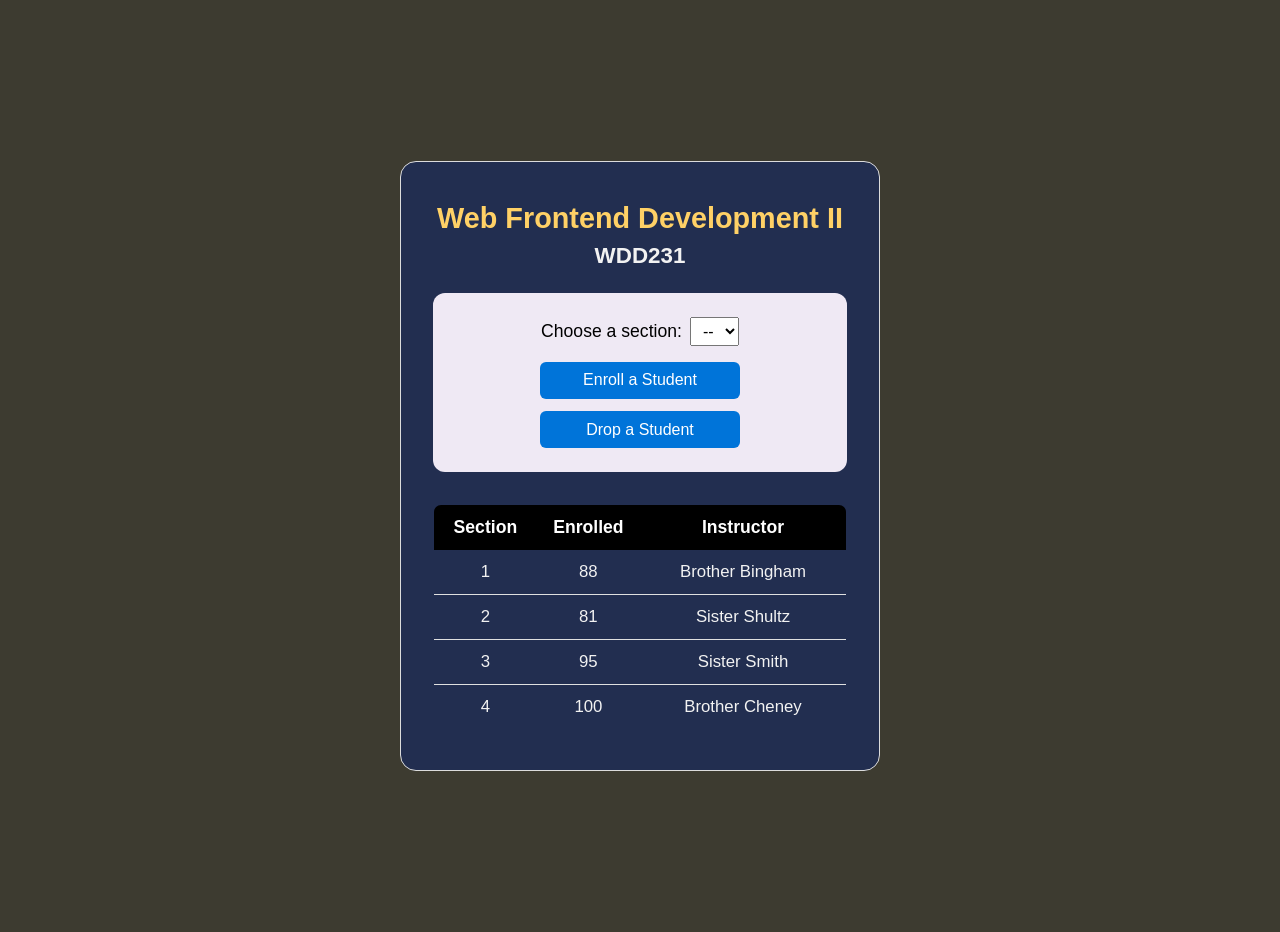
<file: week3/modules.html>
<!DOCTYPE html>
<html lang="en">
<head>
    <meta charset="UTF-8">
    <meta name="viewport" content="width=device-width, initial-scale=1.0">
    <title>Course Management | Modules Activity</title>
    <link rel="stylesheet" href="styles/modules.css">
    <script type="module" src="scripts/modules.mjs"></script>
</head>
<body>
    <main class="card-container">
        <h1 id="courseName">Course Name</h1>
        <h2 id="courseCode">Course Code</h2>
        
        <section class="controls-box">
            <div class="selection-row">
                <label for="sectionNumber">Choose a section:</label>
                <select id="sectionNumber">
                    </select>
            </div>
            <button id="enrollStudent">Enroll a Student</button>
            <button id="dropStudent">Drop a Student</button>
        </section>

        <section class="table-container">
            <table>
                <thead>
                    <tr>
                        <th>Section</th>
                        <th>Enrolled</th>
                        <th>Instructor</th>
                    </tr>
                </thead>
                <tbody id="sections">
                    </tbody>
            </table>
        </section>
    </main>
</body>
</html>
</file>
<file: styles/small.css>
:root {
  --primary: #0F172A;
  --surface: #1E293B;
  --accent: #F5BB00;
  --text: #F8FAFC;
  --dark-text: #242424;
  --graphite: #333333;
  --radius: 4px;
  --nav-font: "Play", sans-serif;
  --heading-font: "Play", sans-serif;
  --body-font: "Arial", sans-serif;
  --shadow: 0 4px 12px rgba(0, 0, 0, .25);
}

* {
  box-sizing: border-box;
  margin: 0;
  padding: 0;
}

body {
  font-family: var(--body-font);
  line-height: 1.6;
  color: var(--dark-text); 
}

/* Shared Typography Groups */
h1, h2, .logo span, p:has(#total-credits) {
  font-family: var(--heading-font);
}

.main-nav, footer, .buttons button {
  font-family: var(--nav-font);
}

/* --- Header & Logo --- */
.site-header {
  background-color: var(--primary); 
  color: var(--text); 
  padding: 1rem; 
  display: flex;
  flex-wrap: wrap;
  align-items: center; 
  justify-content: space-between;
}

.logo {
  display: flex;
  align-items: center;
  gap: 0.75rem;
  order: 1;
  flex: 1; 
  min-width: 0; 
}

.logo span {
  font-size: 1.25rem; 
  color: var(--text); 
  font-weight: 700;
  overflow: hidden;
  text-overflow: ellipsis; 
  white-space: nowrap;
}

.logo-icon {
  width: 50px; 
  height: auto;
  flex-shrink: 0; 
}

/* --- Navigation --- */
#menu {
  font-size: 1.5rem;
  background: none;
  border: none;
  color: var(--text); 
  cursor: pointer;
  order: 2; 
  padding: 0.5rem;
  flex-shrink: 0; 
  margin-left: 20px;
}

.main-nav {
  width: 100%;
  margin-top: 1rem;
  order: 3; 
}

.navigation {
  list-style: none;
  display: none; 
  flex-direction: column;
  padding: 0;
}

.navigation.show {
  display: flex; 
}

.navigation li a {
  display: block;
  color: var(--text); 
  text-decoration: none;
  padding: 1rem; 
  text-align: left; 
  background-color: rgba(0, 0, 0, 0.1);
  border-bottom: 1px solid rgba(255, 255, 255, 0.1);
}

.navigation li a.active {
  color: var(--accent); 
  font-weight: bold;
}

/* --- Main Content --- */
main {
  padding: 1rem; 
  max-width: 100%;
}

h1 {
  margin-bottom: 1rem;
  color: var(--primary); 
}

h2 {
  background-color: var(--surface); 
  color: var(--text);          
  text-align: center;                    
  padding: 0.75rem;                     
  margin-top: 1.5rem;                    
  margin-bottom: 1rem;                   
  border-radius: var(--radius);                
}

.top-container {
  display: flex;
  flex-direction: column; 
  gap: 1.5rem;
}

.about p {
  margin-bottom: 1rem;
  font-size: 1.2rem;
  padding: 0 20px;
}

.image-placeholder {
  display: flex;
  justify-content: center; 
  padding: 1rem 0;
}

.photo img {
  border: 2px solid var(--accent); 
  border-radius: var(--radius); 
  height: auto; 
  max-width: 400px; 
}

/* --- Courses Section --- */
.courses {
  margin-top: 2rem;
  background-color: var(--surface); 
  padding: 1rem;
  box-shadow: var(--shadow); 
}

.buttons {
  display: flex;
  justify-content: center;
  gap: 0.5rem;
  margin-bottom: 1rem;
}

.buttons button {
  padding: 0.6rem 1.2rem;
  border: 1px solid var(--primary); 
  background-color: var(--accent); 
  color: var(--dark-text);
  font-weight: bold;
  border-radius: var(--radius); /* Fixed hardcoded value */
  cursor: pointer;
  transition: 0.3s;
}

.buttons button:hover, .buttons button.active {
  background-color: var(--text); 
  border-color: var(--accent); /* Removed repeated color rule */
}

#course-container {
  display: grid;
  grid-template-columns: 1fr; 
  gap: 10px;
  margin-bottom: 1rem;
}

/* Course cards */
.course-card {
  padding: 1rem;
  background-color: var(--graphite); 
  color: var(--text); 
  border-left: 5px solid var(--accent); 
  border-radius: var(--radius); /* Fixed hardcoded value */
  box-shadow: 0 2px 4px rgba(0,0,0,0.05);
}

.course-card.completed {
  background-color: #0CCE6B; 
  border-color: var(--accent);
  color: var(--dark-text);
}

p:has(#total-credits) {
  font-size: 1.2rem;
  font-weight: bold;
  color: var(--text); 
  background-color: var(--surface); 
  padding: 1rem;
  border-radius: var(--radius);
  margin-top: 1rem;
  text-align: center;
  box-shadow: var(--shadow);
}

#total-credits {
  color: var(--accent);
  font-size: 1.5rem;
  margin-left: 0.5rem;
}

/* --- Footer --- */
footer {
  background-color: var(--primary); 
  color: var(--text); 
  text-align: center;
  padding: 2rem 1rem;
  margin-top: 2rem;
}

.social {
  display: flex;
  justify-content: center;
  gap: 1rem;
  margin-bottom: 1rem;
}

.social img {
  transition: transform 0.2s;
}

.social img:hover {
  transform: scale(1.1);
}

footer p {
  font-size: 1rem;
  margin-top: 0.5rem;
}
</file>
<file: styles/larger.css>
/* Media Query for Tablet and Desktop Views */
@media screen and (min-width: 640px) {
  .site-header {
    display: flex;
    align-items: center;
    justify-content: flex-start; 
  }

  .logo span {
    font-size: 1.5rem;  
  }

  .logo-icon {
    width: 70px; 
    height: auto;
    flex-shrink: 0; 
  }

  .main-nav {
    width: auto; 
    margin-left: auto; 
  }

  /* --- Navigation --- */
  #menu {
    display: none; 
  }

  .navigation {
    display: flex; 
    flex-direction: row;
    background: none;
    gap: 1rem;
  }

  .navigation li a {
    border: none;
    background: none;
    padding: 0.5rem 1rem;
    transition: color 0.3s;
  }

  .navigation li a.active {
    background-color: var(--accent); 
    color: var(--dark-text);       
    border-radius: var(--radius);                
    font-weight: 700;                                 
  } 

  .navigation li a:not(.active):hover {
    background-color: #ffd700; 
    text-decoration: none;
    color: var(--dark-text);
  }

  /* --- Main Layout --- */
  .top-container {
    flex-direction: row; 
    align-items: flex-start;
    justify-content: space-between;
    gap: 2rem;
  }

  .about {
    flex: 2; 
  }

  .photo {
    flex: 1; 
    text-align: right;
  }

  .photo img {
    max-width: 200px; 
  }

  /* --- Course Grid --- */
  #course-container {
    grid-template-columns: repeat(auto-fit, minmax(280px, 1fr));
  }

  /* h3 properties */
  .course-card h3,
  .course-card.completed h3 {
    font-family: var(--heading-font);
    margin-top: 0;
    margin-bottom: 0.5rem;
    font-size: 1.2rem;
  }

  .course-card h3 {
    color: var(--accent); 
  }

  .course-card.completed h3 {
    color: var(--dark-text); 
  }

  .course-card p {
    margin: 0.25rem 0;
    font-size: 0.95rem;
    line-height: 1.4;
  }

  .course-card .course-description {
    font-style: italic;
    margin: 0.75rem 0;
    opacity: 0.9;
  }

  .course-card .course-tech {
    font-size: 0.85rem;
    font-weight: bold;
  }
}

/* Extra Large Screens (Desktop) */
@media screen and (min-width: 960px) {
  main {
    max-width: 1200px;
    margin: 0 auto; 
  }

  #course-container {
    grid-template-columns: repeat(3, 1fr); 
  }

  .course-card {
    border: 1px solid var(--accent);
    padding: 1.5rem;
    border-radius: var(--radius);
    text-align: center;
    transition: transform 0.2s, box-shadow 0.2s;
  }

  .course-card:hover {
    transform: translateY(-5px);
    box-shadow: 0 5px 15px rgba(0,0,0,0.1);
  }

  .course-card.completed {
    background-color: #0CCE6B; 
    border-color: var(--accent);
    color: var(--dark-text);
  }
}
</file>
<file: chamber/styles/small.css>
/* Core Configurations */
:root {
    --primary-color: #172A3A;         
    --secondary-color: #E6F14A;      
    --background-color: #f8f9fa;  
    --sunflower: #FFBC42; 
    --midnight-violet: #2C0E37;   
    --text-color: #212529;            
    --white: #ffffff;
    --gray-light: #f1f3f5;
    --gray-border: #e9ecef;
    --nav-font: 'Play', sans-serif;
    --heading-font: 'Play', sans-serif;
    --radius: 4px;
} 

*,
*::before,
*::after {
    margin: 0;
    padding: 0;
    box-sizing: border-box;
}

body {
    font-family: Arial, sans-serif; 
    color: var(--text-color);
    background-color: var(--background-color);
}

h1, h2, h3, h4, h5, h6 {
    font-family: var(--heading-font);
}

/* Header & Navigation Area */
header {
    background-color: var(--primary-color);
    color: var(--white);
    padding: 1rem;
    display: flex;
    flex-direction: row;      
    flex-wrap: wrap;          
    justify-content: space-between; 
    align-items: center;      
    position: relative;
}

.logo-area {
    display: flex;
    align-items: center;
    gap: .5rem;
    flex: 1;
    min-width: 0;
}

.logo-area img {
    height: 40px;
}

.logo-area p {
    font-size: 1.1rem;
    line-height: 1.2;
    margin: 0;
    font-weight: bold;
    font-family: var(--heading-font);
    overflow-wrap: anywhere;
}

#menu-toggle {
    flex-shrink: 0;
    background: none;
    border: none;
    color: var(--white);
    font-size: 2rem;
    cursor: pointer;
    margin-top: 0;            
}

img {
    max-width: 100%;
    height: auto;
    display: block;
}

#primary-nav {
    font-family: var(--nav-font);
    width: 100%;              
}

#primary-nav ul {
    list-style: none;
    padding: 0;
    margin: 1rem 0 0 0;
    display: none;
    flex-direction: column;
    width: 100%;
    text-align: left;
}

#primary-nav.open ul {
    display: flex;
}

#primary-nav a {
    color: var(--white);
    text-decoration: none;
    padding: 0.75rem;
    display: block;
    border-bottom: 1px solid rgba(255, 255, 255, 0.1);
}

#primary-nav a.active, #primary-nav a:hover {
    background-color: rgba(0, 0, 0, 0.3);
    color: var(--sunflower);
}

.dirheader {
    font-family: var(--heading-font);
    font-size: 1.5rem;
    margin: 1rem 0;
    text-align: center;
}

/* Directory Layout Headings & Controls */
.directory-controls {
    display: flex;
    flex-direction: row;
    justify-content: center;
    align-items: center;
    padding: 1rem;
    width: 100%;
    background-color: var(--white);
    border-bottom: 1px solid var(--gray-border);
}

.toggle-buttons button {
    padding: 0.6rem 1rem;
    margin: 0;
    border: 1px solid var(--primary-color);
    background-color: var(--white);
    color: var(--primary-color);
    cursor: pointer;
    border-radius: var(--radius);
    font-weight: bold;
    font-size: 0.9rem;
    white-space: nowrap;
}

.toggle-buttons button.active {
    background-color: var(--primary-color);
    color: var(--white);
}

/* --- GRID VIEW --- */
.grid-view {
    display: grid;
    grid-template-columns: 1fr;
    gap: 1.5rem;
    padding: 1.5rem;
    max-width: 1200px;
    margin: 0 auto;
}

.grid-view section {
    background: var(--white);
    padding: 1.5rem;
    border-radius: var(--radius);
    box-shadow: rgba(0, 0, 0, 0.24) 0px 3px 8px;
    text-align: center;
    border-top: 5px solid var(--gray-border);
    transition: transform 0.3s ease, box-shadow 0.3s ease;
}

.grid-view section:hover {
    transform: translateY(-6px);
    box-shadow: 0 8px 16px rgba(0, 0, 0, 0.12);
}

.grid-view section.level-1 { border-top-color: var(--midnight-violet); }
.grid-view section.level-2 { border-top-color: var(--gray-border); } 
.grid-view section.level-3 { border-top-color: var(--sunflower); } 

.grid-view section img {
    max-width: 200px;
    height: auto;
    margin-bottom: 1rem;
}

.grid-view section p {
    margin: 0.5rem 0;
    font-size: 0.9rem;
}

/* --- LIST VIEW --- */
.list-view {
    display: flex;
    flex-direction: column;
    padding: 1.5rem;
    max-width: 1200px;
    margin: 0 auto;
}

.list-view section {
    display: flex;
    flex-direction: column;
    padding: 1rem;
    height: auto;
    margin-bottom: 0.5rem;
    background-color: var(--white);
    border-left: 5px solid var(--primary-color);
    border-radius: var(--radius);
    box-shadow: rgba(0, 0, 0, 0.24) 0px 3px 8px;
}

.list-view section img {
    display: none; 
}

.list-view section h3 {
    margin: 0 0 0.5rem 0;
}

.list-view section p {
    margin: 0.25rem 0;
    font-size: 0.9rem;
}

/* Membership Level Badges */
.membership-badge {
    display: inline-block;
    font-size: 0.8rem;
    font-weight: bold;
    padding: 0.25rem 0.6rem;
    border-radius: var(--radius);
    margin: 0.5rem 0;
    text-transform: uppercase;
    letter-spacing: 0.5px;
}

.badge-lvl-1 {
    background-color: var(--midnight-violet);
    color: var(--white);
    border: 1px solid var(--gray-border);
}

.badge-lvl-2 {
    background-color: var(--gray-light); 
    color: var(--text-color);
    border: 1px solid var(--gray-border);
}

.badge-lvl-3 {
    background-color: var(--sunflower); 
    color: var(--primary-color);              
}

/* Footer */
footer {
    background-color: var(--primary-color);
    color: var(--white);
    padding: 2rem 1rem;
    font-size: 0.9rem;
    line-height: 1.4;
    display: flex;
    flex-direction: column;
    gap: 1.5rem;
    text-align: center;
    border-top: 1px solid var(--gray-border);
}

footer p {
    margin: 0.2rem 0;
    font-family: var(--nav-font);
}

.footer-socials {
    display: flex;
    justify-content: center;
    gap: 1rem;
    align-items: center;
}

.footer-socials img {
    width: 40px;
    height: 40px;
    opacity: 0.8;
    transition: opacity 0.2s ease;
}

.footer-socials img:hover {
    opacity: 1;
}

/* Home Page */
html, body {
    width: 100%;
    max-width: 100%;
    overflow-x: hidden; 
}

.card, .spotlight-section, .hero-container {
    width: 100%;
    max-width: 100%;
}

main {
    width: 100%;
    max-width: 1200px;
    margin: 0 auto;
    padding: 1rem;
    color: var(--text-color);
    font-family: var(--nav-font);
}

/* Hero Elements */
.hero-container {
    position: relative;
    width: 100%;
    margin-bottom: 1.5rem;
    overflow: hidden;
    border-radius: var(--radius);
    box-shadow: 0 4px 6px rgba(0, 0, 0, 0.1);
}

.hero-image {
    width: 100%;
    height: auto;
    display: block;
    aspect-ratio: 16 / 7;
    object-fit: cover;
}

.hero-cta-overlay {
    position: absolute;
    bottom: 10px;
    right: 10px;
    z-index: 10;
}

.cta-button {
    display: inline-block;
    background-color: var(--primary-color);
    color: var(--white);
    padding: 0.75rem 1.5rem;
    text-decoration: none;
    font-weight: bold;
    border-radius: var(--radius);
    box-shadow: 0 2px 4px rgba(0, 0, 0, 0.2);
    transition: background 0.3s ease, color 0.3s ease;
}

.cta-button:hover {
    background-color: var(--secondary-color);
    color: var(--primary-color);
}

/* Card Foundations */
.card {
    background: var(--white);
    border: 1px solid var(--gray-border);
    border-radius: var(--radius);
    margin-bottom: 1.5rem;
    overflow: hidden;
    box-shadow: rgba(0, 0, 0, 0.24) 0px 3px 8px;
}

.card h1, .weather-card h2, 
.forecast-card h2, 
.spotlight-section h2,
main h2 { 
    font-family: var(--heading-font);
    background-color: var(--primary-color);
    color: var(--white);
    margin: 0;
    padding: 0.75rem 1rem;
    font-size: 1.15rem; 
    word-wrap: break-word;
    overflow-wrap: break-word;
    max-width: 100%;
}

.card p, .card div, .card ul {
    padding: 1rem;
}

/* Info Layouts */
.event-item h2,
#events h2:not(:first-of-type) { 
    background-color: transparent; 
    color: var(--primary-color);   
    padding: 0;                    
    margin: 0 0 0.5rem 0;          
}

.weather-main img,
.weather-icon {
    width: 50px;
    height: 50px;
}

.info-grid{
    display: grid;
    grid-template-columns: 1fr;
    gap: 1.5rem;
}

#forecast-list {
    list-style: none;
    margin: 0;
}

#forecast-list li {
    padding: 0.5rem 0;
    border-bottom: 1px solid var(--gray-border);
}

#forecast-list li:last-child {
    border-bottom: none;
}

#current-weather-content {
    padding: 1rem;
    display: flex;
    flex-direction: column;
    gap: 0.5rem; 
    align-items: center; 
    text-align: center;
}

#current-weather-content div,
#current-weather-content p,
#current-weather-content .weather-details p {
    padding: 0;
    margin: 0;
}

.weather-main {
    display: flex;
    align-items: center;
    justify-content: center;
    gap: 0.5rem;
    font-size: 2.2rem;
    font-weight: bold;
    color: var(--midnight-violet);
}

#weather-desc {
    text-transform: capitalize;
    font-size: 1.1rem;
    margin-bottom: 0.5rem;
}

.weather-details {
    font-size: 1rem;
    color: var(--text-color);
}

/* Spotlight Configurations */
.spotlight-section {
    background: var(--white);
    border: 1px solid var(--gray-border);
    border-radius: var(--radius);
    overflow: hidden;
    margin-top: 1.5rem;
}

.spotlight-grid {
    display: grid;
    grid-template-columns: 1fr;
    gap: 1.5rem;
    padding: 1.5rem;
}

.spotlight-card {
    border: 1px solid var(--gray-border);
    border-radius: var(--radius);
    padding: 1.25rem;
    text-align: center;
    background: var(--gray-light);
    box-shadow: rgba(0, 0, 0, 0.24) 0px 3px 8px;
}

.spotlight-card img {
    max-height: 90px;
    margin: 0 auto 1rem auto;
    object-fit: contain;
}

.spotlight-card h2 {
    margin: 0 0 0.25rem 0;
    font-size: 1.3rem;
    color: var(--primary-color);
}

.spotlight-tagline {
    font-style: italic;
    color: #555555;
    margin-bottom: 0.75rem;
}

.spotlight-card p {
    padding: 0.25rem 0;
    margin: 0;
    font-size: 0.95rem;
}

.spotlight-card a {
    color: var(--primary-color);
    font-weight: bold;
    text-decoration: underline;
}

.spotlight-card a:hover {
    color: var(--sunflower);
}

/* --- Join Page Layout --- */
.join-container {
    display: flex;
    flex-direction: column;
    gap: 2.5rem;
    padding: 1.5rem;
    max-width: 1200px;
    margin: 0 auto;
    font-family: var(--nav-font);
    color: var(--text-color);
}

.join-heading {
    text-align: center;
}

.form-section h2,
.cards-section h2 {
    font-family: var(--heading-font);
    color: var(--white);
    margin-bottom: 1rem;
}

/* --- Form Formatting --- */
.form-section {
    background-color: var(--white);
    padding: 1.5rem;
    border-radius: var(--radius);
    box-shadow: 0 2px 8px rgba(0,0,0,0.06);
    border: 1px solid var(--gray-border);
}

#membership-form label {
    display: flex;
    flex-direction: column;
    margin-bottom: 1.25rem;
    font-weight: 500;
    color: var(--text-color);
}

#membership-form label span {
    margin-bottom: 0.4rem;
    font-size: 0.95rem;
}

#membership-form input[type="text"],
#membership-form input[type="email"],
#membership-form input[type="tel"],
#membership-form textarea {
    padding: 0.75rem;
    border: 1px solid var(--gray-border);
    background-color: var(--gray-light);
    border-radius: var(--radius);
    font-size: 1rem;
    color: var(--text-color);
    transition: border-color 0.3s ease, box-shadow 0.3s ease;
}

#membership-form input:focus,
#membership-form textarea:focus {
    border-color: var(--primary-color);
    outline: none;
    box-shadow: 0 0 0 3px rgba(23, 42, 58, 0.15);
}

fieldset {
    border: 1px solid var(--gray-border);
    border-radius: var(--radius);
    padding: 1rem;
    margin-bottom: 1.25rem;
}

fieldset legend {
    font-weight: bold;
    padding: 0 0.5rem;
    color: var(--primary-color);
}

#membership-form .radio-label {
    flex-direction: row;
    align-items: center;
    gap: 0.5rem;
    margin-bottom: 0.6rem;
    cursor: pointer;
    font-weight: normal;
}

.submit-btn {
    background-color: var(--primary-color);
    color: var(--white);
    padding: 0.85rem 2rem;
    border: none;
    border-radius: var(--radius);
    font-size: 1.1rem;
    font-weight: bold;
    cursor: pointer;
    transition: background-color 0.2s ease, transform 0.1s ease;
}

.submit-btn:hover {
    background-color: var(--midnight-violet);
}

.submit-btn:active {
    transform: scale(0.98);
}

/* --- Entry Load Animation for Membership Cards --- */
@keyframes cardFlyInFromBottom {
    from {
        opacity: 0;
        transform: translateY(100px); 
    }
    to {
        opacity: 1;
        transform: translateY(0);
    }
}

.cards-grid {
    display: flex;
    flex-direction: column;
    gap: 1rem;
}

.membership-card {
    background-color: var(--white);
    border-left: 6px solid var(--gray-border);
    padding: 1.25rem;
    border-radius: var(--radius);
    box-shadow: rgba(0, 0, 0, 0.24) 0px 3px 8px;
    opacity: 0; 
    animation: cardFlyInFromBottom 0.8s cubic-bezier(0.34, 1.56, 0.64, 1) forwards;
}

.membership-card:nth-of-type(1) { animation-delay: 100ms; }
.membership-card:nth-of-type(2) { animation-delay: 150ms; }
.membership-card:nth-of-type(3) { animation-delay: 200ms; }
.membership-card:nth-of-type(4) { animation-delay: 250ms; }

.membership-card h3 {
    margin-top: 0;
    color: var(--primary-color);
}

.membership-card.np-card { 
    border-left-color: var(--midnight-violet); 
}
.membership-card.bronze-card { 
    border-left-color: var(--gray-border); 
}
.membership-card.silver-card { 
    border-left-color: var(--secondary-color); 
    background-color: rgba(230, 241, 74, 0.05); }
.membership-card.gold-card {
    border-left-color: var(--sunflower);
    background-color: rgb(250, 248, 236);
}

/* --- Membership Card Buttons --- */
.open-modal-btn {
    display: inline-block;
    width: 100%;
    text-align: center;
    background-color: var(--primary-color);
    color: var(--white);
    font-family: var(--nav-font);
    font-weight: 600;
    font-size: 0.95rem;
    padding: 0.65rem 1.2rem;
    margin-top: 1rem;
    border: 2px solid transparent;
    border-radius: var(--radius);
    cursor: pointer;
    text-decoration: none;
    box-shadow: 0 2px 4px rgba(0, 0, 0, 0.05);
    transition: background-color 0.2s ease, color 0.2s ease, border-color 0.2s ease, transform 0.1s ease;
}

.open-modal-btn:hover,
.open-modal-btn:focus {
    background-color: var(--midnight-violet);
    color: var(--white);
    outline: none;
}

.open-modal-btn:active {
    transform: scale(0.98);
}

.membership-card.silver-card .open-modal-btn {
    background-color: transparent;
    color: var(--primary-color);
    border-color: var(--primary-color);
}

.membership-card.silver-card .open-modal-btn:hover {
    background-color: var(--primary-color);
    color: var(--white);
}

.membership-card.gold-card .open-modal-btn {
    background-color: var(--midnight-violet);
    color: var(--white);
}

.membership-card.gold-card .open-modal-btn:hover {
    background-color: var(--primary-color);
}

/* --- Accessible Dialog/Modal Styling --- */
.membership-modal {
    border-radius: var(--radius);
    padding: 0;
    max-width: 450px;
    width: 90%;
    box-shadow: 0 10px 30px rgba(0,0,0,0.3);
    border: 1px solid var(--sunflower);
    background-color: var(--primary-color);
    font-family: var(--nav-font);
    color: var(--white);
    margin: auto;
    position: fixed;
    inset: 0;
    opacity: 0;
    transform: scale(0.9);
    transition: opacity 0.25s ease, transform 0.25s ease;
}

.membership-modal[open] {
    opacity: 1;
    transform: scale(1);
    animation: modalFadeIn 0.25s ease forwards;
}

.membership-modal::backdrop {
    background-color: rgba(23, 42, 58, 0);
    transition: background-color 0.25s ease;
}

.membership-modal[open]::backdrop {
    background-color: rgba(23, 42, 58, 0.7);
    animation: backdropFadeIn 0.25s ease forwards;
}

@keyframes modalFadeIn {
    from {
        opacity: 0;
        transform: scale(0.9);
    }
    to {
        opacity: 1;
        transform: scale(1);
    }
}

@keyframes backdropFadeIn {
    from {
        background-color: rgba(23, 42, 58, 0);
    }
    to {
        background-color: rgba(23, 42, 58, 0.7);
    }
}

.modal-content {
    padding: 2rem;
    position: relative;
}

.modal-content h3 {
    font-family: var(--heading-font);
    color: var(--sunflower);
    margin-top: 0;
}

.close-modal-btn {
    position: absolute;
    top: 0.75rem;
    right: 1rem;
    background: none;
    border: none;
    font-size: 2rem;
    cursor: pointer;
    color: var(--white);
    opacity: 0.6;
}

.close-modal-btn:hover {
    opacity: 1;
}

.cost {
    font-weight: bold;
    font-size: 1.1rem;
    color: var(--white);
    margin: 0.5rem 0 1rem 0;
}

/* --- Thank You Page Layout Styles --- */

.thankyou-container {
    display: flex;
    justify-content: center;
    align-items: center;
    min-height: 70vh;
    padding: 2rem 1.5rem;
    font-family: var(--nav-font);
    color: var(--text-color);
}

.confirmation-card {
    background-color: var(--white);
    max-width: 600px;
    width: 100%;
    padding: 2.5rem;
    border-radius: var(--radius);
    box-shadow: rgba(0, 0, 0, 0.16) 0px 10px 36px 0px, rgba(0, 0, 0, 0.06) 0px 0px 0px 1px;
    text-align: center;
    border-top: 8px solid var(--primary-color);
}

.success-icon {
    background-color: green;
    color: var(--white);
    width: 70px;
    height: 70px;
    border-radius: 50%;
    display: flex;
    justify-content: center;
    align-items: center;
    font-size: 2rem;
    margin: 0 auto 1.5rem auto;
}

.confirmation-card h2 {
    font-family: var(--heading-font);
    color: var(--sunflower);
    margin-bottom: 0.5rem;
}

.confirmation-card h3 {
    font-family: var(--heading-font);
    color: var(--midnight-violet);
    text-align: left;
    margin-top: 1.5rem;
    margin-bottom: 1rem;
    font-size: 1.2rem;
}

.divider {
    border: 0;
    height: 1px;
    background-color: var(--gray-border);
    margin: 2rem 0;
}

/* --- Dynamic Data Display Formatting Grid --- */
.receipt-table {
    display: grid;
    grid-template-columns: 1fr;
    gap: 0.75rem;
    text-align: left;
    background-color: var(--background-color);
    padding: 1.25rem;
    border-radius: var(--radius);
    border: 1px solid var(--gray-border);
    margin-bottom: 2rem;
}

.receipt-row {
    display: flex;
    flex-direction: column;
    border-bottom: 1px dashed var(--gray-border);
    padding-bottom: 0.5rem;
}

.receipt-row:last-child {
    border-bottom: none;
    padding-bottom: 0;
}

.receipt-label {
    font-size: 0.85rem;
    font-weight: bold;
    text-transform: uppercase;
    color: var(--primary-color);
    letter-spacing: 0.5px;
}

.receipt-value {
    font-size: 1.05rem;
    color: var(--text-color);
    word-break: break-word;
    margin-top: 0.15rem;
}

.loading-fallback {
    font-style: italic;
    color: #666;
    padding: 2rem;
}

.home-btn {
    display: inline-block;
    background-color: var(--primary-color);
    color: var(--white);
    font-weight: bold;
    padding: 0.85rem 2rem;
    border-radius: var(--radius);
    text-decoration: none;
    transition: background-color 0.2s ease, transform 0.1s ease;
}

.home-btn:hover {
    background-color: var(--midnight-violet);
}

.home-btn:active {
    transform: scale(0.98);
}

/* --- VISITOR & DISCOVER --- */
.visitor-banner {
    background: var(--gray-light);
    padding: 1rem;
    margin-bottom: 1rem;
    border: 1px solid var(--gray-border);
    text-align: center;
    font-weight: bold;
    border-radius: var(--radius);
}

.discover-card {
    display: flex;
    flex-direction: column;
    padding: 1rem;
    background: var(--white);
    border: 1px solid var(--gray-border);
    border-radius: var(--radius);
    box-shadow: rgba(0,0,0,.12) 0 2px 6px;
    overflow: hidden;
}

.discover-title {
    text-align: center;
    color: var(--primary-color);
    margin-bottom: 1rem;
    font-size: 1.8rem;
}

.discover-card figure {
  overflow: hidden;
  border-radius: var(--radius);
}

.discover-card img {
  width: 100%;
  height: auto;
  display: block;
  padding: 10px;
  transition: transform 0.3s ease, filter 0.3s ease;
}

.discover-card img:hover {
  transform: scale(1.05);
  filter: brightness(1.1);
}

.discover-card h2 {
  margin-top: 0.5rem;
}

.discover-card address {
  font-style: normal;
  font-weight: bold;
  color: var(--text-color);
  font-size: 1rem;
  margin-bottom: 10px;
}

.discover-card button {
  margin-top: auto;
  padding: 10px;
  color: var(--white);
  background-color: var(--primary-color);
  border-radius: var(--radius);
  cursor: pointer;
  transition: background-color 0.2s;
}

.discover-grid {
  display: grid;
  grid-template-areas:
    "card1"
    "card2"
    "card3"
    "card4"
    "card5"
    "card6"
    "card7"
    "card8";
  gap: 20px;
  padding: 20px;
}
</file>
<file: chamber/styles/larger.css>
@media (min-width: 768px) {
    header {
        flex-direction: row;
        flex-wrap: nowrap;
        justify-content: space-between;
        padding: 1.5rem 2rem;
    }

    .logo-area p {
    font-size: 1.6rem; 
    margin: 0;
    font-family: var(--heading-font);
    }

    .logo-area img {
    height: 70px;
}

    #menu-toggle {
        display: none;             
    }

    #primary-nav {
        width: auto;               
    }

    #primary-nav ul {
        display: flex;            
        flex-direction: row;       
        gap: 1.5rem;              
        margin: 0;                 
    }

    #primary-nav a {
        border-bottom: none;       
        padding: 0.5rem 1rem;      
        border-radius: 4px;        
    }

   .directory-controls {
        flex-direction: column;   
        justify-content: center;  
        align-items: center;      
        gap: 1rem;                
        padding: 1.5rem 2rem;
    }

    
    .grid-view {
        grid-template-columns: repeat(auto-fit, minmax(280px, 1fr));
    }

    
    .list-view section {
        flex-direction: row;
        justify-content: space-between;
        align-items: center;
        gap: 1rem;
    }

    .list-view section h3 {
        width: 25%;
        margin: 0;
    }
    
    .list-view section p {
        margin: 0;
    }

    /* Footer */
    footer {
        display: grid;
        grid-template-columns: 1fr auto 1fr;
        align-items: center;
        text-align: left;
        padding: 2rem 4rem;
        gap: 2rem;
    }

    .footer-contact {
        justify-self: start;
    }

    .footer-socials {
        justify-self: center;
    }

    .footer-dev {
        justify-self: end;
        text-align: right;
    }

    /* Homepage */
    .info-grid {
        display: grid;
        grid-template-columns: 2fr 1fr 1fr;
        gap: 1.5rem;
        margin-bottom: 1.5rem;
    }
    
    .card {
        margin-bottom: 0;
    }

    .spotlight-grid {
        display: grid;
        grid-template-columns: repeat(auto-fit, minmax(250px, 1fr));
        gap: 1.5rem;
    }

      .join-container {
        display: grid;
        grid-template-columns: 1.2fr 0.8fr;
        align-items: start;
    }
    
    .cards-grid {
        position: sticky;
        top: 2rem;
    }
}

@media (max-width: 360px) {
    .hero-cta-overlay {
        right: 50%;
        transform: translateX(50%); 
        bottom: 8px;
    }
    
    .cta-button {
        padding: 0.5rem 1rem; 
        font-size: 0.85rem;
    }
}


/* Responsive alignment  */
@media (min-width: 480px) {
    .receipt-row {
        flex-direction: row;
        justify-content: space-between;
        align-items: center;
        gap: 1rem;
    }

    .receipt-label {
        text-align: left;
        min-width: 160px;
    }

    .receipt-value {
        text-align: right;
        margin-top: 0;
    }
}

@media (min-width: 1025px) {

    .visitor-banner {
    background: var(--gray-light);
    padding: 1rem;
    margin-bottom: 2rem;
    border: 1px solid var(--gray-border);
    text-align: center;
    font-weight: bold;
    border-radius: var(--radius);
}
    .discover-grid {
        display: grid;
        grid-template-columns: 1fr 1fr; 
        grid-template-areas:
            "card1 card2"
            "card3 card4"
            "card5 card6"
            "card7 card8";
        gap: 20px;
    }

    .discover-card {
    display: grid;
    grid-template-columns: 250px 1fr; 
    grid-template-areas: 
        "figure title"
        "figure addr"
        "figure desc"
        "figure btn";
    gap: 10px 20px;
    align-items: start;
}

.discover-card figure { 
    grid-area: figure; 
    margin: 0; 
}

.discover-card h2 { 
    grid-area: title; 
    margin: 0; 
    font-size: 1.2rem; 
}

.discover-card address { 
    grid-area: addr; 
    font-style: italic; 
    margin: 5px 0; 
}

.discover-card p { 
    grid-area: desc; 
    margin: 0; 
}

.discover-card button { 
    grid-area: btn; 
    justify-self: start; 
    margin-top: 10px;
}
.discover-title {
    text-align: center;
    font-size: 1.8rem;
    margin-bottom: 1rem;
    font-family: var(--heading-font);
}
}

.card-1 { grid-area: card1; }
.card-2 { grid-area: card2; }
.card-3 { grid-area: card3; }
.card-4 { grid-area: card4; }
.card-5 { grid-area: card5; }
.card-6 { grid-area: card6; }
.card-7 { grid-area: card7; }
.card-8 { grid-area: card8; }
</file>
<file: final-project/styles/small.css>
/**********/
/* ROOT */
/**********/

:root {
  --primary: #232f3e;
  --primary-light: #3b82f6;
  --accent: #f59e0b;
  --accent-color: #04A777;
  --bg-dark: #0f172a;
  --bg-light: #232f3e;
  --surface: #ffffff;
  --text-dark: #1e293b;
  --text-light: #64748b;
  --white: #ffffff;
  --shadowy-grey: #2E282A;
  --border-radius: 8px;
  --transition: all 0.3s ease-in-out;
  --box-shadow:
    rgba(50, 50, 93, 0.25)
    0px 2px 5px -1px,

    rgba(0, 0, 0, 0.3)
    0px 1px 3px -1px;

  --nav-font: "Play", sans-serif;
  --heading-font: "Play", sans-serif;
  --radius: 4px;
}


/******************/
/* CSS RESET */
/******************/

*,
*::before,
*::after {
  margin: 0;
  padding: 0;
  box-sizing: border-box;
}


body {
  font-family: "Poppins", sans-serif;
  line-height: 1.6;
  color: var(--text-dark);
  background-color: #f4f6f9;
}


/******************/
/* IMAGES */
/******************/

img {
  display: block;
  max-width: 100%;
}


/******************/
/* LINKS */
/******************/

a {
  text-decoration: none;
  color: inherit;
}


ul {
  list-style: none;
}


/******************/
/* HEADER */
/******************/

header {
  background-color: var(--primary);
  color: var(--white);
  padding: 1rem 1.5rem;
  display: flex;
  justify-content: space-between;
  align-items: center;
  position: sticky;
  top: 0;
  z-index: 1000;
  box-shadow: var(--box-shadow);
}

.logo-area {
  display: flex;
  align-items: center;
  gap: 0.75rem;
  font-family: var(--heading-font);
}

.logo-area img.logo {
  width: 40px;
  height: auto;
}

.logo-area p {
  font-size: 1.7rem;
  font-weight: 700;
  color: var(--white);
}

.logo-area span {
  color: var(--accent);
}

#menu-toggle {
  background: none;
  border: none;
  color: var(--white);
  font-size: 1.8rem;
  cursor: pointer;
  display: block;
}

#primary-nav {
  position: absolute;
  top: 100%;
  left: 0;
  right: 0;
  background-color: var(--primary);
  display: none;
  width: 100%;
}

#primary-nav.open {
  display: block;
}

#primary-nav ul {
  list-style: none;
  padding: 0;
  margin: 0;
  display: flex;
  flex-direction: column;
  text-align: center;
}

#primary-nav a {
  color: var(--white);
  text-decoration: none;
  font-family: var(--nav-font);
  padding: 1rem;
  display: block;
  font-weight: 600;
  border-top: 1px solid rgba(255, 255, 255, 0.1);
  transition: var(--transition);
}

#primary-nav a.active, 
#primary-nav a:hover {
    background-color: rgba(0, 0, 0, 0.3);
    color: var(--accent);
}



/******************/
/* HERO SECTION */
/******************/

.hero {
  padding: 3rem 1rem;
  text-align: center;
  background-color: var(--primary);
  color: var(--white);
}


.hero h2 {
  font-family: var(--heading-font);
  margin-bottom: 1rem;
}


.hero p {
  max-width: 700px;
  margin: 0 auto;
}


/******************/
/* HOME GRID */
/******************/

.home-grid {
  display: grid;
  gap: 1rem;
  padding: 1rem;
}


/******************/
/* CARDS */
/******************/

.tech-term,
.featured-resources,
.category-filter {
  background-color: var(--surface);
  padding: 1rem;
  border-radius: var(--border-radius);
  box-shadow: var(--box-shadow);
}


.tech-term h2,
.featured-resources h2,
.category-filter h2 {
  font-family: var(--heading-font);
  margin-bottom: 1rem;
}


/******************/
/* FEATURED CARDS */
/******************/

#featured-cards {
  display: grid;
  gap: 1rem;
}


/******************/
/* FILTER BUTTONS */
/******************/

.category-filter {
  display: flex;
  flex-direction: column;
  gap: .8rem;
}


.filter-btn {
  padding: .8rem;
  border: none;
  cursor: pointer;
  border-radius: var(--radius);
  background-color: var(--primary);
  color: var(--white);
  transition: var(--transition);
}


.filter-btn:hover {
  background-color: var(--accent);
}


.filter-btn.active-filter {
  background-color: var(--accent-color);
}


/******************/
/* FOOTER */
/******************/

footer {
  margin-top: 2rem;
  padding: 1.5rem;
  background-color: var(--primary);
  color: var(--white);
  text-align: center;
}


footer p:first-child {
  margin-bottom: .5rem;
}

/************************/
/* PAGE BANNER */
/************************/

.page-banner{
    background: var(--primary);
    color: var(--white);
    padding:3rem 1rem;
    text-align:center;
    margin-top: 1rem;
}

.page-banner h2{
    font-family:var(--heading-font);
    margin-bottom:1rem;

}


/************************/
/* CONTROLS */
/************************/

.tutorial-controls{
    display:flex;
    flex-direction:column;
    gap:1rem;
    padding:1.5rem;

}

.tutorial-controls input{
    width:100%;
    padding:.8rem;
    border:1px solid #ddd;
    border-radius:var(--radius);

}

/* ==========================
   Tutorial Filter Buttons
========================== */

.filter-buttons {
    display: flex;
    gap: 0.75rem;
    flex-wrap: wrap;
    justify-content: center;
    align-items: center;
}

.tutorial-filter {
    background: var(--primary);
    color: var(--white);
    border: none;
    padding: 0.75rem 1.4rem;
    border-radius: var(--radius);
    cursor: pointer;
    font-family: var(--nav-font);
    font-size: 1rem;
    font-weight: 600;
    transition: var(--transition);
    box-shadow: var(--box-shadow);
}

.tutorial-filter:hover {
    background: var(--primary-light);
    transform: translateY(-2px);
}

.active-filter {
    background: var(--accent);
    color: var(--text-dark);
}


/************************/
/* GRID */
/************************/

.tutorial-grid{
    display:grid;
    gap:1.5rem;
    padding:1rem;

}


/************************/
/* CARD */
/************************/

.tutorial-card{
    background:white;
    border-radius:var(--border-radius);
    box-shadow:var(--box-shadow);
    overflow:hidden;
    transition:var(--transition);

}

.tutorial-card:hover{
    transform:translateY(-5px);

}

.tutorial-card img{
    width:100%;
    height:220px;
    object-fit:cover;

}

.tutorial-content{
    padding:1rem;

}

.tutorial-content h3{
    margin-bottom:.6rem;

}

.tutorial-content p{
    margin-bottom:.5rem;

}


/************************/
/* BUTTON */
/************************/

.learn-btn{
    width:100%;
    margin-top:1rem;
    padding:.8rem;
    border:none;
    cursor:pointer;
    color:white;
    background:var(--primary);
    border-radius:var(--radius);
    transition:var(--transition);

}

.learn-btn:hover{
    background:var(--accent);

}


/************************/
/* MODAL */
/************************/

dialog {
    width: min(700px, 90%);
    max-width: 700px;
    border: none;
    border-radius: var(--border-radius);
    box-shadow: var(--box-shadow);
    padding: 40px;
    position: fixed;
    top: 50%;
    left: 50%;
    transform: translate(-50%, -50%);
    margin: 0;
    background-color: var(--bg-dark);
}

dialog::backdrop{
    background:rgba(0,0,0,.65);

}

.modal-content{
    position:relative;
    color: var(--white);

}

#modal-title {
    color: var(--accent);
}

.close-btn {
    position:absolute;
    right:0;
    top:0;
    font-size:2.5rem;
    border:none;
    background:none;
    cursor:pointer;
    color: var(--accent);

}

#modal-topics {
    margin:1rem 0;
    padding-left:1.2rem;

}

#modal-resource {
    display:inline-block;
    margin-top:1rem;
    background:var(--accent-color);
    color:white;
    padding:.8rem 1.2rem;
    border-radius:var(--radius);

}

/* Featured Resource Card */

.resource-card {
    background: var(--surface);
    border-radius: var(--border-radius);
    overflow: hidden;
    box-shadow: var(--box-shadow);
    transition: var(--transition);
}

.resource-card:hover {
    transform: translateY(-6px);
}

.resource-card img {
    width: 100%;
    height: 220px;
    object-fit: cover;
}

.resource-content {
    padding: 1rem;
}

.resource-content h3 {
    margin-bottom: .75rem;
    color: var(--primary);
    font-family: var(--heading-font);
}

.resource-content p {
    margin-bottom: .6rem;
    color: var(--text-dark);
    line-height: 1.5;
}

.resource-content .learn-btn {
    width: 100%;
    margin-top: 1rem;
}

main {
  padding: 2rem 1rem;

}

/* Centralized Form Card Container */
.form-container {
  max-width: 650px;
  margin: 0 auto;
  background-color: var(--surface);
  border: 1px solid var(--text-light);
  border-radius: var(--border-radius);
  padding: 2rem 2.5rem;
  box-shadow: var(--box-shadow);
  transition: var(--transition);
}

.form-container h2 {
  font-family: var(--heading-font);
  font-size: 1.75rem;
  color: var(--text-dark);
  margin-bottom: 0.5rem;
  text-align: center;
}

.form-description {
  color: var(--text-light);
  font-size: 0.95rem;
  text-align: center;
  margin-bottom: 2rem;
  line-height: 1.5;
}

/* Form Group Layout */
.form-group {
  display: flex;
  flex-direction: column;
  gap: 0.4rem;
  margin-bottom: 1.25rem;
}

/* Labels */
.form-group label {
  font-family: var(--nav-font);
  font-size: 0.9rem;
  font-weight: 600;
  color: var(--text-dark);
}

/* Inputs, Select, and Textarea Controls */
.form-group input[type="text"],
.form-group input[type="email"],
.form-group input[type="url"],
.form-group input[type="tel"],
.form-group select,
.form-group textarea {
  width: 100%;
  padding: 0.75rem 1rem;
  font-size: 0.95rem;
  font-family: inherit;
  color: var(--text-dark);
  background-color: var(--surface);
  border: 1px solid #cbd5e1;
  border-radius: var(--radius);
  transition: var(--transition);
  box-sizing: border-box;
}

.form-group textarea {
  resize: vertical;
  min-height: 100px;
}

/* Hover and Focus States for Inputs */
.form-group input:hover,
.form-group select:hover,
.form-group textarea:hover {
  border-color: var(--primary-light);
}

.form-group input:focus,
.form-group select:focus,
.form-group textarea:focus {
  outline: none;
  border-color: var(--accent-color);
  box-shadow: 0 0 0 3px rgba(4, 167, 119, 0.2); /* Accent color soft glow */
}

/* Placeholder Styling */
.form-group input::placeholder,
.form-group textarea::placeholder {
  color: var(--text-light);
  opacity: 0.8;
}

/* Form Submit Button */
.form-container .btn {
  width: 100%;
  margin-top: 0.75rem;
  padding: 0.85rem;
  font-family: var(--nav-font);
  font-size: 1rem;
  font-weight: 600;
  color: var(--white);
  background-color: var(--primary);
  border: none;
  border-radius: var(--radius);
  cursor: pointer;
  transition: var(--transition);
  box-shadow: var(--box-shadow);
}

.form-container .btn:hover {
  background-color: var(--primary-light);
  transform: translateY(-2px);
}

.form-container .btn:active {
  transform: translateY(0);
}

/* ==========================
   THANK YOU PAGE
========================== */

.thankyou-container {
    max-width: 900px;
    margin: 3rem auto;
    padding: 0 1rem;
}

.confirmation-card {
    background: var(--surface);
    border-radius: var(--border-radius);
    box-shadow: var(--box-shadow);
    padding: 2rem;
    text-align: center;
}

.success-icon {
    width: 80px;
    height: 80px;
    margin: 0 auto 1rem;
    border-radius: 50%;
    background: var(--accent-color);
    color: var(--white);
    display: flex;
    align-items: center;
    justify-content: center;
    font-size: 2.5rem;
    font-weight: bold;
}

.confirmation-card h2 {
    font-family: var(--heading-font);
    color: var(--primary);
    margin-bottom: .75rem;
}

.confirmation-card h3 {
    margin: 2rem 0 1rem;
    color: var(--primary);
    border-bottom: 2px solid var(--accent);
    display: inline-block;
    padding-bottom: .3rem;
}

.confirmation-card p {
    color: var(--text-light);
    line-height: 1.7;
}

.divider {
    border: none;
    height: 1px;
    background: #e5e7eb;
    margin: 2rem 0;
}

/* ==========================
   RECEIPT TABLE
========================== */

.receipt-table {
    margin-top: 1rem;
    border: 1px solid #e5e7eb;
    border-radius: var(--border-radius);
    overflow: hidden;
    text-align: left;
}

.receipt-row {
    display: grid;
    grid-template-columns: 220px 1fr;
    align-items: start;
}

.receipt-row:nth-child(even) {
    background: #f8fafc;
}

.receipt-label {
    background: var(--primary);
    color: var(--white);
    padding: 1rem;
    font-weight: 700;
    font-family: var(--heading-font);
}

.receipt-value {
    padding: 1rem;
    color: var(--text-dark);
    word-break: break-word;
}

.receipt-value a {
    color: var(--primary-light);
    text-decoration: none;
    font-weight: 600;
}

.receipt-value a:hover {
    color: var(--accent);
    text-decoration: underline;
}

/* ==========================
   BUTTON
========================== */

.home-btn {
    display: inline-block;
    margin-top: 2rem;
    background: var(--accent);
    color: var(--white);
    text-decoration: none;
    padding: .85rem 1.8rem;
    border-radius: var(--border-radius);
    font-weight: 700;
    transition: var(--transition);
}

.home-btn:hover {
    background: var(--primary);
    transform: translateY(-2px);
}

.video-demo {
    display: inline-block;
    margin-top: 1rem;
    color: var(--accent);
    text-decoration: none;
    font-weight: 600;
   
}
.video-demo:hover {
    color: var(--primary-light);
    text-decoration: underline;
}

/* ==========================
   RESPONSIVE
========================== */
</file>
<file: final-project/styles/medium.css>
/* =====================================
   TABLET (768px+)
===================================== */

@media screen and (min-width:768px){

    /* Navigation */

    #menu-toggle{

        display:none;

    }

    #primary-nav{

        position:static;
        display:block;
        width:auto;
        background:none;

    }

    #primary-nav ul{

        flex-direction:row;
        gap:1rem;

    }

    #primary-nav a{

        border:none;
        padding:.75rem 1rem;
        border-radius:var(--radius);

    }


    /* Home Grid */

    .home-grid{

        display:grid;
        grid-template-columns:
        280px
        1fr;

        gap:1.5rem;

    }

    .featured-resources{
        grid-column:2;
        grid-row:1 / span 2;

    }

    .tutorial-controls{
        flex-direction:row;
        justify-content:space-between;
        align-items:flex-end;

    }

    .tutorial-grid{
        grid-template-columns:
        repeat(2,1fr);

    }

}
</file>
<file: final-project/styles/large.css>
/* =====================================
   DESKTOP (1024px+)
===================================== */

@media screen and (min-width:1024px){

    .logo-area h1 {
    font-family: var(--heading-font);
    font-size: 2rem;
    color: var(--white);
    }

    .logo-area span {
        color: var(--accent);
    }

    .logo-area img.logo {
    width: 60px;
    height: auto;
    }

    main{

        max-width:1300px;
        margin:auto;

    }

       .hero {
        padding:5rem 3rem;
        border-radius: var(--border-radius);
        margin-top: 1rem;

    }
  

    .hero h2{
        font-size:3rem;

    }

    .home-grid{
        grid-template-columns:
        300px
        1fr;
        gap:2rem;

    }

    #featured-cards{
        display:grid;
        grid-template-columns:
        repeat(3,1fr);
        gap:1.5rem;

    }

    .tutorial-grid{
        grid-template-columns:
        repeat(3,1fr);

    }

}


/* Responsive Padding Adjustment */
@media screen and (max-width: 600px) {
  .form-container {
    padding: 1.5rem 1.25rem;
  }
}

/* Responsive Tweaks */
@media screen and (max-width: 500px) {
  .confirmation-card {
    padding: 1.75rem 1.25rem;
  }

  .submission-details {
    padding: 1rem;
    gap: 0.65rem;
  }

  .submission-details strong {
    display: block;
    margin-bottom: 0.15rem;
  }
}


@media (max-width: 650px) {

    .confirmation-card {
        padding: 1.5rem;
    }

    .receipt-row {
        grid-template-columns: 1fr;
    }

    .receipt-label {
        border-bottom: 1px solid rgba(255,255,255,.15);
    }

    .receipt-value {
        padding-top: .75rem;
    }

    .success-icon {
        width: 65px;
        height: 65px;
        font-size: 2rem;
    }
}
</file>
<file: styles/prophets.css>
header {
    background-color: #2e3856; 
    color: #ffffff;
    padding: 1.5rem 1rem;
    text-align: center;
    border-bottom: 4px solid #9da3c1; 
    box-shadow: 0 2px 5px rgba(0, 0, 0, 0.2);
}

header h1 {
    font-family: 'Play', sans-serif;
    font-weight: 700;
    font-size: 2.2rem;
    margin: 0;
    letter-spacing: 1px;
}


#cards {
    display: grid;
    grid-template-columns: repeat(auto-fit, minmax(280px, 1fr));
    gap: 15px;
    background-color: #e0e0e0; 
    padding: 20px;
    border: 1px solid #b0b0b0;
    box-shadow: 0 4px 10px rgba(0, 0, 0, 0.15);
    border-radius: 4px;
    max-width: 1200px;
    margin: 0 auto;
    margin-top: 50px;
}


#cards section {
    background-color: #9da3c1; 
    border: 1px solid #4a5568;
    padding: 20px;
    text-align: center;
    transition: transform 0.2s ease;
}


#cards section:hover {
    transform: scale(1.02);
}


#cards h2 {
    font-family: 'Play', sans-serif; 
    color: #2e3856;
    margin-top: 0;
    margin-bottom: 10px;
    font-size: 1.5rem;
}


#cards p {
    font-family: Arial, sans-serif;
    color: #1a1a1a;
    font-size: 0.95rem;
    margin: 4px 0;
}

#cards img {
    display: block;
    margin: 15px auto 0 auto;
    max-width: 100%;
    height: auto;
    object-fit: cover;
    box-shadow: 0 5px 15px rgba(0, 0, 0, 0.4); 
    border: 1px solid #333;
}

footer {
    background-color: #2e3856;
    color: #f0f0f0;
    padding: 1.2rem 1rem;
    text-align: center;
    margin-top: 2rem; 
    border-top: 4px solid #9da3c1;
    font-size: 0.9rem;
    font-family: 'Play', sans-serif;
}

footer .highlight {
    color: #9da3c1; 
    font-weight: bold;
}
</file>
<file: chamber/styles/medium.css>
/* ==========================================
   MEDIUM SCREENS (641px - 1024px)
   ========================================== */

@media screen and (min-width: 641px) and (max-width: 1024px) {

    /* Main container */
    main {
        padding: 2rem;
    }

    /* Visitor message */
    .visitor-banner {
        max-width: 900px;
        margin: 0 auto 2rem auto;
    }

    /* Discover page title */
    .discover-title {
        text-align: center;
        margin-bottom: 2rem;
        color: var(--primary-color);
    }

    /* Discover grid */
    .discover-grid {
        display: grid;
        grid-template-columns: 1fr;
        gap: 2rem;
    }

    /* Discover cards */
    .discover-card {
        display: grid;
        grid-template-columns: 280px 1fr;
        grid-template-areas:
            "figure title"
            "figure description"
            "figure address"
            "figure button";
        gap: 1rem 1.5rem;
        align-items: start;

        background: var(--white);
        border: 1px solid var(--gray-border);
        border-radius: var(--radius);
        box-shadow: 0 2px 8px rgba(0,0,0,.12);
        padding: 1rem;
    }

    .discover-card figure {
        grid-area: figure;
        margin: 0;
        overflow: hidden;
        border-radius: var(--radius);
    }

    .discover-card img {
        width: 100%;
        height: 220px;
        object-fit: cover;
    }

    .discover-card h2 {
        grid-area: title;
        margin: 0;
        color: var(--primary-color);
        font-size: 1.6rem;
    }

    .discover-card address {
        grid-area: address;
        margin: 0;
        font-style: italic;
        color: var(--text-color);
    }

    .discover-card p {
        grid-area: description;
        margin: 0;
        line-height: 1.6;
    }

    .discover-card button {
        grid-area: button;
        justify-self: start;
        padding: .75rem 1.25rem;
        background: var(--primary-color);
        color: var(--white);
        border: none;
        border-radius: var(--radius);
        cursor: pointer;
        transition: background-color .25s ease;
    }

    .discover-card button:hover {
        background: var(--midnight-violet);
    }

    /* Footer */
    footer {
        display: grid;
        grid-template-columns: repeat(3, 1fr);
        align-items: start;
        text-align: left;
        gap: 2rem;
    }

    .footer-contact {
        text-align: left;
    }

    .footer-socials {
        justify-content: center;
    }

    .footer-dev {
        text-align: right;
    }
}
</file>
<file: chamber/styles/site-plan.css>
/* --- CSS Custom Properties (:root) --- */
:root {
    --primary-color: #172A3A;         
    --secondary-color: #E6F14A;      
    --background-color: #f8f9fa;      
    --text-color: #212529;            
    --white: #ffffff;
    --gray-light: #f1f3f5;
    --gray-border: #e9ecef;
    --wireframe-bg: #e2e8f0;
    --wireframe-border: #94a3b8;
}

/* --- Base Reset and Setup --- */
* {
    box-sizing: border-box;
    margin: 0;
    padding: 0;
}

body {
    font-family: 'Play', 'Pliant', sans-serif;
    line-height: 1.6;
    background-color: var(--background-color);
    color: var(--text-color);
    padding: 0;
}

/* --- Header Styling --- */
header {
    background-color: var(--primary-color);
    color: var(--white);
    padding: 2.5rem 1rem;
    text-align: center;
    border-bottom: 5px solid var(--secondary-color);
}

header h1 {
    font-size: 2.5rem;
    margin-bottom: 0.5rem;
    font-weight: 700;
}

header h2 {
    font-size: 1.3rem;
    font-weight: 400;
    opacity: 0.9;
    margin-bottom: 1rem;
}

.developer-info {
    font-size: 1rem;
    background-color: rgba(255, 255, 255, 0.1);
    display: inline-block;
    padding: 0.4rem 1rem;
    border-radius: 4px;
}

/* --- Layout Framework --- */
main {
    max-width: 1200px;
    margin: 2rem auto;
    padding: 0 1rem;
}

/* --- Card Section Styles --- */
.card {
    background-color: var(--white);
    border-radius: 8px;
    padding: 2rem;
    margin-bottom: 2rem;
    box-shadow: 0 4px 6px rgba(0,0,0,0.05);
    border-left: 4px solid var(--primary-color);
}

.card h2 {
    color: var(--primary-color);
    margin-bottom: 1rem;
    font-size: 1.6rem;
    border-bottom: 1px solid var(--gray-border);
    padding-bottom: 0.5rem;
}

.sub-section {
    margin-top: 1.5rem;
}

.sub-section h3 {
    color: var(--primary-color);
    margin-bottom: 0.5rem;
}

ul {
    list-style-position: inside;
    margin-left: 0.5rem;
}

li {
    margin-bottom: 0.8rem;
}

/* --- Sitemap Layout Grid --- */
.sitemap-grid {
    display: grid;
    grid-template-columns: repeat(auto-fit, minmax(200px, 1fr));
    gap: 1rem;
    margin-top: 1.5rem;
}

.sitemap-item {
    background-color: var(--gray-light);
    padding: 1rem;
    border-radius: 6px;
    border-top: 3px solid var(--secondary-color);
    font-size: 0.95rem;
}

/* --- Design Specification Table --- */
.design-table {
    width: 100%;
    border-collapse: collapse;
    margin-top: 1rem;
}

.design-table th, .design-table td {
    padding: 0.75rem 1rem;
    text-align: left;
    border-bottom: 1px solid var(--gray-border);
}

.design-table th {
    background-color: var(--gray-light);
    color: var(--primary-color);
}

.color-preview {
    width: 60px;
    height: 25px;
    border-radius: 4px;
}

/* --- Wireframe Presentation System --- */
.wireframe-container {
    display: flex;
    flex-direction: column;
    gap: 2.5rem;
    margin-top: 1.5rem;
}

.wireframe-view {
    border: 2px dashed var(--wireframe-border);
    padding: 1.5rem;
    background-color: #f8fafc;
    border-radius: 6px;
}

.wireframe-view h3 {
    margin-bottom: 1rem;
    color: var(--primary-color);
}

.wireframe-element {
    background-color: var(--wireframe-bg);
    border: 1px solid var(--wireframe-border);
    color: #475569;
    padding: 0.75rem;
    text-align: center;
    margin-bottom: 0.75rem;
    font-weight: bold;
    border-radius: 4px;
    font-size: 0.85rem;
}

/* Desktop Grid Blueprint Layer */
.desktop-grid-layout {
    display: grid;
    grid-template-columns: 1fr 1fr 1fr;
    gap: 0.75rem;
    margin-bottom: 0.75rem;
}

.desktop-grid-layout .wireframe-element {
    margin-bottom: 0;
}

.wf-spotlight-wrapper {
    display: flex;
    flex-direction: column;
    gap: 0.75rem;
}

/* --- Footer Element Styling --- */
footer {
    background-color: var(--primary-color);
    color: #ced4da;
    text-align: center;
    padding: 2rem 1rem;
    margin-top: 4rem;
    font-size: 0.9rem;
    border-top: 4px solid var(--secondary-color);
}

footer p {
    margin-bottom: 0.5rem;
}

/* --- Responsive Media Queries --- */
@media (max-width: 768px) {
    header h1 {
        font-size: 1.8rem;
    }
    
    .card {
        padding: 1.25rem;
    }
    
    .design-table th, .design-table td {
        padding: 0.5rem;
        font-size: 0.85rem;
    }

    
    .desktop-grid-layout {
        grid-template-columns: 1fr;
    }
}
</file>
<file: final-project/site-plan.css>
/* ===============================
   TeachHub Site Plan Stylesheet
  ============================= */

:root {
    --primary-color: #0F172A;      
    --secondary-color: #fcb54a;    
    --accent-color: #0EA5E9;      
    --bg-light: #F8FAFC;           
    --card-bg: #FFFFFF;            
    --text-color: #334155;         
    --border-color: #E2E8F0; 
    --white: #ffffff;      
    
    --font-heading: 'Inter', system-ui, -apple-system, sans-serif;
    --font-mono: 'Fira Code', monospace;
}

/* Reset & Base Styles */
* {
    box-sizing: border-box;
    margin: 0;
    padding: 0;
}

body {
    font-family: var(--font-heading);
    line-height: 1.6;
    color: var(--text-color);
    background-color: var(--bg-light);
    padding: 1.5rem;
    max-width: 1200px;
    margin: 0 auto;
}

/* Header Styling */
header {
    background-color: var(--primary-color);
    color: #ffffff;
    padding: 2rem;
    border-radius: 8px;
    margin-bottom: 2rem;
    text-align: center;
}

header h1 {
    font-size: 2.2rem;
    margin-bottom: 0.5rem;
}

.subtitle {
    color: var(--accent-color);
    font-weight: 600;
    font-size: 1.1rem;
}

.author-info {
    margin-top: 1rem;
    font-size: 0.95rem;
    color: #cbd5e1;
}

/* Card Sections */
.card {
    background: var(--card-bg);
    border: 1px solid var(--border-color);
    border-radius: 8px;
    padding: 1.75rem;
    margin-bottom: 2rem;
    box-shadow: 0 4px 6px -1px rgba(0, 0, 0, 0.05);
}

.card h2 {
    color: var(--primary-color);
    border-bottom: 2px solid var(--secondary-color);
    padding-bottom: 0.5rem;
    margin-bottom: 1rem;
    font-size: 1.5rem;
}

.card h3 {
    color: var(--text-color);
    margin: 1rem 0 0.5rem 0;
}

.card ul {
    margin-left: 1.5rem;
    margin-top: 0.5rem;
}

.card li {
    margin-bottom: 0.5rem;
}

code {
    font-family: var(--font-mono);
    background-color: #f1f5f9;
    padding: 0.2rem 0.4rem;
    border-radius: 4px;
    color: var(--secondary-color);
}

/* Color Scheme Section */
.color-palette {
    display: grid;
    grid-template-columns: repeat(auto-fit, minmax(220px, 1fr));
    gap: 1rem;
    margin-top: 1rem;
}

.color-box {
    padding: 1rem;
    border-radius: 6px;
    color: #ffffff;
    display: flex;
    flex-direction: column;
    justify-content: space-between;
    min-height: 120px;
}

.color-name {
    font-weight: bold;
    font-size: 1rem;
}

.color-hex {
    font-family: var(--font-mono);
    font-size: 0.9rem;
    opacity: 0.9;
}

.color-use {
    font-size: 0.8rem;
    margin-top: 0.5rem;
    line-height: 1.3;
}

.primary { background-color: var(--primary-color); }
.secondary { background-color: var(--secondary-color); }
.accent { background-color: var(--accent-color); color: #000000; }
.neutral-light { background-color: #e2e8f0; color: #0f172a; border: 1px solid #cbd5e1; }

/* Typography Section */
.typography-demo {
    display: flex;
    flex-direction: column;
    gap: 1.5rem;
    margin-top: 1rem;
}

.font-group {
    background-color: var(--bg-light);
    padding: 1rem;
    border-left: 4px solid var(--secondary-color);
    border-radius: 4px;
}

.font-inter-demo {
    font-family: var(--font-heading);
    margin-top: 0.5rem;
}

.font-fira-demo {
    font-family: var(--font-mono);
    background: #1e293b;
    color: #38bdf8;
    padding: 0.75rem;
    border-radius: 4px;
    margin-top: 0.5rem;
}

/* Wireframe Section */
.wireframe-container {
    display: grid;
    grid-template-columns: 1fr;
    gap: 2rem;
    margin-top: 1.5rem;
}

@media (min-width: 768px) {
    .wireframe-container {
        grid-template-columns: 1fr 1.8fr;
    }
}

.wireframe-box {
    background-color: var(--bg-light);
    border: 1px dashed var(--secondary-color);
    padding: 1rem;
    border-radius: 6px;
    text-align: center;
}

.wireframe-svg {
    width: 100%;
    height: auto;
    max-height: 550px;
    margin-top: 1rem;
}

/* Footer Styling */
footer {
    background-color: var(--primary-color);
    text-align: center;
    padding: 1.5rem;
    color: var(--white);
    font-size: 0.9rem;
    border-top: 1px solid var(--border-color);
    margin-top: 2rem;
}
</file>
<file: week3/styles/modules.css>
:root {
    --bg-page: #3D3B30;
    --bg-card: #222E50;
    --bg-controls: #EFE9F4; 
    --btn-blue: #0074d9;
    --text-dark: #000000;
    --golden-pollen: #FFD166;
}

body {
    font-family: Arial, sans-serif;
    background-color: var(--bg-page);
    display: flex;
    justify-content: center;
    align-items: center;
    min-height: 100vh;
    margin: 0;
    padding: 1rem;
}

.card-container {
    background-color: var(--bg-card);
    width: 100%;
    max-width: 480px;
    padding: 2.5rem 2rem;
    border-radius: 16px;
    border: 1px solid #dcdcdc;
    box-sizing: border-box;
    text-align: center;
}

h1 {
    font-size: 1.8rem;
    margin: 0 0 0.5rem 0;
    font-weight: bold;
    color: var(--golden-pollen);
}

h2 {
    font-size: 1.4rem;
    margin: 0 0 1.5rem 0;
    font-weight: bold;
    color: #F2F2F2;
}

.controls-box {
    background-color: var(--bg-controls);
    border-radius: 12px;
    padding: 1.5rem;
    display: flex;
    flex-direction: column;
    align-items: center;
    gap: 0.75rem;
    margin-bottom: 2rem;
}

.selection-row {
    display: flex;
    align-items: center;
    gap: 0.5rem;
    font-size: 1.1rem;
    margin-bottom: 0.25rem;
}

select {
    padding: 0.25rem 0.5rem;
    font-size: 1rem;
}

.controls-box button {
    background-color: var(--btn-blue);
    color: white;
    border: none;
    border-radius: 6px;
    padding: 0.6rem 1.5rem;
    font-size: 1rem;
    width: 200px;
    cursor: pointer;
}

.controls-box button:hover {
    filter: brightness(0.9);
}

table {
    width: 100%;
    border-collapse: collapse;
    border: 1px solid #e0e0e0;
    border-radius: 8px;
    overflow: hidden;
}

th {
    background-color: var(--text-dark);
    color: white;
    padding: 0.75rem;
    font-weight: bold;
    font-size: 1.1rem;
}

td {
    padding: 0.75rem;
    border-bottom: 1px solid #e0e0e0;
    color: #F2F2F2;
    font-size: 1.05rem;
}

tr:last-child td {
    border-bottom: none;
}

/* Column alignment matching the image */
th:nth-child(1), td:nth-child(1) { text-align: center; width: 25%; }
th:nth-child(2), td:nth-child(2) { text-align: center; width: 25%; }
th:nth-child(3), td:nth-child(3) { text-align: center; width: 50%; }
</file>
